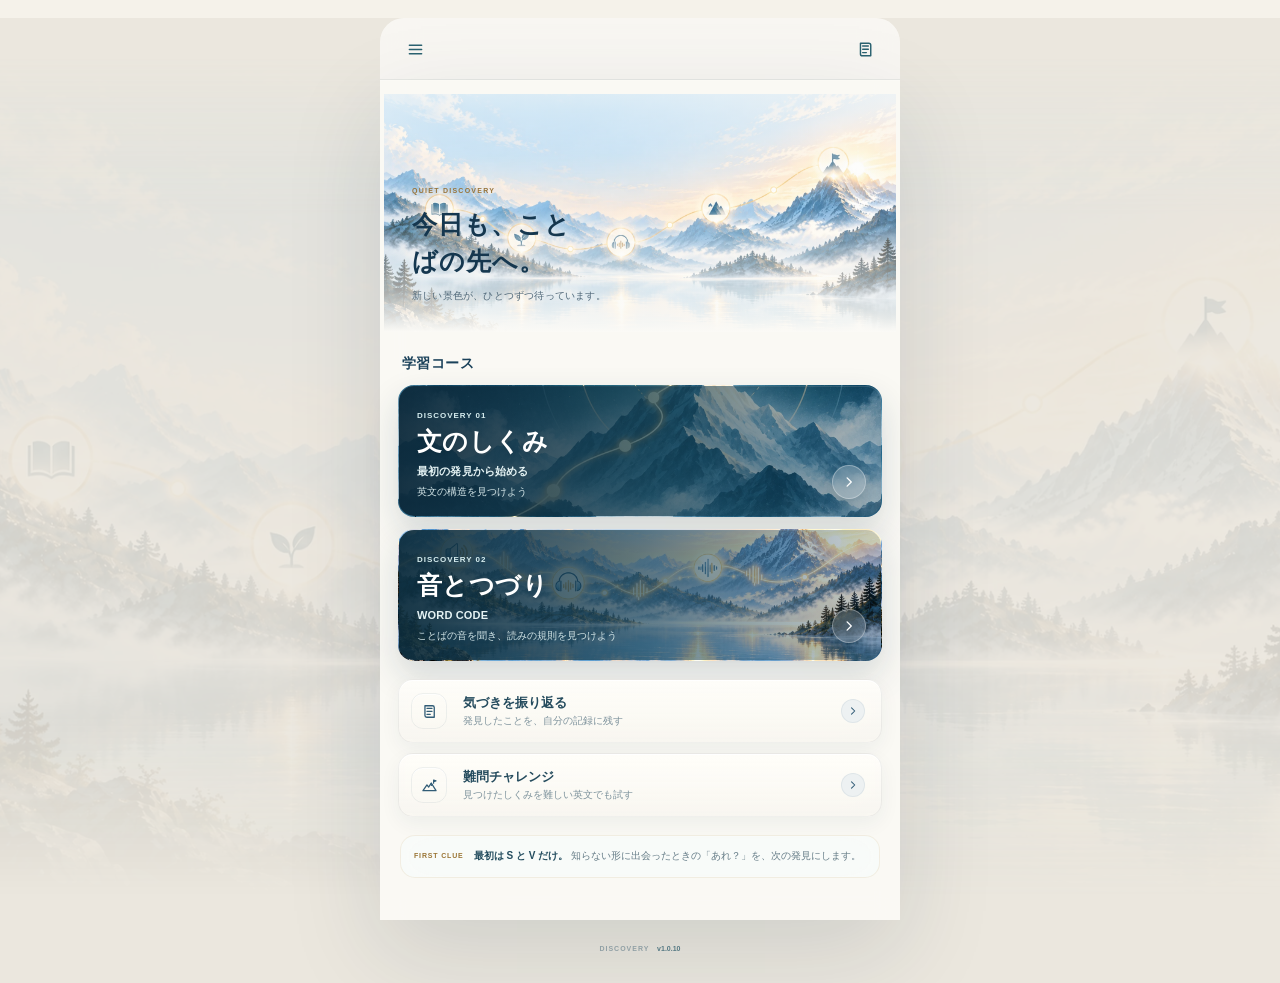
<file: index.html>
<!DOCTYPE html>

<html lang="ja">
<head>
<meta charset="utf-8"/>
<meta content="width=device-width, initial-scale=1, viewport-fit=cover" name="viewport"/>
<meta content="#f7f4ed" name="theme-color"/>
<meta content="英文のしくみと英単語の読み方を、自分で規則を発見しながら学ぶ中学生向け英語学習アプリ。" name="description"/>
<title>DISCOVERY｜英語のしくみ発見</title>
<link href="./manifest.webmanifest" rel="manifest"/>
<link href="./assets/app-icon-192.png" rel="icon" type="image/png"/>
<link href="./styles.css" rel="stylesheet"/>
<link href="./assets/app-icon-192.png" rel="apple-touch-icon"/><meta content="yes" name="apple-mobile-web-app-capable"/></head>
<body>
<div aria-hidden="true" class="ambient ambient-one"></div>
<div aria-hidden="true" class="ambient ambient-two"></div>
<header class="app-header mock-app-header">
<div class="header-left">
<button aria-label="ホームへ戻る" class="header-round-button hidden" id="homeBtn" type="button">
<svg aria-hidden="true" class="qd-icon " viewBox="0 0 24 24"><use href="./assets/qd-icons.svg#icon-arrow-left"></use></svg>
</button>
<button aria-expanded="false" aria-label="学習範囲を設定" class="header-round-button" id="settingsBtn" type="button">
<svg aria-hidden="true" class="qd-icon " viewBox="0 0 24 24"><use href="./assets/qd-icons.svg#icon-menu"></use></svg>
</button>
</div>
<div aria-label="英語のしくみ発見" class="header-message">
<small>今日も、</small><strong>ことばの中に発見を。</strong>
</div>
<div class="header-actions">
<button aria-expanded="false" aria-label="気づきノートを開く" class="header-round-button" id="notebookBtn" type="button">
<svg aria-hidden="true" class="qd-icon " viewBox="0 0 24 24"><use href="./assets/qd-icons.svg#icon-notebook"></use></svg>
</button>
</div>
</header>
<main class="shell">
<section aria-label="学習状況" class="top-status">
<div class="scope-pill">
<span aria-hidden="true" class="dot"></span>
<span id="scopeText">中1・1学期まで</span>
</div>
<div class="streak-pill" title="連続正解">
<span aria-hidden="true" class="streak-mark"><svg aria-hidden="true" class="qd-icon " viewBox="0 0 24 24"><use href="./assets/qd-icons.svg#icon-flame"></use></svg></span>
<span><b id="streakCount">0</b> STREAK</span>
</div>
</section>
<section aria-label="発見した文のしくみ" class="rule-map-card">
<div class="section-heading compact">
<div><span class="section-kicker">DISCOVERY MAP</span><h2>見つけたしくみ</h2></div>
<strong class="success-number" id="successCount">0</strong>
</div>
<div aria-label="文型の進捗" class="rule-map" id="ruleMap"></div>
<p class="sr-only" id="discoveredText">SV</p>
</section>
<section class="home-card mock-home-card hidden" id="homeCard">
<div class="mock-home-title">
<small>QUIET DISCOVERY</small>
<h1>今日も、ことばの先へ。</h1>
<p>新しい景色が、ひとつずつ待っています。</p>
</div>
<div class="home-section-label">学習コース</div>
<div aria-label="学ぶコース" class="mock-course-stack">
<button class="mock-course-card mock-course-grammar" id="discoveryModeBtn" type="button">
<span aria-hidden="true" class="mock-course-shade"></span>
<span class="mock-course-copy"><small>DISCOVERY 01</small><b>文のしくみ</b><em id="discoveryModeTitle">発見をつづける</em><span id="discoveryModeText">英文の構造を見つけよう</span></span>
<span aria-hidden="true" class="mock-course-arrow"><svg aria-hidden="true" class="qd-icon " viewBox="0 0 24 24"><use href="./assets/qd-icons.svg#icon-chevron-right"></use></svg></span>
</button>
<a class="mock-course-card mock-course-phonics" href="./phonics.html">
<span aria-hidden="true" class="mock-course-shade"></span>
<span class="mock-course-copy"><small>DISCOVERY 02</small><b>音とつづり</b><em>WORD CODE</em><span>ことばの音を聞き、読みの規則を見つけよう</span></span>
<span aria-hidden="true" class="mock-course-arrow"><svg aria-hidden="true" class="qd-icon " viewBox="0 0 24 24"><use href="./assets/qd-icons.svg#icon-chevron-right"></use></svg></span>
</a>
</div>
<div class="mock-home-actions">
<button class="mock-action-row" id="practiceModeBtn" type="button"><span class="mock-action-icon spark-icon" aria-hidden="true"><svg aria-hidden="true" class="qd-icon " viewBox="0 0 24 24"><use href="./assets/qd-icons.svg#icon-spark"></use></svg></span><span><b>練習</b><small>5問だけ</small></span><i><svg aria-hidden="true" class="qd-icon " viewBox="0 0 24 24"><use href="./assets/qd-icons.svg#icon-chevron-right"></use></svg></i></button>
<button class="mock-action-row" id="homeNotebookBtn" type="button"><span class="mock-action-icon book-icon" aria-hidden="true"><svg aria-hidden="true" class="qd-icon " viewBox="0 0 24 24"><use href="./assets/qd-icons.svg#icon-notebook"></use></svg></span><span><b>発見ノート</b><small>振り返る</small></span><i><svg aria-hidden="true" class="qd-icon " viewBox="0 0 24 24"><use href="./assets/qd-icons.svg#icon-chevron-right"></use></svg></i></button>
<button class="mock-action-row" id="learningModeBtn" type="button"><span class="mock-action-icon route-icon" aria-hidden="true"><svg aria-hidden="true" class="qd-icon " viewBox="0 0 24 24"><use href="./assets/qd-icons.svg#icon-route"></use></svg></span><span><b>役割</b><small>S・V・O・C・M</small></span><i><svg aria-hidden="true" class="qd-icon " viewBox="0 0 24 24"><use href="./assets/qd-icons.svg#icon-chevron-right"></use></svg></i></button>
<button class="mock-action-row" id="challengeModeBtn" type="button"><span class="mock-action-icon peak-icon" aria-hidden="true"><svg aria-hidden="true" class="qd-icon " viewBox="0 0 24 24"><use href="./assets/qd-icons.svg#icon-mountain"></use></svg></span><span><b>チャレンジ</b><small id="challengeModeText">難しい英文へ</small></span><i id="challengeModeArrow"><svg aria-hidden="true" class="qd-icon " viewBox="0 0 24 24"><use href="./assets/qd-icons.svg#icon-chevron-right"></use></svg></i></button>
</div>
<div class="mastery-panel mock-mastery-panel">
<div class="mastery-head"><span>学習の記録</span><small>今日までの発見</small></div>
<div class="home-record-grid">
  <div><small>見つけたしくみ</small><strong id="homeDiscoveryCount">1</strong><span>/ 6</span></div>
  <div><small>総合進捗</small><strong id="homeProgressPercent">17</strong><span>%</span></div>
</div>
<div class="home-record-bar" aria-hidden="true"><span id="homeProgressBar"></span></div>
<div class="mastery-list" id="masteryList"></div>
</div>
</section>
<section class="hero-card mock-home-card mock-home-first" id="introCard">
<div class="mock-home-title">
<small>QUIET DISCOVERY</small>
<h1>今日も、ことばの先へ。</h1>
<p>新しい景色が、ひとつずつ待っています。</p>
</div>
<div class="home-section-label">学習コース</div>
<div aria-label="学ぶコース" class="mock-course-stack">
<button class="mock-course-card mock-course-grammar" id="startBtn" type="button">
<span aria-hidden="true" class="mock-course-shade"></span>
<span class="mock-course-copy"><small>DISCOVERY 01</small><b>文のしくみ</b><em>最初の発見から始める</em><span>英文の構造を見つけよう</span></span>
<span aria-hidden="true" class="mock-course-arrow"><svg aria-hidden="true" class="qd-icon " viewBox="0 0 24 24"><use href="./assets/qd-icons.svg#icon-chevron-right"></use></svg></span>
</button>
<a class="mock-course-card mock-course-phonics" href="./phonics.html">
<span aria-hidden="true" class="mock-course-shade"></span>
<span class="mock-course-copy"><small>DISCOVERY 02</small><b>音とつづり</b><em>WORD CODE</em><span>ことばの音を聞き、読みの規則を見つけよう</span></span>
<span aria-hidden="true" class="mock-course-arrow"><svg aria-hidden="true" class="qd-icon " viewBox="0 0 24 24"><use href="./assets/qd-icons.svg#icon-chevron-right"></use></svg></span>
</a>
</div>
<div aria-label="この先にできること" class="mock-home-actions mock-home-actions-preview">
<div class="mock-action-row is-preview"><span class="mock-action-icon book-icon" aria-hidden="true"><svg aria-hidden="true" class="qd-icon " viewBox="0 0 24 24"><use href="./assets/qd-icons.svg#icon-notebook"></use></svg></span><span><b>気づきを振り返る</b><small>発見したことを、自分の記録に残す</small></span><i><svg aria-hidden="true" class="qd-icon " viewBox="0 0 24 24"><use href="./assets/qd-icons.svg#icon-chevron-right"></use></svg></i></div>
<div class="mock-action-row is-preview"><span class="mock-action-icon peak-icon" aria-hidden="true"><svg aria-hidden="true" class="qd-icon " viewBox="0 0 24 24"><use href="./assets/qd-icons.svg#icon-mountain"></use></svg></span><span><b>難問チャレンジ</b><small>見つけたしくみを難しい英文でも試す</small></span><i><svg aria-hidden="true" class="qd-icon " viewBox="0 0 24 24"><use href="./assets/qd-icons.svg#icon-chevron-right"></use></svg></i></div>
</div>
<div class="first-clue-note"><span>FIRST CLUE</span><p><b>最初は S と V だけ。</b> 知らない形に出会ったときの「あれ？」を、次の発見にします。</p></div>
</section>
<section aria-live="polite" class="game-card hidden" id="gameCard">
<div class="discovery-stepbar" id="discoveryStepBar" aria-label="発見までの進み具合"><div><span id="discoveryStepFill"></span></div><b id="discoveryStepText">1 / 3</b></div>
<div class="practice-insight hidden" id="practiceInsight"><span aria-hidden="true" class="insight-icon"><svg aria-hidden="true" class="qd-icon " viewBox="0 0 24 24"><use href="./assets/qd-icons.svg#icon-spark"></use></svg></span><div><b>見えてきた！</b><small>同じしくみが使えるよ。</small></div></div>
<div class="question-head">
<div>
<div class="question-meta"><span id="questionNumber">Q 01</span></div>
<h1 id="questionTitle">英文の役割を見つける</h1>
<p id="questionKicker">役割を選んで、英文のまとまりをタップ。</p>
</div>
<div class="question-tools">
<button aria-label="気づきノートを開く" class="mini-button" id="quickNotebookBtn" type="button">
<svg aria-hidden="true" class="qd-icon " viewBox="0 0 24 24"><use href="./assets/qd-icons.svg#icon-notebook"></use></svg>
<span>気づき</span>
</button>
<button aria-expanded="false" class="mini-button" id="wordHintBtn" type="button">
<svg aria-hidden="true" class="qd-icon " viewBox="0 0 24 24"><use href="./assets/qd-icons.svg#icon-bulb"></use></svg>
<span>単語</span>
</button>
</div>
</div>
<div aria-label="5問練習の進み具合" class="practice-progress hidden" id="practiceProgress"></div>
<div class="sentence-stage">
<div aria-hidden="true" class="stage-grid"></div>
<div aria-label="英文" class="sentence-area" id="sentenceArea"></div>
<div class="hint-box hidden" id="hintBox"></div></div><div aria-hidden="true" class="game-landscape"></div>
<div class="grammar-hint-label"><svg aria-hidden="true" class="qd-icon" viewBox="0 0 24 24"><use href="./assets/qd-icons.svg#icon-bulb"></use></svg><span>発見のヒント</span><small>役割を1つずつ確かめると、文の骨組みが見えてきます。</small></div>
<div aria-live="polite" class="selected-role-line">
<span>SELECT</span>
<b id="selectedRoleText">S 主語</b>
<i></i>
<small>英文をタップ</small>
</div>
<div class="control-dock">
<div aria-label="役割を選択" class="role-palette" id="rolePalette"></div>
<div class="dock-actions">
<button class="text-button" id="clearBtn" type="button">クリア</button>
<button class="primary-button check-button" disabled="" id="checkBtn" type="button">
<span>決定</span><svg aria-hidden="true" class="qd-icon " viewBox="0 0 24 24"><use href="./assets/qd-icons.svg#icon-arrow-right"></use></svg>
</button>
</div>
</div>
</section>
<section aria-live="assertive" class="feedback-card hidden" id="feedbackCard"><div aria-hidden="true" class="discovery-orbit"><span></span><span></span><span></span></div>
<div class="feedback-topline"><span id="feedbackKicker">RESULT</span><span class="feedback-pattern" id="feedbackPattern"></span></div>
<div aria-hidden="true" class="feedback-icon" id="feedbackIcon"><svg aria-hidden="true" class="qd-icon" viewBox="0 0 24 24"><use href="./assets/qd-icons.svg#icon-check"></use></svg></div>
<h1 id="feedbackTitle"></h1>
<div class="feedback-body" id="feedbackBody"></div>
<div class="answer-strip" id="answerStrip"></div>
<button class="review-retry-button hidden" id="reviewRetryBtn" type="button">
<span>気づきを見て、同じ問題をもう一度</span><span aria-hidden="true"><svg aria-hidden="true" class="qd-icon " viewBox="0 0 24 24"><use href="./assets/qd-icons.svg#icon-retry"></use></svg></span>
</button>
<button class="primary-button full-button" id="nextBtn" type="button">
<span>次へ</span><svg aria-hidden="true" class="qd-icon " viewBox="0 0 24 24"><use href="./assets/qd-icons.svg#icon-arrow-right"></use></svg>
</button>
</section>
<section class="complete-card hidden" id="completeCard">
<div aria-hidden="true" class="complete-mark"><svg aria-hidden="true" class="qd-icon " viewBox="0 0 24 24"><use href="./assets/qd-icons.svg#icon-check"></use></svg></div>
<span class="section-kicker">DISCOVERY MAP COMPLETE</span>
<h1>バラバラだった英文が、<br/>しくみとして見えてきた。</h1>
<p>5つの文型と、骨組みの外から情報を足すMまで発見しました。</p>
<div class="rule-summary"><span>SV</span><span>SVC</span><span>SVO</span><span>SVOO</span><span>SVOC</span><span>＋M</span></div>
<p class="complete-next">次は、疑問文・否定文・do / does・時制なども「今までとの違い」から発見できます。</p>
<div class="complete-actions">
<button class="challenge-primary-button" id="challengeFromCompleteBtn" type="button">高校・大学レベルに挑む <span><svg aria-hidden="true" class="qd-icon " viewBox="0 0 24 24"><use href="./assets/qd-icons.svg#icon-arrow-right"></use></svg></span></button>
<button class="secondary-button full-button" id="continueMixedBtn" type="button">5問だけ練習する</button>
</div>
</section>
<section class="practice-complete-card hidden" id="practiceCompleteCard">
<div class="practice-complete-top">
<div><span class="section-kicker">5 QUESTION PRACTICE</span><h1>今日の5問、ここまで。</h1></div>
<div class="practice-score" id="practiceScore">0<span>/5</span></div>
</div>
<p class="practice-complete-message" id="practiceCompleteMessage"></p>
<div class="practice-result-list" id="practiceResultList"></div>
<div class="practice-summary-actions">
<button class="primary-button full-button" id="practiceAgainBtn" type="button">もう5問</button>
<button class="secondary-button full-button" id="practiceNotebookBtn" type="button">気づきを確認する</button>
<button class="text-button full-button" id="practiceHomeBtn" type="button">ホームへ戻る</button>
</div>
</section>
<section class="learning-card hidden" id="learningCard">
<div class="learning-hero">
<span class="section-kicker">DISCOVERY LAB · ROLES</span>
<h1>S・V・O・Cには、<br/>何が入る？</h1>
<p>ここは「説明を読みたいとき」の学びページ。<strong>S・V・O・Cは品詞の名前ではなく、文の中での仕事</strong>です。まず「役割の箱」と「入る材料」を分けて見ます。</p>
</div>
<div class="role-material-note">
<div><span>ROLE</span><b>文の役割 ＝ 箱</b><small>S / V / O / C</small></div>
<span aria-hidden="true" class="role-material-arrow">←</span>
<div><span>PART OF SPEECH</span><b>品詞 ＝ 入る材料</b><small>名詞 / 動詞 / 形容詞 …</small></div>
</div>
<div aria-label="S V O C の基本対応" class="learning-summary" id="learningSummary"></div>
<div class="learning-section-head">
<div><span class="section-kicker">PATTERN GUIDE</span><h2>役割を1つずつ見る</h2></div>
<small>タップして切り替え</small>
</div>
<div aria-label="学ぶ役割" class="learning-role-tabs" id="learningRoleTabs" role="tablist"></div>
<article aria-live="polite" class="learning-role-panel" id="learningRolePanel"></article>
<section class="same-word-card">
<span class="section-kicker">SAME WORD, DIFFERENT JOB</span>
<h2>同じ品詞でも、役割は変わる</h2>
<p id="comparisonIntro"></p>
<div class="comparison-rows" id="comparisonRows"></div>
<div class="comparison-conclusion" id="comparisonConclusion"></div>
</section>
<div class="learning-memory-card">
<span class="section-kicker">FIRST MEMORY</span>
<h2>まずは、この4つだけ。</h2>
<div class="memory-lines">
<p><b class="memory-role role-s-text">S</b><span>＝ 名詞の仲間</span></p>
<p><b class="memory-role role-v-text">V</b><span>＝ 動詞の仲間</span></p>
<p><b class="memory-role role-o-text">O</b><span>＝ 名詞の仲間</span></p>
<p><b class="memory-role role-c-text">C</b><span>＝ 名詞・形容詞の仲間</span></p>
</div>
<p class="learning-next-note">あとで不定詞・動名詞・that＋文などを習うと、「名詞の仲間」の形が増えていきます。</p>
</div>
</section>
<section class="challenge-intro-card hidden" id="challengeIntroCard">
<div class="challenge-hero-line"><span class="section-kicker">PROVE THE DISCOVERY</span><span class="challenge-level-chip">高校・大学レベル</span></div>
<h1>知らない英文でも、<br/><em>骨組み</em>は見つけられる。</h1>
<p>難しい単語や、まだ習っていない文法が混ざっていても大丈夫。単語の意味は補助を使い、<strong>S・V・O・C・Mの見方</strong>で挑戦します。</p>
<div class="challenge-hero-scene" aria-hidden="true"><span>Challenge<br/>Take You Further.</span></div>
<div class="challenge-purpose-grid">
<article><span>01</span><b>文型を見抜く</b><small>長い文でも大きなかたまりに分ける</small></article>
<article><span>02</span><b>穴埋め</b><small>その場所に入る品詞・役割から考える</small></article>
<article><span>03</span><b>並び替え</b><small>S→V→O/Cの骨組みから順番を作る</small></article>
</div>
<div class="challenge-rule-note"><span>POINT</span><p><b>知らない単語があっても失格ではありません。</b>「単語」を押せば、日本語の意味と品詞を確認できます。</p></div>
<button class="challenge-primary-button" id="challengeStartBtn" type="button">5問チャレンジを始める <span><svg aria-hidden="true" class="qd-icon " viewBox="0 0 24 24"><use href="./assets/qd-icons.svg#icon-arrow-right"></use></svg></span></button>
</section>
<section class="challenge-play-card hidden" id="challengePlayCard">
<div class="challenge-play-head">
<div><span class="section-kicker" id="challengeTypeLabel">STRUCTURE</span><h1 id="challengeQuestionTitle">文型を見抜く</h1><p id="challengeQuestionLead"></p></div>
<button aria-expanded="false" class="mini-button challenge-word-button" id="challengeHintBtn" type="button"><span>単語</span></button>
</div>
<div aria-label="難問チャレンジの進み具合" class="challenge-progress" id="challengeProgress"></div>
<div class="hint-box challenge-hint-box hidden" id="challengeHintBox"></div>
<div class="challenge-prompt" id="challengePrompt"></div>
<div class="challenge-work" id="challengeWork"></div>
<div class="challenge-controls" id="challengeControls"></div>
<button class="challenge-primary-button" disabled="" id="challengeCheckBtn" type="button">答えを決める <span><svg aria-hidden="true" class="qd-icon " viewBox="0 0 24 24"><use href="./assets/qd-icons.svg#icon-arrow-right"></use></svg></span></button>
</section>
<section class="challenge-feedback-card hidden" id="challengeFeedbackCard">
<div class="challenge-feedback-head"><span class="section-kicker" id="challengeFeedbackKicker">RESULT</span><span class="challenge-pattern-reveal" id="challengeFeedbackPattern"></span></div>
<div class="challenge-feedback-mark" id="challengeFeedbackMark"><svg aria-hidden="true" class="qd-icon" viewBox="0 0 24 24"><use href="./assets/qd-icons.svg#icon-check"></use></svg></div>
<h1 id="challengeFeedbackTitle"></h1>
<div class="challenge-answer-reveal" id="challengeFeedbackAnswer"></div>
<div class="challenge-insight" id="challengeFeedbackInsight"></div>
<button class="challenge-primary-button" id="challengeNextBtn" type="button">次の難問へ <span><svg aria-hidden="true" class="qd-icon " viewBox="0 0 24 24"><use href="./assets/qd-icons.svg#icon-arrow-right"></use></svg></span></button>
</section>
<section class="challenge-complete-card hidden" id="challengeCompleteCard">
<span class="section-kicker">CHALLENGE COMPLETE</span>
<div class="challenge-complete-score"><strong id="challengeScore">0</strong><span>/5</span></div>
<h1 id="challengeCompleteTitle">難しい英文にも、同じ骨組みがあった。</h1>
<p id="challengeCompleteMessage"></p>
<div class="challenge-result-list" id="challengeResultList"></div>
<div class="challenge-transfer-card"><span>WHY THIS MATTERS</span><b>文型が見えると、穴埋め・並び替えでも「どこに何が入るか」を考えられる。</b><p>単語を全部知らなくても、文の役割を手がかりに選択肢を減らせます。</p></div>
<div class="challenge-summary-actions"><button class="challenge-primary-button" id="challengeAgainBtn" type="button">もう一度挑戦</button><button class="text-button full-button" id="challengeHomeBtn" type="button">ホームへ戻る</button></div>
</section>
<section class="principle-card">
<span class="section-kicker">HOW IT WORKS</span>
<h2>未知は、一度に1つ。</h2>
<p>新しい文法に出会うときは、できるだけ知っている単語を使います。正解することより、「今までと違う」に自分で気づくことを大切にします。</p>
</section>
</main>
<div aria-hidden="true" class="sheet-backdrop hidden" id="notebookBackdrop"></div>
<section aria-labelledby="notebookTitle" aria-modal="true" class="notebook-sheet hidden" id="notebookPanel" role="dialog">
<div aria-hidden="true" class="sheet-handle"></div>
<div class="sheet-heading">
<div><span class="section-kicker">DISCOVERY LOG</span><h2 id="notebookTitle">気づきノート</h2></div>
<button aria-label="閉じる" class="close-button" id="notebookCloseBtn" type="button"><svg aria-hidden="true" class="qd-icon " viewBox="0 0 24 24"><use href="./assets/qd-icons.svg#icon-close"></use></svg></button>
</div>
<p class="sheet-lead notebook-lead">自分で見つけたルールの記録です。わからなくなったときは、ここから見つけた瞬間に戻れます。</p>
<div class="notebook-status"><span id="notebookCount">1 / 6</span><b>見つけた順に記録</b></div>
<div class="notebook-list" id="notebookList"></div>
<button class="primary-button full-button" id="notebookReturnBtn" type="button">問題に戻る</button>
</section>
<div aria-hidden="true" class="sheet-backdrop hidden" id="settingsBackdrop"></div>
<section aria-labelledby="settingsTitle" aria-modal="true" class="settings-sheet hidden" id="settingsPanel" role="dialog">
<div aria-hidden="true" class="sheet-handle"></div>
<div class="sheet-heading">
<div><span class="section-kicker">LEARNING RANGE</span><h2 id="settingsTitle">学習範囲</h2></div>
<button aria-label="閉じる" class="close-button" id="settingsCloseBtn" type="button"><svg aria-hidden="true" class="qd-icon " viewBox="0 0 24 24"><use href="./assets/qd-icons.svg#icon-close"></use></svg></button>
</div>
<p class="sheet-lead">選んだ時期までの語彙を、問題づくりに使います。</p>
<div class="settings-grid">
<label>学年
        <select id="gradeSelect"><option value="1">中学1年</option><option value="2">中学2年</option></select>
</label>
<label>学期
        <select id="termSelect"><option value="1">1学期</option><option value="2">2学期</option><option value="3">3学期</option></select>
</label>
</div>
<label class="toggle-row">
<span><b>単語の日本語ヒント</b><small>分からない単語だけ確認できます</small></span>
<input checked="" id="hintToggle" type="checkbox"/><i aria-hidden="true"></i>
</label>
<span class="data-chip">共通基礎語彙・学期目安</span>
<button class="primary-button full-button" id="applySettingsBtn" type="button">この範囲で学ぶ</button>
<button class="reset-button" id="resetProgressBtn" type="button">学習記録を最初から</button>
<p class="fine-print">学期は共通基礎語彙の目安です。教科書によって導入時期は異なります。</p>
</section>
<div aria-live="polite" class="toast hidden" id="toast" role="status"></div>
<footer><p>DISCOVERY <span>v1.0.10</span></p></footer>
<script src="./data/wordbank.js"></script>
<script src="./core.js"></script>
<script src="./data/role-guide.js"></script>
<script src="./data/challenge-bank.js"></script>
<script src="./app.js"></script>
</body>
</html>
</file>
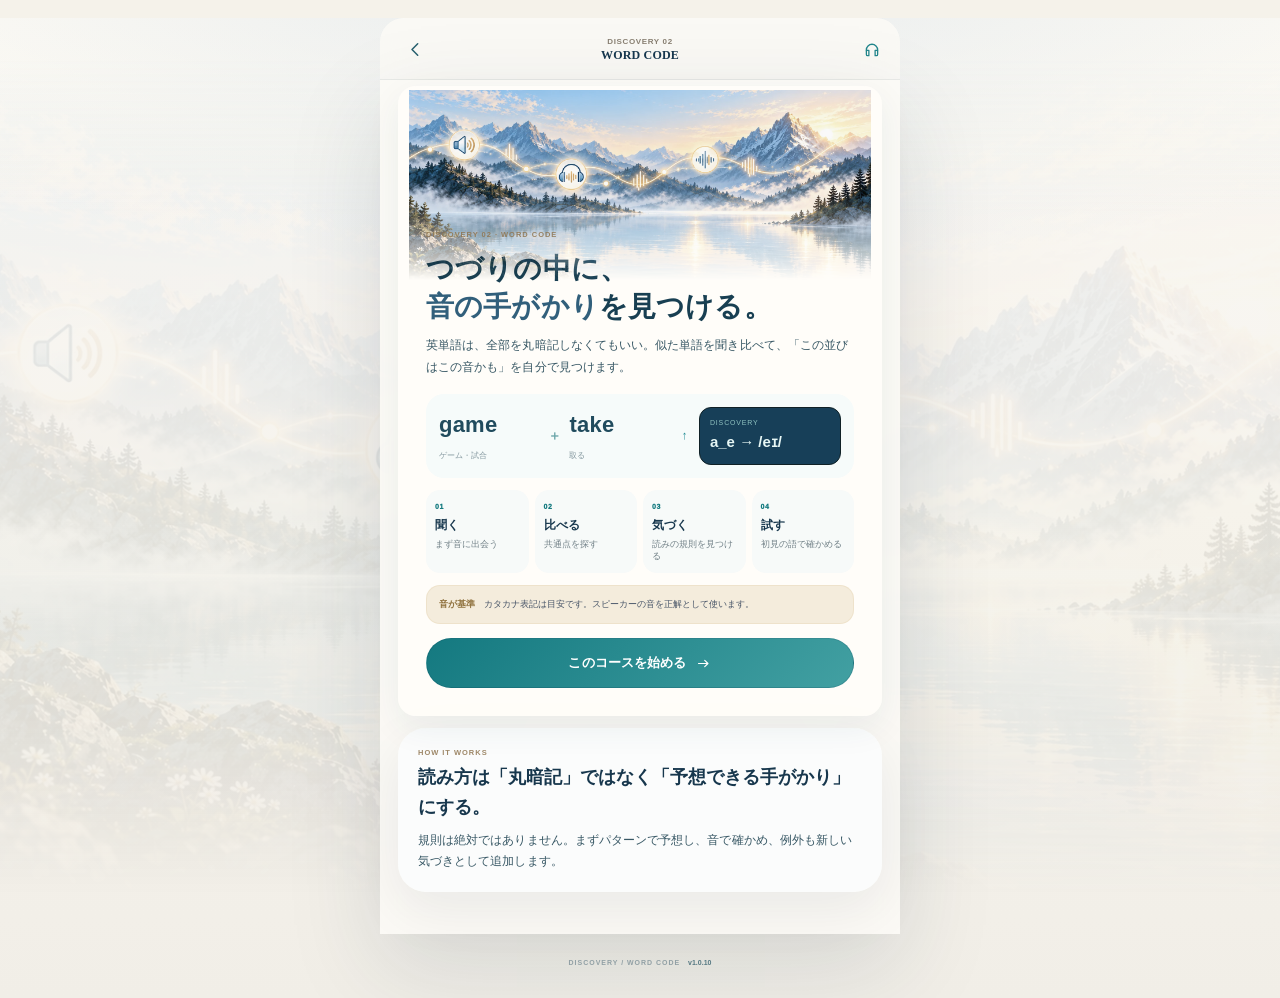
<file: phonics.html>
<!DOCTYPE html>

<html lang="ja">
<head>
<meta charset="utf-8"/>
<meta content="width=device-width, initial-scale=1, viewport-fit=cover" name="viewport"/>
<meta content="#f7f4ed" name="theme-color"/>
<meta content="英単語の読み方を、音とつづりのパターンから発見する中学生向けコース。" name="description"/>
<title>DISCOVERY｜単語の読みを発見</title>
<link href="./manifest.webmanifest" rel="manifest"/>
<link href="./assets/app-icon-192.png" rel="icon" type="image/png"/>
<link href="./styles.css" rel="stylesheet"/>
<link href="./assets/app-icon-192.png" rel="apple-touch-icon"/><meta content="yes" name="apple-mobile-web-app-capable"/></head>
<body class="word-code-body">
<div aria-hidden="true" class="ambient ambient-one"></div>
<div aria-hidden="true" class="ambient ambient-two"></div>
<header class="app-header mock-app-header phonics-mock-header">
<div class="header-left">
<button aria-label="WORD CODEホームへ戻る" class="header-round-button hidden" id="phonicsHomeBtn" type="button"><svg aria-hidden="true" class="qd-icon " viewBox="0 0 24 24"><use href="./assets/qd-icons.svg#icon-arrow-left"></use></svg></button>
<a aria-label="アプリホームへ戻る" class="header-round-button" href="./index.html" id="phonicsAppHomeLink"><svg aria-hidden="true" class="qd-icon " viewBox="0 0 24 24"><use href="./assets/qd-icons.svg#icon-arrow-left"></use></svg></a>
</div>
<div class="header-message"><small>DISCOVERY 02</small><strong>WORD CODE</strong></div>
<div class="header-actions"><span aria-hidden="true" class="header-sound-mark"><svg aria-hidden="true" class="qd-icon " viewBox="0 0 24 24"><use href="./assets/qd-icons.svg#icon-headphones"></use></svg></span></div>
</header>
<main class="shell phonics-shell">
<section aria-label="コース切り替え" class="phonics-course-switcher">
<a class="course-tab" href="./index.html"><small>DISCOVERY 01</small><b>文のしくみ</b></a>
<div class="course-tab active"><small>DISCOVERY 02</small><b>単語の読み</b></div>
</section>
<section class="phonics-progress-card hidden" id="phonicsProgressCard">
<div class="section-heading compact">
<div><span class="section-kicker">DISCOVERY MAP</span><h2>見つけた読みの手がかり</h2></div>
<strong class="phonics-found-number" id="phonicsFoundCount">0</strong>
</div>
<div class="phonics-progress-map" id="phonicsProgressMap"></div>
</section>
<section class="phonics-card phonics-intro-card" id="phonicsIntroCard"><div aria-hidden="true" class="phonics-hero-art"></div>
<span class="section-kicker">DISCOVERY 02 · WORD CODE</span>
<h1>つづりの中に、<br/><em>音の手がかり</em>を見つける。</h1>
<p class="phonics-lead">英単語は、全部を丸暗記しなくてもいい。似た単語を聞き比べて、「この並びはこの音かも」を自分で見つけます。</p>
<div class="phonics-example-hero">
<div><span>game</span><small>ゲーム・試合</small></div>
<i>＋</i>
<div><span>take</span><small>取る</small></div>
<b>→</b>
<div class="phonics-discovery-chip"><small>DISCOVERY</small><strong>a_e → /eɪ/</strong></div>
</div>
<div class="phonics-principles">
<article><span>01</span><b>聞く</b><small>まず音に出会う</small></article>
<article><span>02</span><b>比べる</b><small>共通点を探す</small></article>
<article><span>03</span><b>気づく</b><small>読みの規則を見つける</small></article>
<article><span>04</span><b>試す</b><small>初見の語で確かめる</small></article>
</div>
<div class="phonics-audio-note"><b>音が基準</b><span>カタカナ表記は目安です。スピーカーの音を正解として使います。</span></div>
<button class="primary-button full-button" id="phonicsStartBtn" type="button">このコースを始める <span><svg aria-hidden="true" class="qd-icon " viewBox="0 0 24 24"><use href="./assets/qd-icons.svg#icon-arrow-right"></use></svg></span></button>
</section>
<section class="phonics-card hidden" id="phonicsHomeCard"><div aria-hidden="true" class="phonics-home-art"></div>
<div class="phonics-home-head"><span class="section-kicker">WORD CODE</span><h1>今日は、どの発見をする？</h1><p>新しい音の手がかりを探す。見つけた規則を使う。わからなくなったら発見表に戻る。</p></div>
<div class="phonics-school-scope" aria-label="学校の単語範囲">
  <div><span>SCHOOL RANGE</span><b id="phonicsScopeText">中1・1学期目安</b><small>学校で覚える単語に近い範囲から練習</small></div>
  <div class="phonics-scope-controls">
    <label><span class="sr-only">学年</span><select id="phonicsGradeSelect"><option value="1">中1</option><option value="2">中2</option></select></label>
    <label><span class="sr-only">学期</span><select id="phonicsTermSelect"><option value="1">1学期</option><option value="2">2学期</option><option value="3">3学期</option></select></label>
    <button id="phonicsScopeApply" type="button">反映</button>
  </div>
</div>
<div class="mode-stack">
<button class="mode-card phonics-mode-discover" id="phonicsDiscoverBtn" type="button"><span class="mode-index">01</span><span class="mode-copy"><b id="phonicsDiscoverTitle">読み方を発見する</b><small id="phonicsDiscoverText">似た単語を聞き比べて、次のパターンを見つける。</small></span><span class="mode-arrow"><svg aria-hidden="true" class="qd-icon " viewBox="0 0 24 24"><use href="./assets/qd-icons.svg#icon-chevron-right"></use></svg></span></button>
<button class="mode-card phonics-mode-practice" id="phonicsPracticeBtn" type="button"><span class="mode-index">02</span><span class="mode-copy"><b>5問だけ音を読む</b><small>発見済みのパターンだけ。苦手・久しぶりを少し多めに。</small></span><span class="mode-arrow"><svg aria-hidden="true" class="qd-icon " viewBox="0 0 24 24"><use href="./assets/qd-icons.svg#icon-chevron-right"></use></svg></span></button>
<button class="mode-card phonics-mode-memory" id="phonicsMemoryBtn" type="button"><span class="mode-index">03</span><span class="mode-copy"><b>5語だけ覚える</b><small>つづり → 音 → 意味をつないで、学校の単語暗記につなげる。</small></span><span class="mode-arrow"><svg aria-hidden="true" class="qd-icon " viewBox="0 0 24 24"><use href="./assets/qd-icons.svg#icon-chevron-right"></use></svg></span></button>
<button class="mode-card phonics-mode-map" id="phonicsMapBtn" type="button"><span class="mode-index">04</span><span class="mode-copy"><b>音の発見表を見る</b><small>発見した規則だけが埋まる。例外もあとから同じ表に加わる。</small></span><span class="mode-arrow"><svg aria-hidden="true" class="qd-icon " viewBox="0 0 24 24"><use href="./assets/qd-icons.svg#icon-chevron-right"></use></svg></span></button>
</div>
<div class="phonics-mastery-panel"><div class="mastery-head"><span>今の手ごたえ</span><small>音のパターンごとに表示</small></div><div class="mastery-list" id="phonicsMasteryList"></div></div>
</section>
<section class="phonics-card hidden" id="phonicsDiscoverCard">
<div class="sound-mode-tabs" aria-label="音の発見ステップ"><span class="active">音とつづり</span><span>聞いてみよう</span><span>声に出そう</span></div>
<div class="phonics-question-head"><div><span class="section-kicker" id="phonicsStageCode">SOUND 01</span><h1 id="phonicsStageTitle">読み方を比べる</h1><p id="phonicsStageLead"></p></div><span class="phonics-counter" id="phonicsStageCounter">1 / 10</span></div>
<div class="phonics-pattern-summary" id="phonicsPatternSummary"></div>
<div class="phonics-instruction"><span>LISTEN &amp; COMPARE</span><b>単語を押して音を聞く。共通しているところを探す。</b></div>
<div class="phonics-word-grid" id="phonicsExampleGrid"></div>
<div class="phonics-question-box"><small>YOUR GUESS</small><b id="phonicsGuessPrompt">何が読みの手がかりになっていそう？</b><div class="phonics-guess-options" id="phonicsGuessOptions"></div></div>
</section>
<section class="phonics-card phonics-reveal-card hidden" id="phonicsRevealCard"><div aria-hidden="true" class="discovery-orbit"><span></span><span></span><span></span></div>
<div class="phonics-reveal-head"><span class="section-kicker">DISCOVERED</span><span class="phonics-pattern-pill" id="phonicsRevealCode"></span></div>
<div class="phonics-reveal-mark"><svg aria-hidden="true" class="qd-icon " viewBox="0 0 24 24"><use href="./assets/qd-icons.svg#icon-spark"></use></svg></div>
<h1 id="phonicsRevealTitle"></h1>
<div class="phonics-rule-reveal" id="phonicsRevealRule"></div>
<div class="phonics-contrast-area" id="phonicsContrastArea"></div>
<div class="phonics-probe-box"><span>TRY A NEW WORD</span><p>まだ音を聞かずに、今見つけた手がかりで読んでみる。</p><div class="phonics-probe-word" id="phonicsProbeWord"></div><button class="phonics-audio-primary" id="phonicsProbeAudioBtn" type="button"><span class="speaker-icon"><svg aria-hidden="true" class="qd-icon " viewBox="0 0 24 24"><use href="./assets/qd-icons.svg#icon-speaker"></use></svg></span><span>音を確かめる</span></button><p class="phonics-probe-prompt" id="phonicsProbePrompt"></p></div>
<button class="primary-button full-button" disabled="" id="phonicsRevealNextBtn" type="button">次へ <span><svg aria-hidden="true" class="qd-icon " viewBox="0 0 24 24"><use href="./assets/qd-icons.svg#icon-arrow-right"></use></svg></span></button>
</section>
<section class="phonics-card hidden" id="phonicsMapCard">
<div class="phonics-home-head"><span class="section-kicker">SOUND DISCOVERY TABLE</span><h1>音の発見表</h1><p>見つけた規則だけが少しずつ埋まる。まだ知らないところは、答えを先に見せず「？」のまま残します。</p></div>
<div class="sound-table-summary"><div><small>FOUND</small><strong id="phonicsTableFound">0</strong></div><span>/</span><div><small>TABLE</small><strong id="phonicsTableTotal">0</strong></div><p id="phonicsTableHint">見つけた音を一覧で確認できます。</p></div>
<div class="sound-table-tabs" aria-label="発見表の表示" role="tablist">
  <button class="active" id="soundFilterAll" type="button">すべて</button>
  <button id="soundFilterFound" type="button">発見済み</button>
  <button id="soundFilterUnknown" type="button">まだ未知</button>
</div>
<div aria-label="音の発見表" class="sound-discovery-table compact-table" id="phonicsSoundTable"></div>
<div class="sound-table-selection" id="soundTableSelection">
  <div><small>SELECTED</small><b id="soundSelectedLabel">発見済みの行を選ぶ</b></div>
  <button aria-label="選んだ音を聞く" class="sound-selected-audio" disabled id="soundSelectedAudio" type="button"><svg aria-hidden="true" class="qd-icon " viewBox="0 0 24 24"><use href="./assets/qd-icons.svg#icon-speaker"></use></svg><span class="sr-only">音を聞く</span></button>
  <button class="phonics-log-practice" disabled id="soundSelectedPractice" type="button">この音を5問</button>
</div>
<button class="sound-log-toggle" id="phonicsLogToggleBtn" type="button">詳しい発見記録を見る <span class="log-chevron"><svg aria-hidden="true" class="qd-icon " viewBox="0 0 24 24"><use href="./assets/qd-icons.svg#icon-chevron-right"></use></svg></span></button>
<div class="sound-log-wrap hidden" id="phonicsLogWrap">
  <div class="sound-table-divider"><span>DISCOVERY LOG</span><b>発見した順に、詳しく振り返る</b></div>
  <div class="phonics-map-list" id="phonicsMapList"></div>
</div>
<button class="text-button full-button" id="phonicsMapHomeBtn" type="button">ホームへ戻る</button>
</section>
<section class="phonics-card hidden" id="phonicsPracticeCard">
<div class="phonics-question-head"><div><span class="section-kicker">5 WORD PRACTICE</span><h1>このつづり、どの音の仲間？</h1><p>先に予想してから、音を確かめます。</p></div><span class="phonics-counter" id="phonicsPracticeCounter">1 / 5</span></div>
<div class="practice-progress" id="phonicsPracticeDots"></div>
<div class="phonics-practice-stage"><span class="phonics-focus-label" id="phonicsPracticeFocus">PATTERN</span><div class="phonics-big-word" id="phonicsPracticeWord"></div><button class="phonics-meaning-button" id="phonicsMeaningBtn" type="button">意味を見る</button><p class="phonics-practice-meaning hidden" id="phonicsPracticeMeaning"></p></div>
<div class="phonics-sound-choices" id="phonicsSoundChoices"></div>
<button class="primary-button full-button" disabled="" id="phonicsPracticeCheckBtn" type="button">答えを決める</button>
</section>
<section class="phonics-card hidden" id="phonicsPracticeFeedbackCard">
<span class="section-kicker" id="phonicsFeedbackKicker">CHECK</span>
<div class="phonics-reveal-mark" id="phonicsFeedbackMark"><svg aria-hidden="true" class="qd-icon" viewBox="0 0 24 24"><use href="./assets/qd-icons.svg#icon-check"></use></svg></div>
<h1 id="phonicsFeedbackTitle"></h1>
<div class="phonics-rule-reveal" id="phonicsFeedbackRule"></div>
<button class="phonics-audio-primary" id="phonicsFeedbackAudioBtn" type="button"><span class="speaker-icon"><svg aria-hidden="true" class="qd-icon " viewBox="0 0 24 24"><use href="./assets/qd-icons.svg#icon-speaker"></use></svg></span><span>実際の音を聞く</span></button>
<button class="primary-button full-button" id="phonicsPracticeNextBtn" type="button">次の単語</button>
</section>
<section class="phonics-card hidden" id="phonicsMemoryCard">
<div class="phonics-question-head"><div><span class="section-kicker">WORD MEMORY · 5</span><h1>読める音から、意味につなぐ。</h1><p>単語を見て先に読んでみる。音で確かめてから、意味を選びます。</p></div><span class="phonics-counter" id="phonicsMemoryCounter">1 / 5</span></div>
<div class="practice-progress" id="phonicsMemoryDots"></div>
<div class="phonics-practice-stage phonics-memory-stage"><span class="phonics-focus-label" id="phonicsMemoryPattern">PATTERN</span><div class="phonics-big-word" id="phonicsMemoryWord"></div><button class="phonics-audio-primary" id="phonicsMemoryAudioBtn" type="button"><span class="speaker-icon"><svg aria-hidden="true" class="qd-icon " viewBox="0 0 24 24"><use href="./assets/qd-icons.svg#icon-speaker"></use></svg></span><span>先に読んでから、音を聞く</span></button></div>
<div class="phonics-memory-meaning-area hidden" id="phonicsMemoryMeaningArea"><span>MEANING</span><b>この単語の意味は？</b><div class="phonics-memory-options" id="phonicsMemoryOptions"></div></div>
</section>
<section class="phonics-card hidden" id="phonicsMemoryFeedbackCard">
<span class="section-kicker" id="phonicsMemoryFeedbackKicker">WORD LINK</span>
<div class="phonics-reveal-mark" id="phonicsMemoryFeedbackMark"><svg aria-hidden="true" class="qd-icon" viewBox="0 0 24 24"><use href="./assets/qd-icons.svg#icon-check"></use></svg></div>
<h1 id="phonicsMemoryFeedbackTitle"></h1>
<div class="phonics-rule-reveal" id="phonicsMemoryFeedbackBody"></div>
<button class="primary-button full-button" id="phonicsMemoryNextBtn" type="button">次の単語</button>
</section>
<section class="phonics-card hidden" id="phonicsMemoryCompleteCard">
<span class="section-kicker">WORD MEMORY COMPLETE</span>
<div class="challenge-complete-score"><strong id="phonicsMemoryScore">0</strong><span>/5</span></div>
<h1>5語、つづり・音・意味をつないだ。</h1>
<p id="phonicsMemoryMessage"></p>
<div class="phonics-practice-results" id="phonicsMemoryResults"></div>
<button class="primary-button full-button" id="phonicsMemoryAgainBtn" type="button">もう5語</button>
<button class="text-button full-button" id="phonicsMemoryHomeBtn" type="button">ホームへ戻る</button>
</section>
<section class="phonics-card hidden" id="phonicsPracticeCompleteCard">
<span class="section-kicker">PRACTICE COMPLETE</span>
<div class="challenge-complete-score"><strong id="phonicsPracticeScore">0</strong><span>/5</span></div>
<h1>5語、音の手がかりを使った。</h1>
<p id="phonicsPracticeMessage"></p>
<div class="phonics-practice-results" id="phonicsPracticeResults"></div>
<button class="primary-button full-button" id="phonicsPracticeAgainBtn" type="button">もう5問</button>
<button class="text-button full-button" id="phonicsPracticeHomeBtn" type="button">ホームへ戻る</button>
</section>
<section class="principle-card phonics-bottom-principle"><span class="section-kicker">HOW IT WORKS</span><h2>読み方は「丸暗記」ではなく「予想できる手がかり」にする。</h2><p>規則は絶対ではありません。まずパターンで予想し、音で確かめ、例外も新しい気づきとして追加します。</p></section>
</main>
<div aria-live="polite" class="toast hidden" id="phonicsToast" role="status"></div>
<footer><p>DISCOVERY / WORD CODE <span>v1.0.10</span></p></footer>
<script src="./data/phonics-bank.js"></script>
<script src="./data/school-vocab.js"></script>
<script src="./phonics-core.js"></script>
<script src="./phonics.js"></script>
</body>
</html>
</file>
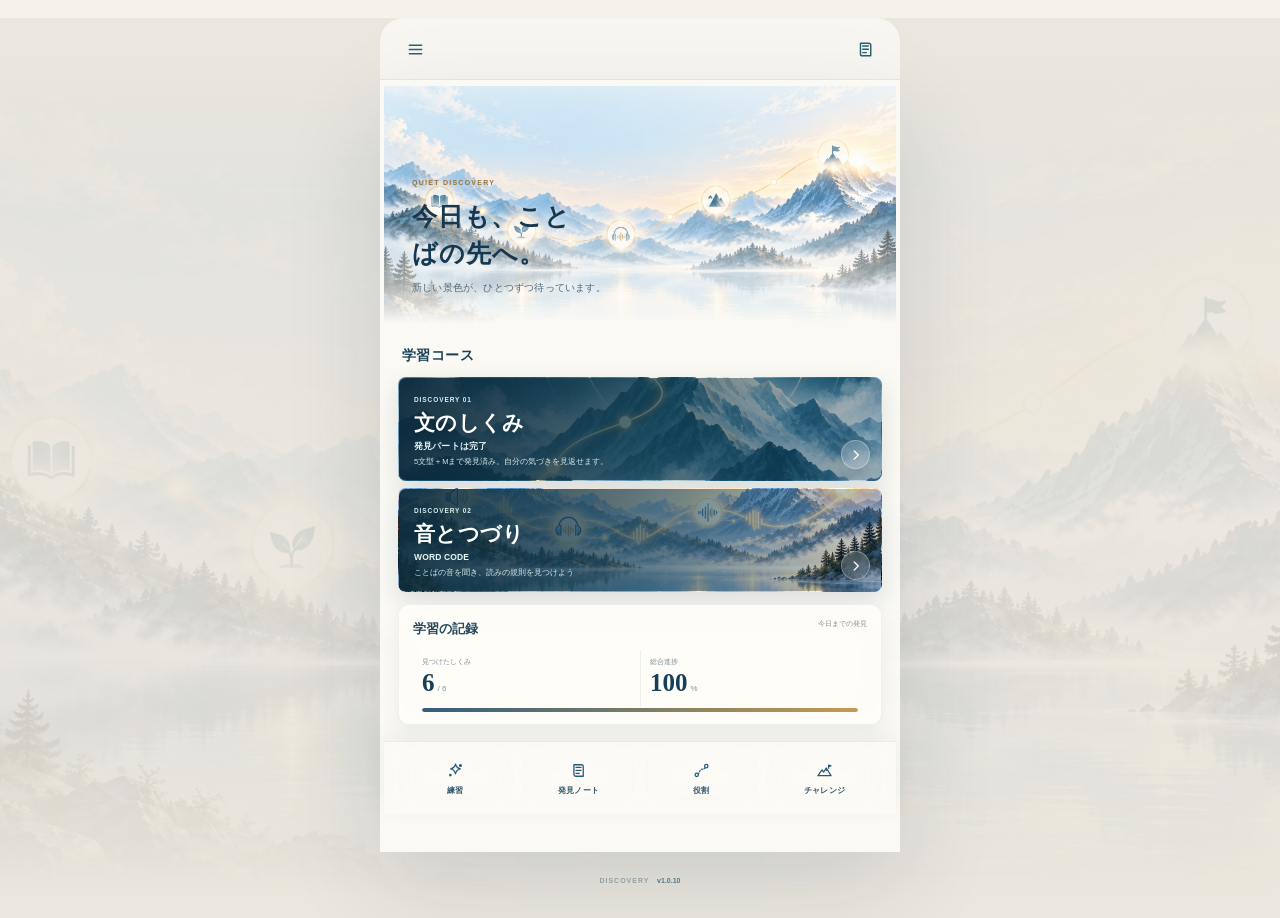
<file: qa.html>
<!doctype html><meta charset="utf-8"><script>
localStorage.setItem('english_rule_discovery_v020',JSON.stringify({grade:1,term:1,hints:true,started:true,stageIndex:5,phase:'practice',currentPatternCorrect:3,successCount:24,attemptCount:30,streak:2,bestStreak:5,completed:true,practiceStats:{},challengeBest:4,challengeRuns:2}));location.replace('./index.html');
</script>
</file>
<file: styles.css>
:root{
  color-scheme:light;
  --bg:#f2f4f8;--surface:#ffffff;--surface-2:#f7f8fb;--ink:#101827;--ink-2:#344054;--muted:#667085;
  --line:#e3e7ee;--line-strong:#d0d5dd;--navy:#111a2b;--accent:#3856e8;--accent-2:#5b73f0;
  --accent-soft:#eef1ff;--good:#0f8a62;--good-soft:#e9f8f2;--warn:#bd6b18;--warn-soft:#fff3df;--danger:#b42318;--danger-soft:#fff0ee;
  --s:#2f63c7;--v:#7651c7;--o:#b76121;--c:#12826d;--m:#596879;--unknown:#596579;
  --shadow:0 20px 60px rgba(16,24,39,.08);--shadow-sm:0 8px 24px rgba(16,24,39,.06);
  --radius-xl:28px;--radius-lg:20px;--radius-md:15px;--safe-bottom:env(safe-area-inset-bottom,0px)
}
*{box-sizing:border-box}
html{font-family:-apple-system,BlinkMacSystemFont,"Segoe UI","Noto Sans JP","Yu Gothic UI","Yu Gothic",Meiryo,sans-serif;background:var(--bg);color:var(--ink);-webkit-text-size-adjust:100%}
body{margin:0;min-height:100vh;min-height:100dvh;background:linear-gradient(180deg,#f8f9fc 0,#f2f4f8 45%,#eef1f5 100%);overflow-x:hidden}
button,select,input{font:inherit}button{cursor:pointer;-webkit-tap-highlight-color:transparent;touch-action:manipulation}button:focus-visible,select:focus-visible,input:focus-visible{outline:3px solid rgba(56,86,232,.28);outline-offset:3px}
svg{width:1.2em;height:1.2em;fill:none;stroke:currentColor;stroke-width:1.8;stroke-linecap:round;stroke-linejoin:round}
.hidden{display:none!important}.sr-only{position:absolute!important;width:1px!important;height:1px!important;padding:0!important;margin:-1px!important;overflow:hidden!important;clip:rect(0,0,0,0)!important;white-space:nowrap!important;border:0!important}
.ambient{position:fixed;border-radius:50%;filter:blur(80px);pointer-events:none;z-index:-1;opacity:.22}.ambient-one{width:260px;height:260px;background:#8aa0ff;top:-90px;right:-100px}.ambient-two{width:230px;height:230px;background:#a9d8cf;left:-110px;top:55vh}

.app-header{width:min(100%,760px);margin:0 auto;padding:max(14px,env(safe-area-inset-top)) 18px 8px;display:flex;align-items:center;justify-content:space-between;gap:16px}
.brand{display:flex;align-items:center;gap:11px;min-width:0}.brand-mark{width:38px;height:38px;border-radius:12px;background:var(--navy);color:#fff;display:grid;place-items:center;font-size:12px;font-weight:900;letter-spacing:.05em;box-shadow:0 8px 20px rgba(17,26,43,.18)}
.brand-copy{display:grid;line-height:1.15}.brand-copy strong{font-size:13px;letter-spacing:.1em}.brand-copy span{font-size:11px;color:var(--muted);margin-top:3px;font-weight:650}
.icon-button,.mini-button,.close-button,.notebook-button{border:0;background:transparent;color:var(--ink);display:grid;place-items:center}.icon-button{width:42px;height:42px;border-radius:13px;background:rgba(255,255,255,.78);border:1px solid rgba(227,231,238,.9);box-shadow:var(--shadow-sm)}.icon-button svg{width:20px;height:20px}.header-actions{display:flex;align-items:center;gap:7px}.notebook-button{height:42px;min-width:68px;padding:0 10px;border-radius:13px;background:rgba(255,255,255,.78);border:1px solid rgba(227,231,238,.9);box-shadow:var(--shadow-sm);display:flex;align-items:center;justify-content:center;gap:5px;font-size:10px;font-weight:850;color:var(--ink-2)}.notebook-button svg{width:17px;height:17px}.notebook-button:active{transform:scale(.98)}
.shell{width:min(100%,720px);margin:0 auto;padding:8px 14px calc(46px + var(--safe-bottom))}

.top-status{display:flex;align-items:center;justify-content:space-between;gap:8px;margin:5px 2px 12px}.scope-pill,.streak-pill{display:inline-flex;align-items:center;gap:7px;border-radius:999px;background:rgba(255,255,255,.74);border:1px solid rgba(227,231,238,.92);padding:7px 10px;font-size:11px;color:var(--ink-2);font-weight:750;backdrop-filter:blur(10px)}
.scope-pill .dot{width:7px;height:7px;border-radius:50%;background:var(--good);box-shadow:0 0 0 4px rgba(15,138,98,.08)}.streak-mark{color:var(--accent);font-weight:900}.streak-pill b{color:var(--ink);font-size:13px}
.rule-map-card,.hero-card,.home-card,.game-card,.feedback-card,.complete-card,.practice-complete-card,.principle-card{background:rgba(255,255,255,.94);border:1px solid rgba(227,231,238,.95);box-shadow:var(--shadow);border-radius:var(--radius-xl)}
.rule-map-card{padding:16px 16px 15px;margin-bottom:12px}.section-heading{display:flex;align-items:flex-start;justify-content:space-between;gap:12px}.section-heading.compact h2{font-size:15px;margin:2px 0 0}.section-kicker{display:block;font-size:9px;letter-spacing:.14em;font-weight:900;color:var(--accent)}.success-number{font-size:24px;line-height:1;color:var(--navy)}.success-number::after{content:" CLEAR";font-size:8px;letter-spacing:.09em;color:var(--muted);margin-left:4px}
.rule-map{display:grid;grid-template-columns:repeat(6,1fr);gap:0;margin-top:14px;position:relative}.rule-map::before{content:"";position:absolute;left:7%;right:7%;top:12px;height:2px;background:#e4e7ec;z-index:0}.rule-node{position:relative;z-index:1;display:grid;justify-items:center;gap:5px;min-width:0;border:0;background:transparent;padding:0;color:inherit}.rule-node.can-review{cursor:pointer}.rule-node.can-review:focus-visible .rule-dot{outline:3px solid rgba(56,86,232,.23);outline-offset:3px}.rule-node.locked{cursor:default}.rule-dot{width:25px;height:25px;border-radius:50%;background:#f2f4f7;border:2px solid #d0d5dd;display:grid;place-items:center;color:#98a2b3;font-size:9px;font-weight:900;transition:.25s}.rule-node b{font-size:9px;color:#98a2b3;white-space:nowrap}.rule-node.done .rule-dot{background:var(--navy);border-color:var(--navy);color:#fff;box-shadow:0 0 0 4px rgba(17,26,43,.07)}.rule-node.done b{color:var(--ink-2)}.rule-node.current .rule-dot{background:#fff;border-color:var(--accent);color:var(--accent);box-shadow:0 0 0 5px rgba(56,86,232,.1)}.rule-node.current b{color:var(--accent)}

.hero-card{padding:27px 20px 22px;overflow:hidden;position:relative}.hero-card::after{content:"";position:absolute;width:190px;height:190px;border:32px solid rgba(56,86,232,.035);border-radius:50%;right:-85px;top:-85px;pointer-events:none}.mission-label{display:flex;align-items:center;gap:8px;font-size:9px;letter-spacing:.13em;font-weight:900;color:var(--muted)}.mission-label i{height:1px;width:28px;background:var(--line-strong)}
.hero-card h1,.game-card h1,.feedback-card h1,.complete-card h1{font-size:clamp(27px,7vw,38px);line-height:1.25;letter-spacing:-.035em;margin:14px 0 12px}.hero-card h1 em{font-style:normal;color:var(--accent);font-size:1.12em}.hero-lead{font-size:14px;line-height:1.8;color:var(--muted);margin:0 0 20px;max-width:560px}
.starter-roles{display:grid;grid-template-columns:1fr 1fr;gap:9px}.starter-role{border-radius:17px;padding:13px;display:flex;gap:11px;align-items:center;border:1px solid transparent}.role-surface-s{background:#edf3ff;border-color:#dce7fb}.role-surface-v{background:#f3efff;border-color:#e8defb}.role-symbol{width:39px;height:39px;border-radius:12px;background:#fff;display:grid;place-items:center;font-size:18px;font-weight:950;box-shadow:0 5px 15px rgba(16,24,40,.05)}.role-surface-s .role-symbol{color:var(--s)}.role-surface-v .role-symbol{color:var(--v)}.starter-role b,.starter-role small{display:block}.starter-role b{font-size:12px}.starter-role small{font-size:9px;color:var(--muted);margin-top:3px}
.permission-note{margin:16px 0 18px;padding:12px 13px;border:1px solid var(--line);border-radius:16px;display:flex;gap:10px;align-items:flex-start;background:var(--surface-2)}.permission-icon{width:27px;height:27px;flex:0 0 27px;border-radius:9px;background:var(--navy);color:#fff;display:grid;place-items:center;font-weight:900}.permission-note p{font-size:12px;line-height:1.65;color:var(--ink-2);margin:1px 0 0}
.primary-button{border:0;background:linear-gradient(135deg,var(--accent),var(--accent-2));color:#fff;border-radius:15px;min-height:50px;padding:12px 17px;font-weight:850;box-shadow:0 10px 24px rgba(56,86,232,.22);transition:transform .12s ease,box-shadow .12s ease,opacity .12s}.primary-button:active{transform:scale(.985);box-shadow:0 6px 16px rgba(56,86,232,.2)}.primary-button:disabled{opacity:.32;box-shadow:none;cursor:not-allowed}.primary-button svg{width:19px;height:19px}.hero-action,.full-button{width:100%;display:flex;align-items:center;justify-content:center;gap:8px}.hero-action{min-height:56px;font-size:15px}

.game-card{padding:20px 16px 14px;overflow:visible}.question-head{display:flex;align-items:flex-start;justify-content:space-between;gap:12px}.question-meta{display:flex;gap:7px;align-items:center}.question-meta span{font-size:9px;letter-spacing:.09em;font-weight:900;padding:5px 7px;border-radius:7px;background:#f2f4f7;color:var(--muted)}.game-card h1{font-size:23px;margin:9px 0 5px}.question-tools{display:flex;gap:6px;flex:0 0 auto}.game-card #questionKicker{font-size:11px;color:var(--muted);margin:0;line-height:1.55}.mini-button{min-width:48px;height:48px;border-radius:14px;background:var(--surface-2);border:1px solid var(--line);font-size:9px;font-weight:800;color:var(--muted);gap:1px}.mini-button svg{width:18px;height:18px}.mini-button span{display:block}
.hint-box{margin:14px 0 0;padding:12px 13px;border-radius:15px;background:#f8f9fc;border:1px solid var(--line);color:var(--muted);font-size:11px;line-height:1.75;animation:slideDown .18s ease-out}.hint-box .hint-row+.hint-row{border-top:1px solid #eceff3;margin-top:8px;padding-top:8px}.hint-wordline{display:flex;align-items:center;justify-content:space-between;gap:8px}.hint-box strong{color:var(--ink);font-size:12px}.hint-ja{display:block;margin-top:3px;color:var(--muted)}.pos-badge{flex:0 0 auto;padding:3px 6px;border-radius:7px;background:#eef1f6;color:#596579;font-size:8px;font-weight:850;letter-spacing:.01em}
.sentence-stage{position:relative;min-height:226px;margin:15px -5px 7px;border-radius:22px;background:linear-gradient(160deg,#121b2d 0%,#172238 100%);overflow:hidden;display:grid;place-items:center;padding:23px 13px}.sentence-stage::after{content:"";position:absolute;width:160px;height:160px;border:1px solid rgba(255,255,255,.06);border-radius:50%;top:-85px;right:-50px}.stage-grid{position:absolute;inset:0;background-image:linear-gradient(rgba(255,255,255,.025) 1px,transparent 1px),linear-gradient(90deg,rgba(255,255,255,.025) 1px,transparent 1px);background-size:22px 22px;mask-image:linear-gradient(to bottom,black,transparent 90%)}
.sentence-area{position:relative;z-index:1;width:100%;display:flex;flex-wrap:wrap;justify-content:center;align-items:stretch;gap:8px}.chunk{position:relative;flex:0 1 auto;min-width:76px;min-height:70px;padding:24px 12px 11px;border:1px solid rgba(255,255,255,.15);border-radius:15px;background:rgba(255,255,255,.08);color:#fff;font-size:clamp(18px,5vw,25px);font-weight:800;letter-spacing:-.02em;backdrop-filter:blur(8px);transition:transform .12s ease,border-color .15s ease,background .15s ease;box-shadow:inset 0 1px rgba(255,255,255,.06)}.chunk:active{transform:scale(.97)}.chunk .assigned{position:absolute;top:7px;left:8px;min-width:21px;height:19px;border-radius:7px;display:grid;place-items:center;padding:0 6px;color:#fff;font-size:9px;font-weight:900;line-height:1}
.chunk[data-role="S"]{border-color:rgba(85,139,237,.75);background:rgba(47,99,199,.18)}.chunk[data-role="S"] .assigned{background:var(--s)}.chunk[data-role="V"]{border-color:rgba(167,125,232,.74);background:rgba(118,81,199,.2)}.chunk[data-role="V"] .assigned{background:var(--v)}.chunk[data-role="O"]{border-color:rgba(225,146,84,.78);background:rgba(183,97,33,.2)}.chunk[data-role="O"] .assigned{background:var(--o)}.chunk[data-role="C"]{border-color:rgba(64,183,159,.75);background:rgba(18,130,109,.2)}.chunk[data-role="C"] .assigned{background:var(--c)}.chunk[data-role="M"]{border-color:rgba(159,176,195,.68);background:rgba(89,104,121,.22)}.chunk[data-role="M"] .assigned{background:var(--m)}.chunk[data-role="?"]{border-style:dashed;border-color:rgba(255,255,255,.35);background:rgba(255,255,255,.04)}.chunk[data-role="?"] .assigned{background:var(--unknown)}
.selected-role-line{display:flex;align-items:center;gap:7px;min-height:28px;padding:0 4px;color:var(--muted)}.selected-role-line>span{font-size:8px;letter-spacing:.12em;font-weight:900}.selected-role-line b{font-size:11px;color:var(--ink)}.selected-role-line i{height:1px;flex:1;background:var(--line)}.selected-role-line small{font-size:9px}
.control-dock{position:sticky;bottom:calc(8px + var(--safe-bottom));z-index:20;margin:7px -4px -2px;padding:9px;border:1px solid rgba(218,223,232,.96);border-radius:19px;background:rgba(255,255,255,.9);box-shadow:0 14px 38px rgba(16,24,40,.14);backdrop-filter:blur(18px)}.role-palette{display:grid;grid-template-columns:repeat(3,minmax(0,1fr));gap:7px}.role-button{min-height:48px;border:1px solid var(--line);border-radius:13px;background:#f7f8fa;color:var(--ink-2);display:grid;place-items:center;padding:6px 5px;transition:.12s;overflow:hidden}.role-button .role-main{font-size:16px;font-weight:950;line-height:1}.role-button .role-sub{font-size:8px;color:var(--muted);margin-top:3px;white-space:nowrap}.role-button.active{border-color:currentColor;box-shadow:inset 0 0 0 1px currentColor;transform:translateY(-1px)}.role-button[data-role="S"].active{color:var(--s);background:#edf3ff}.role-button[data-role="V"].active{color:var(--v);background:#f3efff}.role-button[data-role="O"].active{color:var(--o);background:#fff3ea}.role-button[data-role="C"].active{color:var(--c);background:#ecf8f5}.role-button[data-role="M"].active{color:var(--m);background:#f1f4f6}.role-button[data-role="?"].active{color:var(--unknown);background:#f2f4f7}
.dock-actions{display:grid;grid-template-columns:auto 1fr;gap:8px;margin-top:8px}.text-button{border:0;background:transparent;border-radius:12px;min-width:66px;color:var(--muted);font-size:11px;font-weight:750}.check-button{min-height:49px;display:flex;align-items:center;justify-content:center;gap:7px}

.feedback-card{position:relative;padding:23px 19px 18px;overflow:hidden;animation:cardIn .28s cubic-bezier(.2,.9,.25,1)}.feedback-topline{display:flex;justify-content:space-between;align-items:center;color:var(--muted);font-size:9px;letter-spacing:.12em;font-weight:900}.feedback-pattern{color:var(--accent)}.feedback-icon{width:54px;height:54px;border-radius:17px;margin-top:18px;background:var(--good-soft);color:var(--good);display:grid;place-items:center;font-size:26px;font-weight:950}.feedback-card.is-wrong .feedback-icon{background:var(--danger-soft);color:var(--danger)}.feedback-card.is-discovery{background:linear-gradient(160deg,#111a2b,#182641);border-color:#202f4c;color:#fff}.feedback-card.is-discovery::after{content:"";position:absolute;width:210px;height:210px;border:1px solid rgba(119,145,255,.18);border-radius:50%;right:-90px;top:-80px;box-shadow:0 0 60px rgba(82,110,235,.13)}.feedback-card.is-discovery .feedback-topline,.feedback-card.is-discovery .feedback-body{color:#aebbd0}.feedback-card.is-discovery .feedback-icon{background:rgba(99,123,239,.16);border:1px solid rgba(133,152,255,.28);color:#aab9ff}.feedback-card h1{font-size:26px;margin:12px 0 9px;position:relative;z-index:1}.feedback-body{font-size:13px;line-height:1.8;color:var(--muted);position:relative;z-index:1}.feedback-body p{margin:0 0 10px}.feedback-body strong{color:var(--ink)}.feedback-card.is-discovery .feedback-body strong{color:#fff}
.discovery-box{margin:13px 0;padding:14px;border-radius:16px;background:rgba(255,255,255,.07);border:1px solid rgba(255,255,255,.1);color:#e8eef8}.discovery-box .unlock-line{display:flex;align-items:center;gap:10px;margin-bottom:7px}.discovery-box .unlock-role{width:40px;height:40px;border-radius:12px;background:#fff;color:var(--accent);display:grid;place-items:center;font-size:20px;font-weight:950}.discovery-box .unlock-copy b{display:block;font-size:13px}.discovery-box .unlock-copy span{font-size:9px;color:#aebbd0;letter-spacing:.08em}.compare-table{display:grid;grid-template-columns:1fr;gap:6px;margin:12px 0}.compare-cell{border-radius:12px;padding:10px 11px;background:rgba(255,255,255,.06);border:1px solid rgba(255,255,255,.09);font-size:11px}.compare-arrow{text-align:center;color:#8192ad;font-size:10px}.answer-strip{display:flex;flex-wrap:wrap;gap:6px;margin:16px 0}.answer-item{display:inline-flex;align-items:center;gap:5px;padding:7px 9px;border:1px solid var(--line);background:var(--surface-2);border-radius:10px;font-size:11px;color:var(--ink-2)}.answer-item strong{display:grid;place-items:center;min-width:20px;height:20px;border-radius:7px;background:var(--navy);color:#fff;font-size:9px}.feedback-card.is-discovery .answer-item{background:rgba(255,255,255,.06);border-color:rgba(255,255,255,.1);color:#e5eaf2}.feedback-card.is-discovery .answer-item strong{background:#fff;color:var(--navy)}

.complete-card{padding:28px 20px 22px;text-align:left}.complete-mark{width:52px;height:52px;border-radius:17px;background:var(--navy);color:#fff;display:grid;place-items:center;font-size:24px;font-weight:900;margin-bottom:18px}.complete-card h1{font-size:29px}.complete-card>p{font-size:13px;color:var(--muted);line-height:1.8}.rule-summary{display:grid;grid-template-columns:repeat(3,1fr);gap:7px;margin:18px 0}.rule-summary span{border:1px solid var(--line);border-radius:12px;padding:10px 5px;text-align:center;font-size:12px;font-weight:900;background:var(--surface-2)}.complete-next{padding:12px 13px;border-radius:14px;background:var(--accent-soft);color:#3443a0!important}.principle-card{margin-top:12px;padding:20px}.principle-card h2{font-size:18px;margin:5px 0 7px}.principle-card p{font-size:12px;color:var(--muted);line-height:1.8;margin:0}

.sheet-backdrop{position:fixed;inset:0;background:rgba(9,14,25,.42);backdrop-filter:blur(3px);z-index:50;animation:fadeIn .16s ease}.settings-sheet{position:fixed;z-index:60;left:50%;bottom:0;transform:translateX(-50%);width:min(100%,720px);max-height:min(88dvh,700px);overflow:auto;background:#fff;border-radius:26px 26px 0 0;padding:10px 18px calc(20px + var(--safe-bottom));box-shadow:0 -24px 70px rgba(16,24,40,.22);animation:sheetUp .24s cubic-bezier(.2,.9,.25,1)}.sheet-handle{width:38px;height:4px;border-radius:999px;background:#d0d5dd;margin:1px auto 14px}.sheet-heading{display:flex;align-items:flex-start;justify-content:space-between}.sheet-heading h2{font-size:25px;margin:3px 0 0}.close-button{width:38px;height:38px;border-radius:12px;background:#f2f4f7;font-size:23px;color:var(--muted)}.sheet-lead{font-size:12px;color:var(--muted);margin:8px 0 16px}.settings-grid{display:grid;grid-template-columns:1fr 1fr;gap:9px}.settings-grid label{font-size:10px;color:var(--muted);font-weight:800}.settings-grid select{display:block;width:100%;height:50px;margin-top:6px;padding:0 12px;border:1px solid var(--line);border-radius:13px;background:#fff;color:var(--ink);font-weight:750}.toggle-row{display:flex;justify-content:space-between;align-items:center;gap:12px;padding:14px 1px;border-bottom:1px solid var(--line)}.toggle-row span b,.toggle-row span small{display:block}.toggle-row span b{font-size:12px}.toggle-row span small{font-size:9px;color:var(--muted);margin-top:3px}.toggle-row input{position:absolute;opacity:0;pointer-events:none}.toggle-row i{position:relative;width:44px;height:25px;flex:0 0 44px;border-radius:999px;background:#d0d5dd;transition:.18s}.toggle-row i::after{content:"";position:absolute;width:19px;height:19px;left:3px;top:3px;border-radius:50%;background:#fff;box-shadow:0 2px 7px rgba(16,24,40,.15);transition:.18s}.toggle-row input:checked+i{background:var(--accent)}.toggle-row input:checked+i::after{transform:translateX(19px)}.data-chip{display:inline-block;margin:13px 0 14px;padding:6px 8px;border-radius:8px;background:var(--warn-soft);color:#925315;font-size:9px;font-weight:850}.reset-button{width:100%;min-height:42px;margin-top:8px;border:0;background:transparent;color:var(--danger);font-size:11px;font-weight:750}.fine-print{font-size:9px;color:#98a2b3;line-height:1.65;margin:8px 0 0}.notebook-sheet{position:fixed;z-index:60;left:50%;bottom:0;transform:translateX(-50%);width:min(100%,720px);max-height:min(91dvh,760px);overflow:auto;background:#fff;border-radius:26px 26px 0 0;padding:10px 18px calc(20px + var(--safe-bottom));box-shadow:0 -24px 70px rgba(16,24,40,.22);animation:sheetUp .24s cubic-bezier(.2,.9,.25,1)}.notebook-lead{max-width:560px}.notebook-status{display:flex;align-items:center;justify-content:space-between;gap:12px;margin:4px 0 13px;padding:10px 11px;border-radius:13px;background:var(--surface-2);border:1px solid var(--line)}.notebook-status span{font-size:13px;font-weight:950;color:var(--accent)}.notebook-status b{font-size:9px;color:var(--muted);letter-spacing:.04em}.notebook-list{display:grid;gap:9px;margin-bottom:14px}.note-card{scroll-margin-top:16px;border:1px solid var(--line);border-radius:18px;padding:14px;background:#fff}.note-card.is-focus{border-color:#aab7f7;box-shadow:0 0 0 4px rgba(56,86,232,.08)}.note-card-head{display:flex;align-items:center;gap:10px;margin-bottom:9px}.note-badge{min-width:45px;height:34px;padding:0 9px;border-radius:11px;background:var(--navy);color:#fff;display:grid;place-items:center;font-size:12px;font-weight:950;letter-spacing:.02em}.note-card-head div{min-width:0}.note-card-head h3{font-size:14px;margin:0 0 2px}.note-card-head p{font-size:9px;color:var(--muted);margin:0}.note-explain{font-size:12px;line-height:1.75;color:var(--ink-2);margin:0}.note-key{margin-top:10px;padding:10px 11px;border-radius:13px;background:var(--accent-soft);font-size:11px;line-height:1.65;color:#3443a0;font-weight:720}.note-compare{display:grid;grid-template-columns:1fr;gap:5px;margin-top:9px}.note-example{padding:9px 10px;border-radius:11px;background:var(--surface-2);border:1px solid var(--line);font-size:10px;color:var(--ink-2)}.note-example strong{color:var(--ink)}.note-saved{display:flex;align-items:center;gap:6px;margin-top:10px;color:var(--good);font-size:9px;font-weight:850}.note-saved::before{content:"✓";width:17px;height:17px;border-radius:6px;background:var(--good-soft);display:grid;place-items:center}.discovery-saved{margin-top:10px;padding:9px 10px;border-radius:11px;background:rgba(255,255,255,.07);border:1px solid rgba(255,255,255,.1);font-size:10px;color:#c8d2e3}.discovery-saved strong{color:#fff}.mini-button#quickNotebookBtn{color:var(--accent);background:var(--accent-soft);border-color:#dce3ff}.toast{position:fixed;z-index:100;left:50%;bottom:calc(22px + var(--safe-bottom));transform:translateX(-50%);padding:10px 14px;border-radius:999px;background:rgba(17,26,43,.94);color:#fff;font-size:11px;font-weight:750;box-shadow:0 10px 30px rgba(16,24,40,.18);animation:toastIn .18s ease}
footer{text-align:center;padding:16px 0 calc(22px + var(--safe-bottom));font-size:9px;letter-spacing:.1em;font-weight:850;color:#98a2b3}footer span{font-weight:600;letter-spacing:0;margin-left:5px}

@keyframes cardIn{from{opacity:0;transform:translateY(10px) scale(.99)}to{opacity:1;transform:none}}@keyframes sheetUp{from{transform:translate(-50%,20px);opacity:0}to{transform:translate(-50%,0);opacity:1}}@keyframes fadeIn{from{opacity:0}to{opacity:1}}@keyframes slideDown{from{opacity:0;transform:translateY(-5px)}to{opacity:1;transform:none}}@keyframes toastIn{from{opacity:0;transform:translate(-50%,8px)}to{opacity:1;transform:translate(-50%,0)}}
@media(min-width:640px){.shell{padding-left:20px;padding-right:20px}.hero-card,.home-card,.game-card,.feedback-card,.complete-card,.practice-complete-card{padding-left:28px;padding-right:28px}.sentence-stage{min-height:260px}.control-dock{position:static}.role-palette{grid-template-columns:repeat(6,1fr)}.compare-table{grid-template-columns:1fr auto 1fr;align-items:center}.compare-arrow{transform:rotate(-90deg)}}
@media(max-width:380px){.brand-copy span{display:none}.notebook-button{min-width:42px;width:42px;padding:0}.notebook-button span{display:none}.question-tools{gap:4px}.starter-roles{grid-template-columns:1fr}.rule-node b{font-size:8px}.hero-card h1{font-size:27px}.sentence-stage{min-height:210px}.chunk{min-width:70px;padding-left:9px;padding-right:9px}.settings-grid{grid-template-columns:1fr 1fr}}
@media(prefers-reduced-motion:reduce){*,*::before,*::after{scroll-behavior:auto!important;animation-duration:.01ms!important;animation-iteration-count:1!important;transition-duration:.01ms!important}}


/* v0.1.3: three-mode home + adaptive five-question practice */
.home-card{padding:24px 18px 18px;animation:cardIn .2s ease}.home-intro h1{font-size:clamp(25px,6.8vw,34px);line-height:1.25;letter-spacing:-.035em;margin:8px 0 7px}.home-intro p{font-size:12px;line-height:1.75;color:var(--muted);margin:0 0 17px}.mode-stack{display:grid;gap:9px}.mode-card{width:100%;min-height:78px;border:1px solid var(--line);border-radius:18px;background:#fff;padding:12px 12px;display:grid;grid-template-columns:34px 1fr 28px;align-items:center;gap:9px;text-align:left;color:var(--ink);box-shadow:0 5px 16px rgba(16,24,39,.035);transition:transform .12s ease,border-color .12s ease,box-shadow .12s ease}.mode-card:active{transform:scale(.988)}.mode-card:hover{border-color:#cad2e3;box-shadow:0 8px 22px rgba(16,24,39,.055)}.mode-index{width:32px;height:32px;border-radius:10px;background:var(--surface-2);display:grid;place-items:center;font-size:9px;font-weight:950;color:var(--muted);letter-spacing:.06em}.mode-copy{min-width:0}.mode-copy b,.mode-copy small{display:block}.mode-copy b{font-size:13px;line-height:1.35}.mode-copy small{margin-top:4px;font-size:9.5px;line-height:1.55;color:var(--muted)}.mode-arrow{width:28px;height:28px;border-radius:9px;display:grid;place-items:center;background:var(--surface-2);color:var(--muted);font-weight:900}.mode-discovery{background:linear-gradient(135deg,#fff,#f7f8ff);border-color:#dfe4fb}.mode-discovery .mode-index,.mode-discovery .mode-arrow{background:var(--accent-soft);color:var(--accent)}.mode-practice{background:linear-gradient(135deg,#fff,#f6fbf9);border-color:#dcece7}.mode-practice .mode-index,.mode-practice .mode-arrow{background:var(--good-soft);color:var(--good)}.mode-notebook .mode-index,.mode-notebook .mode-arrow{background:#f2f4f7;color:var(--ink-2)}
.mastery-panel{margin-top:15px;padding:13px;border-radius:16px;background:var(--surface-2);border:1px solid var(--line)}.mastery-head{display:flex;justify-content:space-between;align-items:baseline;gap:8px;margin-bottom:9px}.mastery-head span{font-size:11px;font-weight:900}.mastery-head small{font-size:8px;color:var(--muted)}.mastery-list{display:flex;flex-wrap:wrap;gap:6px}.mastery-row{display:inline-flex;align-items:center;gap:6px;min-height:29px;padding:5px 8px;border-radius:9px;background:#fff;border:1px solid var(--line);font-size:9px}.mastery-row b{font-size:10px}.mastery-row span{color:var(--muted);font-weight:750}.mastery-stable{border-color:#cce8df;background:#f7fcfa}.mastery-stable span{color:var(--good)}.mastery-review{border-color:#f3d6d2;background:#fffafa}.mastery-review span{color:var(--danger)}.mastery-almost{border-color:#f0dfc7;background:#fffcf7}.mastery-almost span{color:var(--warn)}
.practice-progress{display:grid;grid-template-columns:repeat(5,1fr);gap:6px;margin:13px 0 1px}.practice-progress span{height:27px;border-radius:9px;background:#f2f4f7;border:1px solid var(--line);display:grid;place-items:center;font-size:9px;font-weight:900;color:#98a2b3}.practice-progress span.now{background:var(--accent-soft);border-color:#cfd8ff;color:var(--accent);box-shadow:0 0 0 3px rgba(56,86,232,.06)}.practice-progress span.done.good{background:var(--good-soft);border-color:#cde9df;color:var(--good)}.practice-progress span.done.miss{background:var(--danger-soft);border-color:#f1d2cf;color:var(--danger)}
.review-retry-button,.secondary-button{width:100%;min-height:48px;border:1px solid var(--line);border-radius:14px;background:#fff;color:var(--ink-2);font-weight:820}.review-retry-button{margin:0 0 8px;display:flex;align-items:center;justify-content:center;gap:8px;border-color:#dbe1f8;background:#f8f9ff;color:#3443a0}.secondary-button:active,.review-retry-button:active{transform:scale(.988)}
.practice-complete-card{padding:24px 18px 19px;animation:cardIn .2s ease}.practice-complete-top{display:flex;align-items:flex-start;justify-content:space-between;gap:12px}.practice-complete-top h1{font-size:25px;line-height:1.25;letter-spacing:-.03em;margin:6px 0 0}.practice-score{flex:0 0 auto;font-size:34px;line-height:1;font-weight:950;color:var(--navy);letter-spacing:-.04em}.practice-score span{font-size:13px;color:var(--muted);margin-left:2px}.practice-complete-message{font-size:12px;line-height:1.75;color:var(--muted);margin:14px 0}.practice-result-list{display:grid;gap:6px;margin:0 0 15px}.practice-result{display:grid;grid-template-columns:27px 1fr auto;grid-template-areas:"no pattern state" "no detail detail";align-items:center;gap:2px 8px;padding:9px 10px;border-radius:13px;border:1px solid var(--line);background:var(--surface-2)}.result-no{grid-area:no;width:26px;height:26px;border-radius:8px;background:#fff;border:1px solid var(--line);display:grid;place-items:center;font-size:9px;font-weight:900;color:var(--muted)}.practice-result b{grid-area:pattern;font-size:11px}.result-state{grid-area:state;font-size:9px;font-weight:850}.practice-result small{grid-area:detail;font-size:8px;color:var(--muted)}.practice-result.is-good .result-state{color:var(--good)}.practice-result.is-miss .result-state{color:var(--danger)}.practice-summary-actions{display:grid;gap:7px}.practice-summary-actions .text-button{min-height:42px}
.empty-note{padding:18px;border:1px dashed var(--line-strong);border-radius:15px;text-align:center;color:var(--muted);font-size:11px;line-height:1.7;background:var(--surface-2)}

@media(max-width:420px){.home-card,.practice-complete-card{padding-left:16px;padding-right:16px}.mode-card{min-height:76px}.mode-copy small{font-size:9px}.mastery-head small{display:none}.practice-complete-top h1{font-size:23px}}
.practice-progress span.now.retry{background:var(--warn-soft);border-color:#efd3ad;color:var(--warn);box-shadow:0 0 0 3px rgba(189,107,24,.06)}

/* v0.1.4: ROLE LAB / S V O C learning page */
.learning-card{background:rgba(255,255,255,.96);border:1px solid rgba(227,231,238,.95);box-shadow:var(--shadow);border-radius:var(--radius-xl);padding:24px 16px 18px;animation:cardIn .2s ease}
.mode-learning{background:linear-gradient(135deg,#fff,#f8f8fe);border-color:#e2e2f1}.mode-learning .mode-index,.mode-learning .mode-arrow{background:#f0effb;color:#5447b5}
.learning-hero h1{font-size:clamp(27px,7vw,38px);line-height:1.22;letter-spacing:-.04em;margin:8px 0 10px}.learning-hero p{font-size:12px;line-height:1.8;color:var(--muted);margin:0}.learning-hero strong{color:var(--ink)}
.role-material-note{margin:17px 0 13px;padding:12px;border:1px solid var(--line);border-radius:17px;background:var(--surface-2);display:grid;grid-template-columns:1fr 24px 1fr;align-items:center;gap:6px}.role-material-note>div{min-width:0}.role-material-note span:not(.role-material-arrow){display:block;font-size:7px;letter-spacing:.11em;font-weight:900;color:var(--muted);margin-bottom:3px}.role-material-note b,.role-material-note small{display:block}.role-material-note b{font-size:10px}.role-material-note small{font-size:8px;color:var(--muted);margin-top:3px}.role-material-arrow{text-align:center;color:var(--accent);font-weight:950}
.learning-summary{display:grid;grid-template-columns:1fr 1fr;gap:7px;margin-bottom:20px}.learning-summary-card{min-height:74px;border:1px solid var(--line);border-radius:15px;background:#fff;padding:10px;display:grid;grid-template-columns:36px 1fr;align-items:center;gap:8px;text-align:left;color:var(--ink)}.summary-role{width:36px;height:36px;border-radius:11px;background:var(--surface-2);display:grid;place-items:center;font-size:17px;font-weight:950}.learning-summary-card b,.learning-summary-card small{display:block}.learning-summary-card b{font-size:10px;line-height:1.35}.learning-summary-card small{font-size:8px;color:var(--muted);line-height:1.35;margin-top:3px}.learning-summary-card.role-s .summary-role{background:#edf3ff;color:var(--s)}.learning-summary-card.role-v .summary-role{background:#f3efff;color:var(--v)}.learning-summary-card.role-o .summary-role{background:#fff3e9;color:var(--o)}.learning-summary-card.role-c .summary-role{background:#eaf8f4;color:var(--c)}
.learning-section-head{display:flex;justify-content:space-between;align-items:end;gap:10px;margin:0 1px 9px}.learning-section-head h2{font-size:16px;margin:2px 0 0}.learning-section-head small{font-size:8px;color:var(--muted)}
.learning-role-tabs{position:sticky;top:6px;z-index:5;display:grid;grid-template-columns:repeat(4,1fr);gap:5px;padding:5px;border-radius:16px;background:rgba(242,244,248,.94);border:1px solid var(--line);backdrop-filter:blur(12px);margin-bottom:9px}.learning-tab{min-height:47px;border:0;border-radius:12px;background:transparent;display:flex;align-items:center;justify-content:center;gap:5px;color:var(--muted)}.learning-tab strong{font-size:15px}.learning-tab span{font-size:8px;font-weight:750}.learning-tab.active{background:#fff;box-shadow:0 4px 14px rgba(16,24,40,.08);color:var(--ink)}.learning-tab.role-s.active strong{color:var(--s)}.learning-tab.role-v.active strong{color:var(--v)}.learning-tab.role-o.active strong{color:var(--o)}.learning-tab.role-c.active strong{color:var(--c)}
.learning-role-panel{border:1px solid var(--line);border-radius:20px;padding:15px 13px;background:#fff}.learning-role-head{display:flex;align-items:center;gap:11px}.role-big{width:51px;height:51px;border-radius:15px;background:var(--surface-2);display:grid;place-items:center;font-size:24px;font-weight:950}.learning-role-head>div:last-child>span{display:block;font-size:8px;letter-spacing:.12em;color:var(--muted);font-weight:900}.learning-role-head h2{font-size:17px;margin:2px 0 0}.learning-role-head h2 small{display:block;font-size:9px;color:var(--muted);margin-top:3px;font-weight:700}.learning-role-panel.role-s .role-big{background:#edf3ff;color:var(--s)}.learning-role-panel.role-v .role-big{background:#f3efff;color:var(--v)}.learning-role-panel.role-o .role-big{background:#fff3e9;color:var(--o)}.learning-role-panel.role-c .role-big{background:#eaf8f4;color:var(--c)}
.role-headline{font-size:15px;line-height:1.45;margin:14px 0 5px}.role-description{font-size:11px;line-height:1.75;color:var(--muted);margin:0 0 12px}.role-pattern-list{display:grid;gap:8px}.role-pattern-item{border:1px solid var(--line);border-radius:15px;padding:11px;background:var(--surface-2)}.pattern-top{display:grid;grid-template-columns:28px 1fr;gap:8px}.pattern-number{width:27px;height:27px;border-radius:8px;background:#fff;border:1px solid var(--line);display:grid;place-items:center;font-size:8px;font-weight:900;color:var(--muted)}.pattern-label-line{display:flex;align-items:center;gap:7px;flex-wrap:wrap}.pattern-label-line h3{font-size:11px;margin:0}.pattern-level{font-style:normal;font-size:7px;font-weight:900;padding:3px 5px;border-radius:999px}.pattern-level.is-basic{background:var(--good-soft);color:var(--good)}.pattern-level.is-later{background:var(--accent-soft);color:var(--accent)}.pattern-chips{display:flex;flex-wrap:wrap;gap:4px;margin-top:6px}.pattern-chips span{font-size:9px;font-weight:750;padding:4px 6px;border-radius:7px;background:#fff;border:1px solid var(--line);color:var(--ink-2)}.pattern-example{margin-top:9px;padding:8px 9px;border-radius:11px;background:#121b2d;color:#dbe3f2}.pattern-example>span{display:block;font-size:6px;letter-spacing:.12em;color:#8796ad;font-weight:900;margin-bottom:3px}.pattern-example p{font-size:11px;margin:0;font-weight:760;line-height:1.55}.pattern-example mark,.comparison-role-row mark{background:transparent;color:#fff;border-bottom:2px solid #7f96ff;padding-bottom:1px}.learning-role-panel.role-s .pattern-example mark{border-color:#79a6ff}.learning-role-panel.role-v .pattern-example mark{border-color:#a88cff}.learning-role-panel.role-o .pattern-example mark{border-color:#f3a45f}.learning-role-panel.role-c .pattern-example mark{border-color:#59c8b1}.pattern-note{font-size:9px;line-height:1.65;color:var(--muted);margin:7px 1px 0}.role-tip{margin-top:10px;border-radius:13px;background:var(--accent-soft);padding:10px 11px}.role-tip span{display:block;font-size:7px;letter-spacing:.12em;font-weight:950;color:var(--accent);margin-bottom:3px}.role-tip p{font-size:10px;line-height:1.65;color:#3443a0;margin:0;font-weight:700}
.same-word-card{margin-top:14px;padding:15px 13px;border-radius:19px;background:#121b2d;color:#fff}.same-word-card .section-kicker{color:#8fa4ff}.same-word-card h2{font-size:16px;margin:4px 0 5px}.same-word-card>p{font-size:10px;line-height:1.65;color:#aeb9ca;margin:0 0 10px}.comparison-rows{display:grid;gap:6px}.comparison-role-row{display:grid;grid-template-columns:35px 1fr;gap:8px;align-items:center;background:rgba(255,255,255,.06);border:1px solid rgba(255,255,255,.08);border-radius:13px;padding:9px}.comparison-role-badge{width:34px;height:34px;border-radius:10px;background:#fff;color:var(--ink);display:grid;place-items:center;font-size:14px;font-weight:950}.comparison-role-row.role-s .comparison-role-badge{color:var(--s)}.comparison-role-row.role-o .comparison-role-badge{color:var(--o)}.comparison-role-row.role-c .comparison-role-badge{color:var(--c)}.comparison-role-row p{font-size:10px;margin:0 0 2px;font-weight:800}.comparison-role-row small{font-size:8px;color:#9faabd}.comparison-conclusion{margin-top:9px;padding:9px 10px;border-radius:11px;background:rgba(255,255,255,.07);font-size:9px;line-height:1.65;color:#c5cfdd}
.learning-memory-card{margin-top:12px;padding:14px;border:1px solid var(--line);border-radius:18px;background:#fff}.learning-memory-card h2{font-size:16px;margin:4px 0 10px}.memory-lines{display:grid;grid-template-columns:1fr 1fr;gap:6px}.memory-lines p{margin:0;min-height:43px;border-radius:12px;background:var(--surface-2);border:1px solid var(--line);display:flex;align-items:center;gap:8px;padding:8px}.memory-role{width:27px;height:27px;border-radius:8px;background:#fff;display:grid;place-items:center;font-size:13px;flex:0 0 27px}.memory-lines span{font-size:9px;font-weight:750;color:var(--ink-2)}.role-s-text{color:var(--s)}.role-v-text{color:var(--v)}.role-o-text{color:var(--o)}.role-c-text{color:var(--c)}.learning-next-note{font-size:9px;line-height:1.7;color:var(--muted);margin:9px 2px 0}
@media(min-width:640px){.learning-card{padding:28px}.learning-summary{grid-template-columns:repeat(4,1fr)}.role-pattern-list{grid-template-columns:1fr 1fr}.role-pattern-item{height:100%}}
@media(max-width:380px){.learning-card{padding-left:13px;padding-right:13px}.learning-summary{grid-template-columns:1fr 1fr}.learning-summary-card{grid-template-columns:32px 1fr;padding:8px}.summary-role{width:32px;height:32px}.learning-tab span{display:none}.role-material-note b{font-size:9px}.memory-lines{grid-template-columns:1fr}}

/* v0.1.6: final challenge / transfer to exam-style questions */
.mode-challenge{background:linear-gradient(135deg,#151d31,#212d49);border-color:#253451;color:#fff;box-shadow:0 10px 28px rgba(17,26,43,.13)}
.mode-challenge .mode-copy small{color:#b8c3d7}.mode-challenge .mode-index,.mode-challenge .mode-arrow{background:rgba(255,255,255,.09);color:#dfe7f5}.mode-challenge:hover{border-color:#3f5277;box-shadow:0 12px 30px rgba(17,26,43,.17)}
.mode-challenge.is-locked{background:linear-gradient(135deg,#f4f5f7,#eceff3);border-color:#e1e5eb;color:#667085;box-shadow:none}.mode-challenge.is-locked .mode-copy small{color:#98a2b3}.mode-challenge.is-locked .mode-index,.mode-challenge.is-locked .mode-arrow{background:#e3e7ed;color:#7d8797}.mode-challenge.is-locked .mode-arrow{font-size:7px;letter-spacing:.08em}
.challenge-intro-card,.challenge-play-card,.challenge-feedback-card,.challenge-complete-card{background:rgba(255,255,255,.97);border:1px solid rgba(227,231,238,.96);box-shadow:var(--shadow);border-radius:var(--radius-xl);padding:23px 16px 18px;animation:cardIn .2s ease;overflow:hidden;position:relative}
.challenge-intro-card::before,.challenge-feedback-card::before,.challenge-complete-card::before{content:"";position:absolute;width:190px;height:190px;border-radius:50%;border:32px solid rgba(90,111,170,.045);right:-105px;top:-100px;pointer-events:none}
.challenge-hero-line{display:flex;align-items:center;justify-content:space-between;gap:10px}.challenge-level-chip{font-size:7px;letter-spacing:.08em;font-weight:900;color:#445475;background:#eef1f7;border:1px solid #dde3ed;border-radius:999px;padding:5px 7px}.challenge-intro-card h1,.challenge-feedback-card h1,.challenge-complete-card h1{font-size:clamp(27px,7vw,37px);line-height:1.22;letter-spacing:-.04em;margin:12px 0 10px}.challenge-intro-card h1 em{font-style:normal;color:#43568b}.challenge-intro-card>p{font-size:12px;line-height:1.8;color:var(--muted);margin:0 0 16px}.challenge-intro-card>p strong{color:var(--ink)}
.challenge-purpose-grid{display:grid;gap:7px;margin:0 0 12px}.challenge-purpose-grid article{display:grid;grid-template-columns:32px 1fr;grid-template-areas:"n b" "n s";gap:1px 8px;align-items:center;border:1px solid var(--line);border-radius:14px;padding:10px 11px;background:var(--surface-2)}.challenge-purpose-grid article>span{grid-area:n;width:30px;height:30px;border-radius:9px;background:#172238;color:#dce5f5;display:grid;place-items:center;font-size:8px;font-weight:950;letter-spacing:.05em}.challenge-purpose-grid b{grid-area:b;font-size:11px}.challenge-purpose-grid small{grid-area:s;font-size:8.5px;line-height:1.45;color:var(--muted)}
.challenge-rule-note{display:grid;grid-template-columns:42px 1fr;gap:8px;align-items:start;padding:11px;border-radius:14px;background:#f1f4fa;border:1px solid #e0e6f0;margin-bottom:13px}.challenge-rule-note>span{font-size:7px;letter-spacing:.13em;font-weight:950;color:#536b9e;margin-top:3px}.challenge-rule-note p{font-size:9.5px;line-height:1.65;color:#536075;margin:0}.challenge-rule-note b{color:#293955}
.challenge-primary-button{width:100%;min-height:52px;border:0;border-radius:15px;padding:12px 16px;background:linear-gradient(135deg,#172238,#2b3b5e);color:#fff;font-weight:850;box-shadow:0 10px 24px rgba(17,26,43,.18);display:flex;align-items:center;justify-content:center;gap:8px}.challenge-primary-button:active{transform:scale(.988)}.challenge-primary-button:disabled{opacity:.3;box-shadow:none;cursor:not-allowed}.challenge-primary-button span{font-weight:950}
.challenge-play-head{display:flex;justify-content:space-between;align-items:flex-start;gap:10px}.challenge-play-head h1{font-size:24px;line-height:1.25;letter-spacing:-.035em;margin:6px 0 4px}.challenge-play-head p{font-size:10px;line-height:1.55;color:var(--muted);margin:0}.challenge-word-button{flex:0 0 50px;background:#f5f7fa!important;border-color:var(--line)!important}.challenge-progress{display:grid;grid-template-columns:repeat(5,1fr);gap:6px;margin:14px 0 10px}.challenge-progress span{height:26px;border-radius:8px;background:#f2f4f7;border:1px solid var(--line);display:grid;place-items:center;font-size:8px;font-weight:900;color:#98a2b3}.challenge-progress span.now{background:#172238;border-color:#172238;color:#fff;box-shadow:0 0 0 3px rgba(23,34,56,.08)}.challenge-progress span.done.good{background:var(--good-soft);border-color:#cde9df;color:var(--good)}.challenge-progress span.done.miss{background:var(--danger-soft);border-color:#f1d2cf;color:var(--danger)}
.challenge-hint-box{margin-bottom:10px}.challenge-whole-meaning{padding:8px 0 10px;border-bottom:1px solid #e8ebf0;margin-bottom:3px}.challenge-whole-meaning b,.challenge-whole-meaning span{display:block}.challenge-whole-meaning b{font-size:8px;letter-spacing:.08em;color:#43568b;margin-bottom:3px}.challenge-whole-meaning span{font-size:10px;line-height:1.6;color:var(--ink-2)}
.challenge-question-meta{display:flex;align-items:center;justify-content:space-between;gap:8px;margin:6px 0 9px}.challenge-question-meta span,.challenge-question-meta b{font-size:7px;letter-spacing:.07em;font-weight:900;border-radius:999px;padding:5px 7px}.challenge-question-meta span{background:#172238;color:#fff}.challenge-question-meta b{background:#eef1f7;color:#536075;border:1px solid #dde3ed}
.challenge-work{margin:0 0 9px}.challenge-sentence-stage{min-height:190px;border-radius:20px;background:linear-gradient(155deg,#111a2b,#1c2942);display:grid;place-items:center;padding:18px 10px;position:relative;overflow:hidden}.challenge-sentence-stage::before{content:"";position:absolute;inset:0;background-image:linear-gradient(rgba(255,255,255,.025) 1px,transparent 1px),linear-gradient(90deg,rgba(255,255,255,.025) 1px,transparent 1px);background-size:22px 22px}.challenge-sentence-area{position:relative;z-index:1;display:flex;flex-wrap:wrap;justify-content:center;gap:7px;width:100%}.challenge-chunk{min-height:63px;min-width:72px;max-width:100%;border:1px solid rgba(255,255,255,.14);border-radius:14px;background:rgba(255,255,255,.075);color:#fff;padding:22px 10px 9px;position:relative;font-size:clamp(12px,3.4vw,17px);line-height:1.35;font-weight:780;box-shadow:inset 0 1px rgba(255,255,255,.05)}.challenge-chunk:active{transform:scale(.985)}.challenge-assigned{position:absolute;top:6px;left:7px;height:18px;min-width:19px;padding:0 5px;border-radius:6px;background:rgba(255,255,255,.11);display:grid;place-items:center;font-size:8px;font-weight:950}.challenge-chunk.has-role.role-s{border-color:rgba(76,126,224,.75)}.challenge-chunk.has-role.role-v{border-color:rgba(150,115,232,.8)}.challenge-chunk.has-role.role-o{border-color:rgba(230,145,80,.78)}.challenge-chunk.has-role.role-c{border-color:rgba(71,186,154,.78)}.challenge-chunk.has-role.role-m{border-color:rgba(160,174,194,.75)}
.challenge-role-line{display:flex;align-items:center;gap:8px;margin:8px 2px 0}.challenge-role-line>span{font-size:7px;letter-spacing:.11em;font-weight:950;color:#7c8799}.challenge-role-line b{font-size:10px}.challenge-role-line small{font-size:8px;color:var(--muted);margin-left:auto}.challenge-controls{margin-bottom:10px}.challenge-role-palette{display:grid;grid-template-columns:repeat(5,1fr);gap:5px}.challenge-role-button{height:45px;border:1px solid var(--line);border-radius:12px;background:#fff;font-size:15px;font-weight:950;color:#5d687a}.challenge-role-button.active{background:#172238;color:#fff;border-color:#172238;box-shadow:0 5px 14px rgba(17,26,43,.14)}.challenge-role-button.role-s:not(.active){color:var(--s)}.challenge-role-button.role-v:not(.active){color:var(--v)}.challenge-role-button.role-o:not(.active){color:var(--o)}.challenge-role-button.role-c:not(.active){color:var(--c)}.challenge-role-button.role-m:not(.active){color:var(--m)}.challenge-clear-button{width:100%;min-height:38px;margin-top:6px;border:0;background:transparent;color:var(--muted);font-size:9px;font-weight:800}
.challenge-gap-sentence{padding:20px 14px;border-radius:18px;background:#172238;color:#fff;font-size:clamp(18px,5vw,26px);line-height:1.55;font-weight:800;text-align:center;margin-top:4px}.challenge-gap-sentence mark{display:inline-block;background:rgba(255,255,255,.12);color:#93a9ff;border-bottom:2px solid #8298ef;border-radius:6px;padding:0 5px;margin:0 2px}.challenge-translation{font-size:10px;line-height:1.65;color:var(--muted);margin:8px 3px 0}.challenge-options{display:grid;grid-template-columns:1fr 1fr;gap:7px}.challenge-option{min-height:49px;border:1px solid var(--line);border-radius:13px;background:#fff;color:var(--ink);font-size:12px;font-weight:800}.challenge-option.selected{border-color:#2b3b5e;background:#edf1f8;color:#223454;box-shadow:0 0 0 3px rgba(43,59,94,.07)}
.challenge-order-translation{border:1px solid #e0e6f0;background:#f4f6fa;border-radius:15px;padding:11px 12px}.challenge-order-translation>span{font-size:7px;letter-spacing:.12em;font-weight:950;color:#536b9e}.challenge-order-translation p{font-size:11px;line-height:1.65;margin:3px 0 0;color:var(--ink-2);font-weight:700}.challenge-order-answer{min-height:104px;margin-top:8px;border-radius:16px;border:1px dashed #c8d0dd;background:#fbfcfe;padding:9px;display:flex;flex-wrap:wrap;align-content:flex-start;gap:6px}.order-placeholder{width:100%;align-self:center;text-align:center;color:#98a2b3;font-size:9px}.order-selected-chip{min-height:39px;border:0;border-radius:10px;background:#172238;color:#fff;padding:7px 9px;font-size:10px;font-weight:760;display:flex;align-items:center;gap:5px;text-align:left}.order-selected-chip small{width:17px;height:17px;border-radius:5px;background:rgba(255,255,255,.12);display:grid;place-items:center;font-size:7px;flex:0 0 17px}.challenge-order-pool{display:flex;flex-wrap:wrap;gap:6px}.order-pool-chip{min-height:43px;border:1px solid var(--line);border-radius:11px;background:#fff;color:var(--ink-2);padding:8px 10px;font-size:10px;font-weight:750}.order-pool-chip.used{opacity:.28}
.challenge-feedback-head{display:flex;align-items:center;justify-content:space-between;gap:10px}.challenge-pattern-reveal{font-size:9px;letter-spacing:.05em;font-weight:950;color:#43568b;background:#eef1f7;border:1px solid #dde3ed;border-radius:999px;padding:5px 8px}.challenge-feedback-mark{width:53px;height:53px;border-radius:17px;background:var(--good-soft);color:var(--good);display:grid;place-items:center;font-size:25px;font-weight:950;margin-top:14px}.challenge-feedback-card.is-wrong .challenge-feedback-mark{background:var(--warn-soft);color:var(--warn)}.challenge-feedback-card h1{font-size:25px}.challenge-answer-reveal{border-radius:16px;background:#172238;color:#fff;padding:11px;margin-bottom:10px}.challenge-structure-answer,.challenge-order-correct{display:flex;flex-wrap:wrap;gap:5px}.challenge-structure-answer span,.challenge-order-correct span{border-radius:9px;background:rgba(255,255,255,.08);padding:7px 8px;font-size:9px;line-height:1.45;display:flex;align-items:center;gap:5px}.challenge-structure-answer b{width:20px;height:20px;border-radius:6px;background:#fff;color:#172238;display:grid;place-items:center;font-size:8px}.challenge-order-correct small{width:18px;height:18px;border-radius:5px;background:rgba(255,255,255,.12);display:grid;place-items:center;font-size:7px}.challenge-gap-answer{font-size:12px;line-height:1.7;text-align:center}.challenge-gap-answer strong{color:#9fb0ff;padding:0 4px}.challenge-insight{border:1px solid #dde3ed;border-radius:15px;padding:11px;background:#f4f6fa;margin-bottom:12px}.challenge-insight>span{display:block;font-size:7px;letter-spacing:.11em;font-weight:950;color:#536b9e;margin-bottom:4px}.challenge-insight p{font-size:10px;line-height:1.65;color:#35445f;font-weight:750;margin:0 0 7px}.challenge-insight>div{font-size:8.5px;line-height:1.6;color:#68758b;border-top:1px solid #e1e6ee;padding-top:7px}
.challenge-complete-score{display:flex;align-items:end;gap:3px;margin-top:15px}.challenge-complete-score strong{font-size:54px;line-height:.85;letter-spacing:-.06em;color:#172238}.challenge-complete-score span{font-size:15px;color:var(--muted);font-weight:800}.challenge-complete-card h1{font-size:25px;margin-top:10px}.challenge-complete-card>p{font-size:11px;line-height:1.75;color:var(--muted);margin:0 0 12px}.challenge-result-list{display:grid;gap:5px;margin-bottom:12px}.challenge-result-row{display:grid;grid-template-columns:27px 1fr auto auto;align-items:center;gap:7px;border-radius:12px;background:var(--surface-2);border:1px solid var(--line);padding:8px 9px}.challenge-result-row>span{width:26px;height:26px;border-radius:8px;background:#fff;display:grid;place-items:center;border:1px solid var(--line);font-size:8px;font-weight:900}.challenge-result-row b{font-size:9px}.challenge-result-row small{font-size:7px;color:var(--muted)}.challenge-result-row em{font-style:normal;font-size:7px;font-weight:950;letter-spacing:.05em}.challenge-result-row.is-good em{color:var(--good)}.challenge-result-row.is-miss em{color:var(--warn)}.challenge-transfer-card{padding:12px;border-radius:15px;background:#172238;color:#fff;margin-bottom:11px}.challenge-transfer-card>span{display:block;font-size:7px;letter-spacing:.12em;color:#93a9d1;font-weight:950}.challenge-transfer-card b{display:block;font-size:10px;line-height:1.6;margin:4px 0}.challenge-transfer-card p{font-size:8.5px;line-height:1.6;color:#b7c3d6;margin:0}.challenge-summary-actions{display:grid;gap:6px}
@media(min-width:640px){.challenge-intro-card,.challenge-play-card,.challenge-feedback-card,.challenge-complete-card{padding:28px}.challenge-purpose-grid{grid-template-columns:repeat(3,1fr)}.challenge-purpose-grid article{grid-template-columns:1fr;grid-template-areas:"n" "b" "s";align-content:start}.challenge-purpose-grid article>span{margin-bottom:5px}.challenge-sentence-stage{min-height:230px}.challenge-options{grid-template-columns:repeat(4,1fr)}}
@media(max-width:380px){.challenge-intro-card,.challenge-play-card,.challenge-feedback-card,.challenge-complete-card{padding-left:13px;padding-right:13px}.challenge-play-head h1{font-size:21px}.challenge-role-button{height:43px}.challenge-chunk{min-width:66px;padding-left:8px;padding-right:8px}.challenge-options{grid-template-columns:1fr 1fr}}
.complete-actions{display:grid;gap:7px;margin-top:13px}.complete-actions .secondary-button{min-height:48px}

/* v0.2.0: two-course architecture / WORD CODE phonics discovery */
.phonics-brand{text-decoration:none;color:inherit}.phonics-brand .brand-mark{background:linear-gradient(135deg,#0f766e,#0d9488)}
.course-jump-button{height:42px;min-width:58px;border-radius:13px;background:rgba(255,255,255,.8);border:1px solid var(--line);display:flex;align-items:center;justify-content:center;gap:5px;text-decoration:none;color:var(--ink-2);font-size:9px;font-weight:900;box-shadow:var(--shadow-sm)}.course-jump-button b{color:var(--accent)}
.phonics-course-switcher{display:grid;grid-template-columns:1fr 1fr;gap:7px;margin:5px 0 12px}.course-tab{min-height:54px;border-radius:15px;border:1px solid var(--line);background:rgba(255,255,255,.78);padding:10px 12px;text-decoration:none;color:var(--muted);display:flex;flex-direction:column;justify-content:center;box-shadow:0 5px 15px rgba(16,24,39,.025)}.course-tab small{font-size:7px;letter-spacing:.12em;font-weight:950}.course-tab b{font-size:11px;margin-top:3px}.course-tab.active{background:linear-gradient(135deg,#103c3a,#0f766e);border-color:#0f766e;color:#fff;box-shadow:0 9px 24px rgba(15,118,110,.16)}
.phonics-progress-card,.phonics-card{background:rgba(255,255,255,.96);border:1px solid rgba(227,231,238,.95);box-shadow:var(--shadow);border-radius:var(--radius-xl)}.phonics-progress-card{padding:15px 15px 14px;margin-bottom:12px}.phonics-found-number{font-size:24px;line-height:1;color:#0f766e}.phonics-found-number::after{content:" FOUND";font-size:7px;letter-spacing:.1em;color:var(--muted);margin-left:3px}.phonics-progress-map{display:flex;gap:5px;overflow-x:auto;padding:12px 1px 2px;scrollbar-width:none}.phonics-progress-map::-webkit-scrollbar{display:none}.phonics-progress-node{flex:0 0 48px;display:grid;justify-items:center;gap:5px}.phonics-progress-node span{width:25px;height:25px;border-radius:50%;display:grid;place-items:center;border:2px solid #d0d5dd;background:#f2f4f7;color:#98a2b3;font-size:8px;font-weight:950}.phonics-progress-node b{font-size:7px;color:#98a2b3;white-space:nowrap;max-width:48px;overflow:hidden;text-overflow:ellipsis}.phonics-progress-node.done span{background:#0f766e;border-color:#0f766e;color:#fff}.phonics-progress-node.done b{color:#344054}.phonics-progress-node.current span{background:#fff;border-color:#0f766e;color:#0f766e;box-shadow:0 0 0 4px rgba(15,118,110,.1)}.phonics-progress-node.current b{color:#0f766e}
.phonics-card{padding:24px 17px 18px;animation:cardIn .2s ease}.phonics-card h1{font-size:clamp(25px,6.8vw,35px);line-height:1.25;letter-spacing:-.035em;margin:10px 0 10px}.phonics-card h1 em{font-style:normal;color:#0f766e}.phonics-lead,.phonics-home-head p,.phonics-question-head p{font-size:12px;line-height:1.75;color:var(--muted);margin:0 0 16px}.phonics-example-hero{display:grid;grid-template-columns:1fr auto 1fr;gap:8px;align-items:center;padding:13px;border-radius:18px;background:linear-gradient(145deg,#102323,#123a38);color:#fff;margin-bottom:12px}.phonics-example-hero>div:not(.phonics-discovery-chip){min-width:0}.phonics-example-hero span{display:block;font-size:22px;font-weight:900;letter-spacing:.01em}.phonics-example-hero small{font-size:8px;color:#b9d2d0}.phonics-example-hero i{font-style:normal;color:#88aaa7;font-weight:900}.phonics-example-hero>b{grid-column:1/-1;text-align:center;color:#6ee7d8;font-size:12px}.phonics-discovery-chip{grid-column:1/-1;padding:9px 10px;border-radius:12px;background:rgba(255,255,255,.08);border:1px solid rgba(255,255,255,.1)}.phonics-discovery-chip small,.phonics-discovery-chip strong{display:block}.phonics-discovery-chip small{font-size:7px;letter-spacing:.12em;color:#91c7c1}.phonics-discovery-chip strong{font-size:15px;margin-top:2px}.phonics-principles{display:grid;grid-template-columns:repeat(3,1fr);gap:6px;margin-bottom:12px}.phonics-principles article{min-width:0;border:1px solid var(--line);border-radius:14px;background:var(--surface-2);padding:10px 8px}.phonics-principles span,.phonics-principles b,.phonics-principles small{display:block}.phonics-principles span{font-size:7px;color:#0f766e;font-weight:950;letter-spacing:.08em}.phonics-principles b{font-size:11px;margin:3px 0}.phonics-principles small{font-size:7.5px;line-height:1.45;color:var(--muted)}.phonics-audio-note{display:grid;grid-template-columns:auto 1fr;gap:9px;align-items:start;padding:11px 12px;border-radius:14px;background:#eef8f7;border:1px solid #d5ebe8;margin-bottom:14px}.phonics-audio-note b{font-size:9px;color:#0f766e}.phonics-audio-note span{font-size:9px;line-height:1.6;color:#475467}.phonics-home-head h1{font-size:27px}.phonics-mode-discover{background:linear-gradient(135deg,#fff,#f0fbf9);border-color:#d5ebe8}.phonics-mode-discover .mode-index,.phonics-mode-discover .mode-arrow{background:#e2f6f3;color:#0f766e}.phonics-mode-practice{background:linear-gradient(135deg,#fff,#f7f8ff);border-color:#dfe4fb}.phonics-mode-practice .mode-index,.phonics-mode-practice .mode-arrow{background:#eef1ff;color:#3856e8}.phonics-mode-map .mode-index,.phonics-mode-map .mode-arrow{background:#f2f4f7;color:#475467}.phonics-mastery-panel{margin-top:13px;padding-top:11px;border-top:1px solid var(--line)}.phonics-empty-mastery{font-size:9px;line-height:1.6;color:var(--muted);padding:10px 2px}
.phonics-question-head{display:flex;align-items:flex-start;justify-content:space-between;gap:10px}.phonics-question-head h1{font-size:24px;margin:6px 0 4px}.phonics-counter{flex:0 0 auto;border-radius:999px;background:#eef8f7;border:1px solid #d5ebe8;color:#0f766e;padding:6px 8px;font-size:8px;font-weight:950}.phonics-instruction{padding:10px 11px;border-radius:14px;background:#122726;color:#fff;margin-bottom:11px}.phonics-instruction span,.phonics-instruction b{display:block}.phonics-instruction span{font-size:7px;letter-spacing:.12em;color:#7fd3ca;font-weight:950}.phonics-instruction b{font-size:9.5px;line-height:1.55;margin-top:3px}.phonics-word-grid{display:grid;grid-template-columns:1fr 1fr;gap:7px}.phonics-word-card{min-height:92px;border:1px solid var(--line);border-radius:16px;background:#fff;padding:13px 10px;text-align:left;box-shadow:0 5px 15px rgba(16,24,39,.025)}.phonics-word-card:active{transform:scale(.985)}.phonics-word-text{display:block;font-size:23px;font-weight:900;letter-spacing:-.02em;color:#172238}.phonics-word-card mark,.phonics-big-word mark,.phonics-probe-word mark,.phonics-feedback-word mark{background:#dff7f3;color:#087267;border-radius:5px;padding:0 2px}.phonics-word-card small{display:block;font-size:8px;color:var(--muted);margin-top:4px}.phonics-word-card i{display:block;font-style:normal;font-size:8px;font-weight:900;color:#0f766e;margin-top:9px}.phonics-question-box{margin-top:11px;padding:12px;border:1px solid var(--line);border-radius:17px;background:var(--surface-2)}.phonics-question-box>small{display:block;font-size:7px;letter-spacing:.12em;color:#0f766e;font-weight:950}.phonics-question-box>b{display:block;font-size:10px;line-height:1.6;margin:4px 0 9px}.phonics-guess-options{display:grid;gap:6px}.phonics-guess-button{min-height:47px;border:1px solid var(--line);border-radius:12px;background:#fff;color:#344054;text-align:left;padding:9px 11px;font-size:10px;font-weight:800}.phonics-guess-button:active{transform:scale(.99)}
.phonics-reveal-head{display:flex;align-items:center;justify-content:space-between;gap:8px}.phonics-pattern-pill{border-radius:999px;background:#e2f6f3;color:#0f766e;border:1px solid #cce9e4;padding:5px 8px;font-size:8px;font-weight:950}.phonics-reveal-mark{width:51px;height:51px;border-radius:16px;background:#e2f6f3;color:#0f766e;display:grid;place-items:center;font-size:24px;font-weight:950;margin-top:14px}.phonics-reveal-card h1{font-size:25px}.phonics-rule-reveal{padding:12px;border-radius:16px;background:#f4f8f8;border:1px solid #dcebea;margin-bottom:11px}.phonics-rule-reveal p{font-size:10px;line-height:1.7;color:#344054;margin:8px 0 5px;font-weight:720}.phonics-rule-reveal>small{font-size:8.5px;line-height:1.6;color:var(--muted)}.phonics-sound-result{display:flex;align-items:end;gap:9px}.phonics-sound-result strong{font-size:25px;color:#0f766e}.phonics-sound-result span{font-size:9px;color:#475467;padding-bottom:3px}.phonics-contrast-area{display:grid;gap:6px;margin-bottom:11px}.phonics-contrast-row{display:grid;grid-template-columns:1fr auto 1fr;align-items:center;gap:6px;padding:8px;border:1px solid var(--line);border-radius:13px}.phonics-contrast-row button{min-height:38px;border:0;border-radius:10px;background:#172238;color:#fff;font-size:12px;font-weight:850}.phonics-contrast-row b{color:#0f766e}.phonics-contrast-row small{grid-column:1/-1;text-align:center;font-size:7.5px;color:var(--muted)}.phonics-probe-box{padding:13px;border-radius:17px;background:#172238;color:#fff;margin-bottom:11px}.phonics-probe-box>span{display:block;font-size:7px;letter-spacing:.12em;color:#77cfc6;font-weight:950}.phonics-probe-box>p{font-size:8.5px;line-height:1.6;color:#bac4d4}.phonics-probe-word{text-align:center;padding:9px 0}.phonics-probe-word strong{display:block;font-size:35px;letter-spacing:-.03em}.phonics-probe-word small{display:block;color:#9eabbf;font-size:8px;margin-top:3px}.phonics-audio-primary{width:100%;min-height:49px;border:1px solid rgba(255,255,255,.12);border-radius:13px;background:rgba(255,255,255,.08);color:#fff;display:flex;align-items:center;justify-content:center;gap:7px;font-size:10px;font-weight:850}.phonics-audio-primary.heard{background:rgba(72,187,164,.16);border-color:rgba(91,207,183,.28)}.speaker-icon{width:24px;height:24px;border-radius:8px;background:rgba(255,255,255,.1);display:grid;place-items:center;font-size:8px}.phonics-probe-prompt{text-align:center!important;margin-bottom:0!important}
.phonics-map-list{display:grid;gap:8px;margin-bottom:12px}.phonics-map-item{border:1px solid var(--line);border-radius:16px;background:#fff;padding:11px}.phonics-map-item-head{display:flex;align-items:center;gap:7px;flex-wrap:wrap}.phonics-map-item-head span{font-size:7px;color:#0f766e;font-weight:950;letter-spacing:.08em}.phonics-map-item-head b{font-size:11px}.phonics-map-item-head strong{margin-left:auto;font-size:13px;color:#0f766e}.phonics-map-item p{font-size:9px;line-height:1.6;color:#475467;margin:6px 0}.phonics-map-examples{display:flex;flex-wrap:wrap;gap:5px}.phonics-map-examples button{min-height:34px;border:1px solid #dcebea;border-radius:9px;background:#f3faf9;color:#245b56;padding:6px 8px;font-size:9px;font-weight:800}.phonics-map-examples small{font-size:6px;color:#0f766e}.phonics-map-note{display:block;border-top:1px solid var(--line);margin-top:8px;padding-top:7px;font-size:7.5px;line-height:1.55;color:var(--muted)}
.phonics-practice-stage{min-height:205px;border-radius:21px;background:linear-gradient(155deg,#111a2b,#183b39);color:#fff;display:grid;place-items:center;align-content:center;padding:18px 12px;margin:10px 0;position:relative;overflow:hidden}.phonics-focus-label{font-size:7px;letter-spacing:.12em;color:#82cfc7;font-weight:950}.phonics-big-word{font-size:clamp(42px,13vw,62px);font-weight:920;letter-spacing:-.045em;margin:7px 0}.phonics-meaning-button{border:1px solid rgba(255,255,255,.15);border-radius:999px;background:rgba(255,255,255,.07);color:#c4d0df;min-height:34px;padding:5px 10px;font-size:8px;font-weight:800}.phonics-practice-meaning{font-size:9px;color:#d5e0eb;margin:8px 0 0}.phonics-sound-choices{display:grid;grid-template-columns:1fr 1fr;gap:6px;margin-bottom:9px}.phonics-sound-choice{min-height:55px;border:1px solid var(--line);border-radius:13px;background:#fff;color:#344054;padding:8px}.phonics-sound-choice b,.phonics-sound-choice small{display:block}.phonics-sound-choice b{font-size:14px}.phonics-sound-choice small{font-size:7.5px;color:var(--muted);margin-top:2px}.phonics-sound-choice.selected{border-color:#0f766e;background:#effaf8;box-shadow:0 0 0 3px rgba(15,118,110,.08)}.phonics-feedback-word{font-size:30px;font-weight:900;color:#172238}.phonics-feedback-card .phonics-audio-primary{background:#172238;border-color:#172238;margin-bottom:8px}.phonics-practice-results{display:grid;gap:5px;margin:10px 0 12px}.phonics-bottom-principle{margin-top:12px}
.course-switch-panel{display:grid;grid-template-columns:1fr 1fr;gap:7px;margin-bottom:14px}.course-switch-card{min-height:68px;border:1px solid var(--line);border-radius:16px;padding:10px;text-decoration:none;color:var(--ink-2);background:#fff;display:flex;flex-direction:column;justify-content:center}.course-switch-card small{font-size:7px;letter-spacing:.1em;font-weight:950;color:var(--muted)}.course-switch-card b{font-size:11px;margin-top:3px}.course-switch-card.active{background:#172238;color:#fff;border-color:#172238}.course-switch-card.active small{color:#aab6c9}.course-switch-card.phonics-link{background:linear-gradient(135deg,#f3fbfa,#e9f7f5);border-color:#cfe8e4}.course-switch-card.phonics-link b{color:#0f766e}
@media(min-width:640px){.phonics-card{padding:28px}.phonics-word-grid{grid-template-columns:repeat(4,1fr)}.phonics-guess-options{grid-template-columns:repeat(3,1fr)}.phonics-sound-choices{grid-template-columns:repeat(3,1fr)}.phonics-example-hero{grid-template-columns:1fr auto 1fr auto 1.4fr}.phonics-example-hero>b,.phonics-discovery-chip{grid-column:auto}.phonics-example-hero>b{transform:rotate(-90deg)}}
@media(max-width:380px){.phonics-card{padding-left:13px;padding-right:13px}.phonics-word-text{font-size:21px}.phonics-principles small{font-size:7px}.phonics-progress-node{flex-basis:44px}.course-tab{padding:8px 9px}}
.intro-course-alternative{margin-top:8px;min-height:52px;border:1px solid #cfe8e4;border-radius:14px;background:#f1faf9;text-decoration:none;color:#175e58;padding:9px 12px;display:flex;flex-direction:column;justify-content:center}.intro-course-alternative small{font-size:7px;letter-spacing:.12em;font-weight:950;color:#0f766e}.intro-course-alternative b{font-size:9px;line-height:1.55;margin-top:2px}
.phonics-mode-memory{background:linear-gradient(135deg,#fff,#fff9f2);border-color:#f0e2cf}.phonics-mode-memory .mode-index,.phonics-mode-memory .mode-arrow{background:#fff0dc;color:#a25b13}.phonics-memory-stage .phonics-audio-primary{max-width:290px;margin-top:4px}.phonics-memory-meaning-area{margin-top:10px;padding:12px;border:1px solid var(--line);border-radius:16px;background:var(--surface-2)}.phonics-memory-meaning-area>span{display:block;font-size:7px;letter-spacing:.12em;font-weight:950;color:#a25b13}.phonics-memory-meaning-area>b{display:block;font-size:10px;margin:4px 0 9px}.phonics-memory-options{display:grid;grid-template-columns:1fr 1fr;gap:6px}.phonics-memory-option{min-height:48px;border:1px solid var(--line);border-radius:12px;background:#fff;color:#344054;padding:8px;font-size:10px;font-weight:800}.phonics-memory-option:active{transform:scale(.985)}
.intro-course-switch{margin:13px 0 16px}.intro-course-switch .course-switch-card{min-height:56px}

/* =========================================================
   v0.2.2 QUIET DISCOVERY DESIGN SYSTEM + SOUND DISCOVERY TABLE
   Theme: 静かな発見 / discovery without childish gamification
   ========================================================= */
:root{
  --bg:#edf1f3;
  --surface:#fbfcfc;
  --surface-2:#f4f7f7;
  --ink:#122126;
  --ink-2:#34484e;
  --muted:#718087;
  --line:#dbe3e5;
  --line-strong:#c7d3d6;
  --navy:#102126;
  --accent:#167b80;
  --accent-2:#239197;
  --accent-soft:#e6f3f3;
  --discovery:#b8863c;
  --discovery-soft:#f7efe2;
  --good:#167a61;
  --good-soft:#e8f5f0;
  --shadow:0 18px 54px rgba(16,33,38,.075);
  --shadow-sm:0 7px 22px rgba(16,33,38,.055);
}
html{background:var(--bg)}
body{
  background:
    radial-gradient(circle at 88% -5%,rgba(22,123,128,.08),transparent 28%),
    radial-gradient(circle at 5% 65%,rgba(184,134,60,.045),transparent 30%),
    linear-gradient(180deg,#f7f9f9 0,#eef2f3 42%,#e9eef0 100%);
  color:var(--ink);
}
body::before{
  content:"";position:fixed;inset:0;pointer-events:none;z-index:-2;opacity:.34;
  background-image:
    linear-gradient(rgba(16,33,38,.025) 1px,transparent 1px),
    linear-gradient(90deg,rgba(16,33,38,.025) 1px,transparent 1px);
  background-size:32px 32px;
  mask-image:linear-gradient(to bottom,rgba(0,0,0,.55),transparent 72%);
}
.ambient{filter:blur(95px);opacity:.11}
.ambient-one{background:#4da1a0}.ambient-two{background:#c9a36a}

.app-header{padding-top:max(15px,env(safe-area-inset-top));padding-bottom:10px}
.brand{position:relative;text-decoration:none;color:inherit}
.brand-mark{
  width:39px;height:39px;border-radius:13px;
  background:linear-gradient(145deg,#102126,#17353b);color:#ecf9f8;
  border:1px solid rgba(255,255,255,.08);box-shadow:0 9px 22px rgba(16,33,38,.18);
  position:relative;overflow:hidden;font-size:14px;
}
.brand-mark::after{content:"";position:absolute;width:18px;height:1px;background:#77c8c7;right:-4px;bottom:8px;transform:rotate(-45deg);opacity:.7}
.brand-copy strong{font-size:12px;letter-spacing:.17em}.brand-copy span{font-size:10px;color:#718087;letter-spacing:.02em}
.icon-button,.notebook-button{background:rgba(251,252,252,.82);border-color:rgba(210,221,224,.9);box-shadow:0 7px 22px rgba(16,33,38,.05);backdrop-filter:blur(14px)}
.notebook-button{color:#496168}.notebook-button:hover,.icon-button:hover{border-color:#b9ced1}

.shell{max-width:700px}
.top-status{margin-top:7px}.scope-pill,.streak-pill{background:rgba(251,252,252,.74);border-color:#dbe3e5;color:#65767c;box-shadow:none}.scope-pill .dot{background:#1b8d82;box-shadow:0 0 0 4px rgba(27,141,130,.075)}.streak-mark{color:#8d9ca2}.streak-pill b{color:#25383e}

.rule-map-card,.hero-card,.home-card,.game-card,.feedback-card,.complete-card,.practice-complete-card,.principle-card,
.learning-card,.challenge-intro-card,.challenge-play-card,.challenge-feedback-card,.challenge-complete-card,.phonics-card,.phonics-progress-card{
  border-color:#dbe3e5;background:rgba(251,252,252,.955);box-shadow:var(--shadow);
}
.rule-map-card{position:relative;overflow:hidden}
.rule-map-card::after{content:"";position:absolute;right:-28px;top:-35px;width:100px;height:100px;border:1px solid rgba(22,123,128,.08);border-radius:50%;pointer-events:none}
.section-kicker{color:#167b80;letter-spacing:.16em;font-size:8px}
.success-number{color:#102126}.success-number::after{content:" FOUND";color:#7b898e}
.rule-map::before{background:linear-gradient(90deg,#dce5e7,#cbd8da,#dce5e7)}
.rule-node.done .rule-dot{background:#102126;border-color:#102126;box-shadow:0 0 0 4px rgba(16,33,38,.055)}
.rule-node.current .rule-dot{border-color:#167b80;color:#167b80;box-shadow:0 0 0 5px rgba(22,123,128,.095)}
.rule-node.current b{color:#167b80}

.home-card,.hero-card{position:relative;overflow:hidden}
.home-card::before,.hero-card::before,.phonics-intro-card::before{
  content:"";position:absolute;left:18px;top:0;width:50px;height:2px;background:linear-gradient(90deg,#167b80,#86c5c4);border-radius:0 0 2px 2px;
}
.home-intro h1{font-size:clamp(28px,7vw,40px);line-height:1.2;letter-spacing:-.045em;margin:8px 0 10px}.home-intro p{line-height:1.8}
.course-switch-panel{gap:8px}
.course-switch-card{position:relative;overflow:hidden;border-color:#d8e2e4;background:#f9fbfb;box-shadow:none}
.course-switch-card::after{content:"";position:absolute;inset:auto -20px -28px auto;width:72px;height:72px;border:1px solid rgba(22,123,128,.08);border-radius:50%}
.course-switch-card.active{background:linear-gradient(145deg,#102126,#16343a);border-color:#102126;color:#f6fbfb}
.course-switch-card.active small{color:#8fb3b5}.course-switch-card.phonics-link{background:#eef7f6;border-color:#cfe2e1}.course-switch-card.phonics-link b{color:#176e70}

.mode-stack{gap:8px}.mode-card{border-color:#dbe3e5;border-radius:18px;background:rgba(251,252,252,.9);box-shadow:none;transition:transform .16s ease,border-color .16s ease,background .16s ease}
.mode-card:active{transform:scale(.988)}.mode-card:hover{border-color:#bfd0d3}
.mode-index,.mode-arrow{box-shadow:none}
.mode-discovery{background:linear-gradient(145deg,#102126,#16343a)!important;border-color:#102126!important;color:#fff!important}
.mode-discovery .mode-copy small{color:#a9bec1!important}.mode-discovery .mode-index,.mode-discovery .mode-arrow{background:rgba(116,203,198,.12)!important;color:#8dd0cc!important}
.mode-practice .mode-index,.mode-practice .mode-arrow{background:#eaf4f3;color:#167b80}
.mode-learning .mode-index,.mode-learning .mode-arrow{background:#f4efe7;color:#9a6f32}
.mode-challenge{background:linear-gradient(145deg,#f9f7f2,#fff)!important;border-color:#e5ddce!important}.mode-challenge .mode-index,.mode-challenge .mode-arrow{background:#f4ebdc;color:#9a6a2b}
.mode-notebook .mode-index,.mode-notebook .mode-arrow{background:#edf1f2;color:#596d73}
.mastery-panel{border-top-color:#dbe3e5}

.mission-label{color:#75868b}.mission-label i{background:linear-gradient(90deg,#167b80,#c1d2d4)}
.hero-card::after{width:220px;height:220px;border-width:1px;border-color:rgba(22,123,128,.08);right:-88px;top:-98px;box-shadow:0 0 0 34px rgba(22,123,128,.025),0 0 0 68px rgba(22,123,128,.015)}
.hero-card h1 em{color:#167b80}.hero-lead{color:#65767c}
.starter-role{border-color:#dbe5e7;background:#f6f9f9}.role-surface-s{background:#f1f6fb}.role-surface-v{background:#f6f2fb}.role-symbol{box-shadow:none;border:1px solid rgba(16,33,38,.045)}
.permission-note{background:#f4f7f7;border-color:#dbe3e5}.permission-icon{background:#102126}.permission-note b{color:#167b80}
.primary-button{background:#102126;border:1px solid #102126;box-shadow:0 10px 23px rgba(16,33,38,.16);border-radius:14px}.primary-button:hover{background:#17343a}.primary-button:focus-visible{outline-color:rgba(22,123,128,.28)}
.secondary-button{border-color:#cfdadd;color:#34484e;background:#f9fbfb}

.game-card{position:relative}.question-meta span{background:#edf2f3;color:#6e7f84}.game-card #questionKicker{color:#6f8085}
.mini-button{background:#f4f7f7;border-color:#dbe3e5;color:#65767c}.mini-button#quickNotebookBtn{background:#eaf4f3;color:#167b80;border-color:#cee5e3}
.hint-box{background:#f5f8f8;border-color:#dbe3e5}
.sentence-stage{background:linear-gradient(155deg,#102126 0,#15343a 100%);box-shadow:inset 0 0 0 1px rgba(255,255,255,.04)}
.sentence-stage::after{content:"";position:absolute;width:160px;height:160px;border:1px solid rgba(127,200,197,.09);border-radius:50%;right:-70px;bottom:-82px;box-shadow:0 0 0 28px rgba(127,200,197,.03)}
.stage-grid{opacity:.3;background-image:linear-gradient(rgba(137,184,184,.07) 1px,transparent 1px),linear-gradient(90deg,rgba(137,184,184,.07) 1px,transparent 1px)}
.selected-role-line span{color:#849398}.selected-role-line b{color:#1d343a}
.control-dock{border-color:#dbe3e5;background:rgba(251,252,252,.94);box-shadow:0 -10px 32px rgba(16,33,38,.08)}

.feedback-card{border-radius:25px}.feedback-icon{border-radius:50%;background:#e8f4ef;color:#167a61;border:1px solid #d0e9df}
.feedback-card.is-wrong .feedback-icon{border-radius:50%}
.feedback-card.is-discovery{
  background:linear-gradient(152deg,#0f2227 0%,#143239 62%,#183d40 100%);border-color:#1e4448;color:#fff;
  box-shadow:0 26px 70px rgba(10,31,35,.24);animation:discoveryArrive .52s cubic-bezier(.16,1,.3,1);
}
.feedback-card.is-discovery::before{content:"";position:absolute;inset:0;pointer-events:none;background:radial-gradient(circle at 22% 23%,rgba(81,186,181,.12),transparent 25%),linear-gradient(120deg,transparent 35%,rgba(255,255,255,.025) 50%,transparent 65%)}
.feedback-card.is-discovery::after{width:178px;height:178px;right:-56px;top:-54px;border-color:rgba(120,210,202,.17);box-shadow:0 0 0 30px rgba(91,188,181,.035),0 0 54px rgba(57,168,162,.09);animation:discoveryRing 1.15s ease-out both}
.feedback-card.is-discovery .feedback-icon{border-radius:50%;background:rgba(89,190,181,.09);border:1px solid rgba(135,218,211,.26);color:#95d9d3;box-shadow:0 0 0 7px rgba(95,196,188,.035)}
.feedback-card.is-discovery .feedback-pattern{color:#e1bd82}.feedback-card.is-discovery .feedback-topline{color:#8fb0b1}.feedback-card.is-discovery .feedback-body{color:#b9c9cb}
.discovery-box{background:rgba(255,255,255,.045);border-color:rgba(152,214,209,.12);backdrop-filter:blur(10px)}
.discovery-box .unlock-role{border-radius:50%;background:#eaf8f6;color:#146f70;box-shadow:0 0 0 7px rgba(105,199,192,.04)}
.discovery-box .unlock-copy span{color:#8eb8b7;letter-spacing:.13em}.compare-cell{background:rgba(255,255,255,.045);border-color:rgba(255,255,255,.08)}
.discovery-saved{background:rgba(184,134,60,.075);border-color:rgba(215,177,117,.14);color:#d1c5b3}.discovery-saved strong{color:#ecd7b4}

.notebook-sheet,.settings-sheet{background:#fbfcfc;border-top:1px solid #dbe3e5}.notebook-status{background:#f3f7f7}.notebook-status span{color:#167b80}.note-card{background:#fbfcfc;border-color:#dbe3e5}.note-card.is-focus{border-color:#82b9b7;box-shadow:0 0 0 4px rgba(22,123,128,.075)}.note-badge{background:#102126}.note-key{background:#eaf4f3;color:#275f62}.note-saved{color:#167a61}.note-saved::before{background:#e5f3ee}
.toast{background:rgba(16,33,38,.95);box-shadow:0 12px 34px rgba(16,33,38,.2)}

/* ROLE LAB / challenge share the same research-note language */
.learning-hero,.challenge-intro-card,.challenge-play-card,.challenge-feedback-card,.challenge-complete-card{position:relative;overflow:hidden}
.learning-hero::before,.challenge-intro-card::before{content:"";position:absolute;left:0;top:0;width:48px;height:2px;background:#167b80}
.role-material-note{background:#f4f7f7;border-color:#dbe3e5}.same-word-card{border-color:#dbe3e5}.learning-memory-card{background:#f6f3ed;border-color:#e6ded0}
.challenge-intro-card{background:linear-gradient(155deg,#102126,#153238);color:#f4fbfb;border-color:#1c4045;box-shadow:0 24px 64px rgba(16,33,38,.2)}
.challenge-intro-card .section-kicker{color:#90d0cb}.challenge-intro-card p{color:#b9c9cb}.challenge-level-chip{background:rgba(184,134,60,.12)!important;color:#e0bc80!important;border-color:rgba(224,188,128,.18)!important}
.challenge-purpose-grid article{background:rgba(255,255,255,.045)!important;border-color:rgba(255,255,255,.08)!important}.challenge-rule-note{background:rgba(184,134,60,.07)!important;border-color:rgba(215,177,117,.13)!important}
.challenge-primary-button{background:#102126!important;border-color:#102126!important;box-shadow:0 10px 24px rgba(16,33,38,.16)!important}.challenge-intro-card .challenge-primary-button{background:#edf8f6!important;color:#15383b!important;border-color:#d5ebe8!important;box-shadow:none!important}
.challenge-feedback-mark{background:#e8f4ef!important;color:#167a61!important;border-radius:50%!important}.challenge-transfer-card{background:#f6f3ed!important;border-color:#e6ded0!important}

/* WORD CODE: same world, a different discovery field */
.word-code-body{background:radial-gradient(circle at 88% -5%,rgba(22,123,128,.09),transparent 28%),radial-gradient(circle at 5% 65%,rgba(184,134,60,.04),transparent 30%),linear-gradient(180deg,#f7f9f9,#edf2f2 48%,#e8eeee)}
.phonics-course-switcher{border-color:#dbe3e5;background:#f7f9f9}.course-tab.active{background:#102126;color:#fff}.course-tab.active small{color:#91b7b8}.course-jump-button{border-color:#dbe3e5;background:#f8fbfb;color:#456066}
.phonics-progress-card{position:relative;overflow:hidden}.phonics-progress-card::after{content:"";position:absolute;width:92px;height:92px;border:1px solid rgba(22,123,128,.08);border-radius:50%;right:-38px;top:-36px}
.phonics-found-number{color:#102126!important}.phonics-found-number::after{content:" FOUND";font-size:7px;color:#7c8b90;margin-left:3px;letter-spacing:.08em}
.phonics-intro-card{position:relative;overflow:hidden}.phonics-intro-card h1 em{color:#167b80}.phonics-lead{color:#65767c}.phonics-discovery-chip{background:#102126!important;color:#f4fbfb!important;border-color:#102126!important}.phonics-discovery-chip small{color:#8fc2c0!important}.phonics-discovery-chip strong{color:#e7f7f5!important}
.phonics-principles{grid-template-columns:repeat(4,1fr)!important;gap:6px}.phonics-principles article{background:#f4f7f7!important;border-color:#dbe3e5!important}.phonics-principles article span{color:#167b80!important}.phonics-audio-note{background:#f5f1e9!important;border-color:#e6ddcd!important}.phonics-audio-note b{color:#8f652d!important}
.phonics-mode-discover{background:linear-gradient(145deg,#102126,#16343a)!important;border-color:#102126!important;color:#fff!important}.phonics-mode-discover .mode-copy small{color:#a9bec1!important}.phonics-mode-discover .mode-index,.phonics-mode-discover .mode-arrow{background:rgba(116,203,198,.12)!important;color:#8dd0cc!important}
.phonics-mode-practice .mode-index,.phonics-mode-practice .mode-arrow{background:#eaf4f3!important;color:#167b80!important}.phonics-mode-map .mode-index,.phonics-mode-map .mode-arrow{background:#edf1f2!important;color:#5e7177!important}.phonics-mode-memory{background:#fbf8f2!important;border-color:#e9dfcf!important}.phonics-mode-memory .mode-index,.phonics-mode-memory .mode-arrow{background:#f3eadb!important;color:#956a31!important}
.phonics-instruction{background:#102126!important}.phonics-instruction span{color:#8fd1cc!important}.phonics-question-box{background:#f4f7f7!important}.phonics-question-box>small{color:#167b80!important}.phonics-guess-button{border-color:#dbe3e5!important;background:#fbfcfc!important}.phonics-word-card{border-color:#dbe3e5!important;background:#fbfcfc!important;box-shadow:none!important}.phonics-word-card i{color:#167b80!important}.phonics-word-card mark,.phonics-big-word mark,.phonics-probe-word mark,.phonics-feedback-word mark{background:#dff1ef!important;color:#126c6d!important}
.phonics-reveal-card{position:relative;overflow:hidden;background:linear-gradient(154deg,#102126,#17383e)!important;color:#f6fbfb!important;border-color:#1d4348!important;animation:discoveryArrive .5s cubic-bezier(.16,1,.3,1)}
.phonics-reveal-card::after{content:"";position:absolute;width:165px;height:165px;border:1px solid rgba(125,211,204,.16);border-radius:50%;right:-65px;top:-70px;box-shadow:0 0 0 30px rgba(85,185,178,.03);animation:discoveryRing 1.1s ease-out both;pointer-events:none}.phonics-reveal-card .section-kicker{color:#94d4cf}.phonics-reveal-card .phonics-pattern-pill{background:rgba(184,134,60,.11)!important;color:#e2c18b!important;border-color:rgba(218,178,114,.18)!important}.phonics-reveal-card .phonics-reveal-mark{background:rgba(96,192,185,.08)!important;color:#98d9d3!important;border:1px solid rgba(129,215,208,.2);border-radius:50%!important}.phonics-reveal-card h1{color:#fff}.phonics-reveal-card .phonics-rule-reveal{background:rgba(255,255,255,.045)!important;border-color:rgba(255,255,255,.08)!important}.phonics-reveal-card .phonics-rule-reveal p{color:#e2ebeb!important}.phonics-reveal-card .phonics-rule-reveal small{color:#a7bbbd!important}.phonics-reveal-card .phonics-contrast-row{border-color:rgba(255,255,255,.08)!important;background:rgba(255,255,255,.035)!important}.phonics-reveal-card .phonics-contrast-row button{background:#edf8f6!important;color:#15383b!important}.phonics-reveal-card .phonics-contrast-row b{color:#9bd8d2!important}.phonics-reveal-card .phonics-contrast-row small{color:#9cb0b3!important}.phonics-reveal-card .phonics-probe-box{background:rgba(4,16,19,.34)!important;border:1px solid rgba(255,255,255,.06)}.phonics-reveal-card .primary-button{background:#edf8f6;color:#15383b;border-color:#d5ebe8;box-shadow:none}
.phonics-practice-stage{background:linear-gradient(155deg,#102126,#15393d)!important}.phonics-focus-label{color:#8ed0cb!important}.phonics-sound-choice.selected{border-color:#167b80!important;background:#eaf5f4!important;box-shadow:0 0 0 3px rgba(22,123,128,.07)!important}.phonics-map-item{border-color:#dbe3e5!important;background:#fbfcfc!important}.phonics-map-item-head span,.phonics-map-item-head strong{color:#167b80!important}.phonics-map-examples button{border-color:#cee3e1!important;background:#edf7f6!important;color:#255f61!important}

footer{color:#8b989d}footer p{letter-spacing:.11em}

@keyframes discoveryArrive{0%{opacity:0;transform:translateY(8px) scale(.992)}55%{opacity:1}100%{transform:none}}
@keyframes discoveryRing{0%{transform:scale(.66);opacity:0}35%{opacity:1}100%{transform:scale(1.08);opacity:.55}}
@media (prefers-reduced-motion:reduce){.feedback-card.is-discovery,.phonics-reveal-card,.feedback-card.is-discovery::after,.phonics-reveal-card::after{animation:none!important}}

@media(max-width:520px){
  .home-intro h1{font-size:29px}.phonics-principles{grid-template-columns:1fr 1fr!important}.phonics-principles article{min-height:82px}.mode-card{min-height:72px}.course-switch-card{min-height:64px}
  .feedback-card.is-discovery{padding-top:24px}.feedback-card.is-discovery h1{font-size:25px}
}


/* =========================================================
   v0.2.2 SOUND DISCOVERY TABLE
   ========================================================= */
.sound-table-summary{display:grid;grid-template-columns:auto auto auto 1fr;gap:8px;align-items:center;padding:12px 13px;margin:10px 0 14px;border:1px solid #d5e5e4;border-radius:17px;background:linear-gradient(145deg,#f4faf9,#fbfcfc)}
.sound-table-summary>div{display:grid;gap:1px}.sound-table-summary small{font-size:7px;letter-spacing:.12em;font-weight:950;color:#718387}.sound-table-summary strong{font-size:22px;line-height:1;color:#167b80}.sound-table-summary>span{font-size:12px;color:#a0adaf}.sound-table-summary p{grid-column:1/-1;margin:2px 0 0;font-size:8px;line-height:1.55;color:#66777b}
.sound-discovery-table{display:grid;gap:12px;margin-bottom:16px}.sound-table-group{border:1px solid #dbe3e5;border-radius:17px;background:#fbfcfc;overflow:hidden}.sound-table-group.locked-group{background:#fafbfb}.sound-table-group-head{display:flex;justify-content:space-between;gap:10px;align-items:flex-start;padding:11px 12px;border-bottom:1px solid #e4eaeb;background:#f4f7f7}.sound-table-group-head>div{min-width:0}.sound-table-group-head span,.sound-table-group-head small{display:block}.sound-table-group-head span{font-size:10px;font-weight:900;color:#22383c}.sound-table-group-head small{font-size:7.5px;line-height:1.5;color:#738286;margin-top:2px}.sound-table-group-head>b{font-size:9px;color:#167b80;background:#eaf5f4;border-radius:999px;padding:5px 7px;white-space:nowrap}
.sound-table-columns,.sound-table-row{display:grid;grid-template-columns:1.05fr .7fr 1.45fr .62fr;column-gap:7px;align-items:center}.sound-table-columns{padding:7px 10px;background:#fff;border-bottom:1px solid #edf0f1}.sound-table-columns span{font-size:6.5px;font-weight:900;letter-spacing:.08em;color:#96a3a6}.sound-table-row{padding:10px;border-bottom:1px solid #edf0f1}.sound-table-row:last-child{border-bottom:0}.sound-table-row.discovered{background:#fff}.sound-table-row.undiscovered{min-height:52px;background:linear-gradient(90deg,#fafbfb,#f7f9f9)}
.sound-table-pattern b,.sound-table-pattern small,.sound-table-example span,.sound-table-example small,.sound-table-found b,.sound-table-found span{display:block}.sound-table-pattern b{font-size:12px;color:#173337;letter-spacing:.01em}.sound-table-pattern small{margin-top:2px;font-size:6.5px;line-height:1.35;color:#879598}.sound-table-sound strong{font-size:11px;color:#167b80}.sound-table-example span{font-size:8px;font-weight:800;line-height:1.35;color:#394e52}.sound-table-example small{margin-top:2px;font-size:6.5px;line-height:1.35;color:#899598}.sound-table-found{text-align:right}.sound-table-found b{font-size:9px;color:#9a6b2e}.sound-table-found span{font-size:5.5px;letter-spacing:.12em;color:#a58b65;margin-top:1px}.sound-table-mystery{font-size:12px;font-weight:900;color:#c0c8ca}.sound-table-mystery.wide{font-size:7px;font-weight:700;color:#adb8ba}
.sound-table-exception{grid-column:1/-1;margin-top:8px;padding:8px 9px;border-radius:11px;background:#fff7e9;border:1px solid #ead9bc;display:grid;grid-template-columns:auto 1fr;gap:2px 8px;align-items:center}.sound-table-exception span{font-size:6.5px;letter-spacing:.08em;font-weight:950;color:#9a6b2e}.sound-table-exception b{font-size:9px;color:#6f542d}.sound-table-exception small{grid-column:1/-1;font-size:7px;line-height:1.45;color:#7b6a50}
.sound-table-actions{grid-column:1/-1;display:flex;gap:6px;margin-top:8px}.sound-table-actions button,.phonics-log-practice{min-height:36px;border:1px solid #cfe2e1;border-radius:10px;background:#eef7f6;color:#255f61;padding:7px 9px;font-size:8px;font-weight:850}.sound-table-actions button:last-child{background:#16343a;border-color:#16343a;color:#fff}.sound-table-divider{display:flex;align-items:end;justify-content:space-between;gap:12px;margin:18px 2px 9px;padding-top:14px;border-top:1px solid #dbe3e5}.sound-table-divider span{font-size:7px;letter-spacing:.12em;font-weight:950;color:#167b80}.sound-table-divider b{font-size:9px;text-align:right;color:#4b6064}.phonics-log-exception{margin:8px 0 0;padding:8px 9px;border-radius:10px;background:#fff7e9;border:1px solid #ead9bc}.phonics-log-exception b,.phonics-log-exception span,.phonics-log-exception small{display:block}.phonics-log-exception b{font-size:7px;color:#9a6b2e}.phonics-log-exception span{font-size:9px;font-weight:850;color:#6f542d;margin:2px 0}.phonics-log-exception small{font-size:7px;line-height:1.45;color:#7b6a50}.phonics-log-practice{width:100%;margin-top:8px;background:#16343a;color:#fff;border-color:#16343a}
@media(max-width:380px){.sound-table-columns,.sound-table-row{grid-template-columns:1fr .65fr 1.25fr .55fr;column-gap:5px}.sound-table-row{padding:9px 8px}.sound-table-pattern b{font-size:11px}.sound-table-example span{font-size:7.5px}.sound-table-sound strong{font-size:10px}.sound-table-actions{flex-direction:column}.sound-table-actions button{width:100%}}

/* =========================================================
   v0.3.0 MOCKUP-ALIGNED VISUAL SYSTEM
   Visual source of truth: 静かな発見の英語学習アプリ.png
   ========================================================= */
:root{--qd-bg:#f7f8f6;--qd-paper:#fffefb;--qd-ink:#15354b;--qd-muted:#718797;--qd-teal:#0f7f87;--qd-teal-2:#4c9ca1;--qd-teal-soft:#e8f3f3;--qd-line:#dbe4e7;--qd-gold:#c8a15b;--qd-gold-soft:#f3ead7;--qd-navy:#0d3246;--qd-shadow:0 10px 34px rgba(22,57,72,.10);--qd-shadow-sm:0 4px 16px rgba(22,57,72,.08)}
html{background:var(--qd-bg)}body{background:linear-gradient(180deg,#fcfdfc 0%,#f7f9f8 38%,#f0f5f5 100%);color:var(--qd-ink)}.ambient{display:none!important}.shell{width:min(100%,520px);padding:6px 14px calc(42px + var(--safe-bottom));display:flex;flex-direction:column}.app-header{width:min(100%,520px);margin:0 auto;padding:max(10px,env(safe-area-inset-top)) 14px 8px;min-height:62px;background:rgba(250,252,251,.9);backdrop-filter:blur(16px);position:sticky;top:0;z-index:45;border-bottom:1px solid rgba(214,226,229,.65)}.mock-app-header{display:grid;grid-template-columns:54px 1fr 54px;align-items:center}.header-left,.header-actions{display:flex;align-items:center;gap:6px}.header-actions{justify-content:flex-end}.header-round-button{width:42px;height:42px;border:0;background:transparent;border-radius:50%;display:grid;place-items:center;color:#27586d;text-decoration:none}.header-round-button:hover,.header-round-button:active{background:#edf5f5}.header-round-button svg{width:21px;height:21px;stroke-width:1.7}.header-message{text-align:center;display:grid;gap:1px;line-height:1.2}.header-message small{font-size:9px;letter-spacing:.08em;color:#6e8795;font-weight:700}.header-message strong{font-family:"Yu Mincho","Hiragino Mincho ProN","Noto Serif JP",serif;font-size:12px;font-weight:700;color:#2c5a6d;letter-spacing:.02em}.header-sound-mark{font-size:22px;color:#4d8f95}
.top-status{order:0}.rule-map-card{order:2}.mock-home-card{order:1}.principle-card{order:4}body:has(#homeCard:not(.hidden)) .top-status,body:has(#introCard:not(.hidden)) .top-status{display:none!important}body:not(:has(#homeCard:not(.hidden))):not(:has(#introCard:not(.hidden))) .rule-map-card{display:none!important}body:has(#homeCard:not(.hidden)) .principle-card,body:has(#introCard:not(.hidden)) .principle-card{display:none!important}body:has(#gameCard:not(.hidden)) .app-header,body:has(#feedbackCard:not(.hidden)) .app-header{background:rgba(255,255,255,.96)}
.home-card,.hero-card{background:transparent;border:0;box-shadow:none;border-radius:0;padding:4px 0 0;overflow:visible}.home-card::after,.hero-card::after{display:none}.mock-home-title{text-align:center;padding:9px 12px 15px}.mock-home-title small{display:block;font-size:8px;letter-spacing:.16em;font-weight:850;color:#5e8e99;margin-bottom:8px}.mock-home-title h1{margin:0;font-family:"Yu Mincho","Hiragino Mincho ProN","Noto Serif JP",serif;font-size:30px;line-height:1.25;letter-spacing:.01em;color:#173f55;font-weight:700}.mock-home-title p{margin:7px 0 0;font-size:10px;color:#7b909c;letter-spacing:.02em}.mock-course-stack{display:grid;gap:10px}.mock-course-card{position:relative;min-height:136px;border:0;border-radius:17px;overflow:hidden;display:flex;align-items:flex-end;text-align:left;padding:17px 18px;text-decoration:none;color:white;box-shadow:var(--qd-shadow-sm);isolation:isolate;background-size:cover;background-position:center;transition:transform .16s ease,box-shadow .16s ease}.mock-course-card:active{transform:scale(.99)}.mock-course-grammar{background-image:url('./assets/course-grammar.webp')}.mock-course-phonics{background-image:url('./assets/course-phonics.webp')}.mock-course-shade{position:absolute;inset:0;background:linear-gradient(90deg,rgba(8,50,67,.84) 0%,rgba(12,66,80,.60) 47%,rgba(8,42,56,.16) 100%);z-index:-1}.mock-course-phonics .mock-course-shade{background:linear-gradient(90deg,rgba(6,64,71,.83) 0%,rgba(13,91,98,.52) 48%,rgba(7,47,58,.13) 100%)}.mock-course-copy{display:grid;max-width:74%}.mock-course-copy small{font-size:8px;letter-spacing:.12em;font-weight:800;color:#d7eef0;margin-bottom:4px}.mock-course-copy b{font-family:"Yu Mincho","Hiragino Mincho ProN","Noto Serif JP",serif;font-size:24px;line-height:1.1;font-weight:700;letter-spacing:.01em}.mock-course-copy em{font-style:normal;margin-top:6px;font-size:10px;font-weight:750;color:#e5f3f4}.mock-course-copy span{margin-top:3px;font-size:9px;color:#d5e7e9;line-height:1.45}.mock-course-arrow{position:absolute;right:15px;bottom:17px;width:32px;height:32px;border-radius:50%;display:grid;place-items:center;background:rgba(255,255,255,.13);border:1px solid rgba(255,255,255,.25);font-size:24px;font-weight:300}.mock-home-actions{display:grid;gap:8px;margin-top:11px}.mock-action-row{min-height:66px;width:100%;display:grid;grid-template-columns:42px 1fr 18px;gap:10px;align-items:center;padding:10px 12px;border-radius:15px;border:1px solid #dfe7e8;background:rgba(255,255,255,.92);box-shadow:0 3px 12px rgba(35,68,82,.05);text-align:left;color:#244b5d}.mock-action-row .mock-action-icon{width:36px;height:36px;border-radius:11px;background:#edf6f6;display:grid;place-items:center;font-family:Georgia,serif;font-size:15px;font-weight:700;color:#197d84}.mock-action-row span:nth-child(2){display:grid;gap:2px}.mock-action-row b{font-size:12px}.mock-action-row small{font-size:8.5px;color:#81939d;line-height:1.35}.mock-action-row i{font-style:normal;font-size:20px;color:#56818e;text-align:center}.mock-action-row.is-preview{pointer-events:none}.mock-action-row.is-preview .mock-action-icon{background:#f3f6f6;color:#719099}.mock-action-row.is-locked{opacity:.55}.mock-action-row.is-locked i{font-size:8px;font-weight:850;letter-spacing:.05em}.first-clue-note{margin:12px 2px 0;padding:12px 13px;border-radius:15px;background:linear-gradient(145deg,#edf6f5,#f8fbfa);border:1px solid #d7e7e5;display:flex;gap:10px;align-items:flex-start}.first-clue-note>span{font-size:7px;letter-spacing:.12em;color:#197d84;font-weight:900;padding-top:2px}.first-clue-note p{margin:0;font-size:9px;line-height:1.6;color:#657c87}.first-clue-note b{color:#234c5e}.mock-mastery-panel{margin-top:11px}
.rule-map-card{position:relative;overflow:hidden;margin:12px 0 0;padding:15px 15px 14px;border:1px solid #d9e4e6;border-radius:17px;box-shadow:var(--qd-shadow-sm);background:#eaf3f4;isolation:isolate}.rule-map-card::after{content:"";position:absolute;inset:0;background:linear-gradient(90deg,rgba(245,250,250,.96),rgba(247,251,251,.78) 46%,rgba(239,247,248,.30)),url('./assets/discovery-map.webp') center/cover no-repeat;z-index:-1}.rule-map-card .section-kicker{color:#467d88}.rule-map-card .section-heading h2{font-family:"Yu Mincho","Hiragino Mincho ProN",serif;font-size:16px;color:#244d5e}.success-number{font-family:Georgia,serif;color:#173f55;font-size:27px}.success-number::after{content:" FOUND";font-size:7px;color:#718893}.rule-map{margin-top:16px}.rule-map::before{background:rgba(84,127,137,.24)}.rule-dot{width:23px;height:23px;background:#f6faf9;border-color:#afc5c9;color:#79939b}.rule-node.done .rule-dot{background:#157d83;border-color:#157d83;box-shadow:0 0 0 4px rgba(21,125,131,.09)}.rule-node.current .rule-dot{border-color:var(--qd-gold);color:#9b783a;box-shadow:0 0 0 5px rgba(200,161,91,.13)}.rule-node b{color:#7d929a}.rule-node.done b{color:#3c6470}.rule-node.current b{color:#9b783a}
.game-card{position:relative;overflow:hidden;padding:12px 14px 18px;border-radius:0;background:#fff;border:0;box-shadow:none;min-height:calc(100dvh - 78px)}.game-card::before{content:"DISCOVERY 01";display:block;text-align:center;font-size:7px;letter-spacing:.14em;font-weight:850;color:#467f8a;margin:1px 0 3px}.game-card::after{content:"文のしくみを見つけよう";display:block;position:absolute;top:4px;left:50%;transform:translateX(-50%);font-family:"Yu Mincho","Hiragino Mincho ProN",serif;font-size:15px;color:#244e60;white-space:nowrap;pointer-events:none}.question-head{margin-top:35px;padding:0 2px;align-items:flex-start}.question-head>div:first-child{width:100%}.question-tools{position:absolute;right:14px;top:42px;z-index:3}.question-meta span{background:transparent;padding:0;color:#557885;font-size:9px}.game-card h1{font-family:"Yu Mincho","Hiragino Mincho ProN",serif;font-size:21px;line-height:1.35;color:#244e60;margin:8px 0 5px}.game-card #questionKicker{font-size:9px;line-height:1.55;color:#7b9098;padding-right:90px}.mini-button{height:40px;min-width:42px;border-radius:12px;background:#fff;border-color:#dce6e8;box-shadow:0 2px 8px rgba(28,68,82,.05);color:#4b7480}.mini-button span{font-size:7px}.practice-progress{margin:14px 0 2px}.practice-progress span{background:#edf4f4!important;border-color:#d2e2e2!important;color:#5c8088!important}.practice-progress span.now{background:#147c83!important;color:#fff!important;border-color:#147c83!important}.sentence-stage{position:relative;min-height:224px;margin:14px 0 0;border-radius:0;background:transparent;overflow:visible;padding:36px 5px 86px;display:block}.sentence-stage::after{display:none}.stage-grid{display:none}.sentence-area{display:flex;justify-content:center;align-items:center;gap:6px;flex-wrap:wrap;position:relative;z-index:2}.chunk{min-height:48px;min-width:48px;padding:8px 10px;border:1px solid #d5e1e4;background:#fff;color:#153d50;border-radius:8px;box-shadow:0 2px 8px rgba(37,77,92,.05);font-family:Georgia,"Times New Roman",serif;font-size:19px!important;position:relative}.chunk:active{transform:translateY(1px)}.chunk[data-role]{box-shadow:0 0 0 2px rgba(38,133,139,.16);border-color:#69aeb2}.chunk .assigned{position:absolute;top:-18px;left:50%;transform:translateX(-50%);font-family:-apple-system,BlinkMacSystemFont,"Segoe UI",sans-serif;font-size:7px;color:#157e84;background:#e8f4f4;border-radius:999px;padding:2px 5px;min-width:18px;text-align:center}.hint-box{position:absolute;z-index:6;left:50%;top:91px;transform:translateX(-50%);width:min(88%,270px);max-height:190px;overflow:auto;margin:0;padding:12px 13px;border-radius:14px;background:rgba(255,255,255,.98);border:1px solid #d8e3e5;box-shadow:0 14px 38px rgba(25,67,82,.16);color:#546f79}.hint-box::before{content:"";position:absolute;top:-7px;left:50%;width:13px;height:13px;background:white;border-left:1px solid #d8e3e5;border-top:1px solid #d8e3e5;transform:translateX(-50%) rotate(45deg)}.hint-row{position:relative;z-index:1}.hint-row+.hint-row{border-top-color:#e7eeee}.hint-box strong{font-family:Georgia,"Times New Roman",serif;font-size:14px;color:#1d4a5b}.pos-badge{background:#edf5f5;color:#39717a}.hint-ja{color:#647f89;font-size:10px}.game-landscape{height:92px;margin:2px -14px -2px;background:linear-gradient(to top,rgba(255,255,255,.15),rgba(255,255,255,.82)),url('./assets/footer-landscape.webp') center bottom/cover no-repeat;opacity:.92}.selected-role-line{display:none}.control-dock{position:sticky;bottom:calc(7px + var(--safe-bottom));z-index:20;margin:-46px 0 0;padding:9px;border:1px solid #dbe5e7;border-radius:18px;background:rgba(255,255,255,.94);box-shadow:0 12px 32px rgba(28,65,78,.13);backdrop-filter:blur(16px)}.role-palette{grid-template-columns:repeat(6,minmax(0,1fr));gap:5px}.role-button{min-height:54px;border-radius:9px;background:#fff;border-color:#dce5e7;padding:6px 2px;color:#244d5e}.role-button .role-main{font-family:Georgia,serif;font-size:18px;color:#25566a}.role-button .role-sub{font-size:6.5px;color:#81939a}.role-button.active{background:#edf6f6!important;color:#147d83!important;border-color:#86babd!important;box-shadow:inset 0 0 0 1px #86babd!important}.dock-actions{margin-top:7px}.check-button{background:linear-gradient(135deg,#176f76,#3a9599);box-shadow:0 7px 18px rgba(23,111,118,.20)}
.feedback-card{border-radius:18px;border:1px solid #dfe7e9;box-shadow:var(--qd-shadow);background:#fff;color:#234b5c;padding:22px 18px}.feedback-card.is-discovery{min-height:calc(100dvh - 84px);border:0;border-radius:0;margin:0 -14px -40px;padding:56px 26px calc(38px + var(--safe-bottom));display:flex;flex-direction:column;align-items:center;text-align:center;justify-content:center;color:#fff;background:linear-gradient(rgba(4,38,50,.34),rgba(5,40,52,.50)),url('./assets/discovered-bg.webp') center/cover no-repeat!important;box-shadow:none;isolation:isolate}.feedback-card.is-discovery::after{content:"";position:absolute;inset:0;background:radial-gradient(circle at 50% 36%,rgba(200,161,91,.12),transparent 38%);z-index:-1;border:0;box-shadow:none;width:auto;height:auto;border-radius:0;right:auto;top:auto}.feedback-card.is-discovery .discovery-orbit{display:block}.discovery-orbit{display:none;position:absolute;left:50%;top:32%;width:250px;height:250px;transform:translate(-50%,-50%);border:1px solid rgba(231,201,141,.40);border-radius:50%;box-shadow:0 0 0 34px rgba(231,201,141,.045),0 0 0 66px rgba(231,201,141,.025);pointer-events:none}.discovery-orbit span{position:absolute;border-radius:50%;border:1px solid rgba(239,214,166,.28);inset:28px}.discovery-orbit span:nth-child(2){inset:57px;border-style:dashed}.discovery-orbit span:nth-child(3){inset:88px;background:radial-gradient(circle,rgba(255,236,190,.14),transparent 70%)}.feedback-card.is-discovery .feedback-topline{display:block;position:relative;z-index:2}.feedback-card.is-discovery .feedback-topline span:first-child{display:block;font-family:Georgia,serif;font-size:16px;letter-spacing:.12em;color:#ecd9ad}.feedback-card.is-discovery .feedback-pattern{display:none}.feedback-card.is-discovery .feedback-icon{position:relative;z-index:2;width:92px;height:92px;margin:28px 0 2px;background:transparent;border:0;color:#fff0c8;font-family:Georgia,serif;font-size:68px;text-shadow:0 0 20px rgba(232,194,119,.50)}.feedback-card.is-discovery h1{position:relative;z-index:2;font-family:"Yu Mincho","Hiragino Mincho ProN",serif;font-size:24px;line-height:1.45;margin:3px 0 18px;color:#fff}.feedback-card.is-discovery .feedback-body{position:relative;z-index:2;width:100%;max-width:330px;color:#e6eff0;font-size:10px;line-height:1.7}.feedback-card.is-discovery .feedback-body>p{display:none}.feedback-card.is-discovery .discovery-box{background:rgba(6,43,55,.54);border:1px solid rgba(234,214,172,.25);border-radius:13px;padding:14px 15px;color:#f7faf9}.feedback-card.is-discovery .unlock-line{justify-content:center}.feedback-card.is-discovery .unlock-role{background:transparent;color:#ffe6ad;font-family:Georgia,serif;font-size:28px;width:auto;height:auto}.feedback-card.is-discovery .unlock-copy{text-align:left}.feedback-card.is-discovery .unlock-copy b{font-family:"Yu Mincho","Hiragino Mincho ProN",serif;font-size:13px;color:#fff}.feedback-card.is-discovery .unlock-copy span{color:#d7c69f}.feedback-card.is-discovery .compare-table{display:none}.feedback-card.is-discovery .discovery-saved{background:transparent;border:0;color:#c9dadd;font-size:9px}.feedback-card.is-discovery .answer-strip{display:none}.feedback-card.is-discovery #reviewRetryBtn{display:none!important}.feedback-card.is-discovery #nextBtn{position:relative;z-index:2;max-width:290px;margin-top:14px;background:#fff;color:#205462;border-radius:999px;box-shadow:0 8px 22px rgba(0,0,0,.16)}.feedback-card:not(.is-discovery){background:#fff;padding:18px 16px}.feedback-card:not(.is-discovery) .feedback-icon{width:42px;height:42px;border-radius:50%;background:#e9f5f3;color:#1f8386}.feedback-card:not(.is-discovery) h1{font-family:"Yu Mincho","Hiragino Mincho ProN",serif;color:#244e60}.feedback-card:not(.is-discovery) .feedback-topline{color:#6e8790}.feedback-card:not(.is-discovery) .feedback-pattern{color:#238087}.feedback-card:not(.is-discovery) .primary-button{background:linear-gradient(135deg,#4e9da0,#7db5b6);box-shadow:none}
.learning-card,.challenge-intro-card,.challenge-play-card,.challenge-feedback-card,.challenge-complete-card,.complete-card,.practice-complete-card{border:1px solid #dce6e8!important;border-radius:18px!important;background:rgba(255,255,255,.96)!important;box-shadow:var(--qd-shadow-sm)!important;color:#244d5e!important}.learning-hero h1,.challenge-intro-card h1,.challenge-play-card h1,.challenge-feedback-card h1,.challenge-complete-card h1,.complete-card h1,.practice-complete-card h1{font-family:"Yu Mincho","Hiragino Mincho ProN",serif!important;color:#204a5c!important}.challenge-intro-card{position:relative;overflow:hidden}.challenge-intro-card::before{content:"";display:block;height:152px;margin:-18px -16px 18px;background:linear-gradient(180deg,transparent 25%,rgba(255,255,255,.87)),url('./assets/challenge.webp') center 54%/cover no-repeat}.challenge-primary-button{background:linear-gradient(135deg,#155f68,#3a898e)!important;box-shadow:none!important}
.word-code-body{background:linear-gradient(180deg,#fcfdfc,#f1f7f7)}.phonics-shell{width:min(100%,520px)}.phonics-course-switcher{display:none}.phonics-card,.phonics-progress-card{border-radius:18px!important;border:1px solid #dce6e8!important;background:rgba(255,255,255,.96)!important;box-shadow:var(--qd-shadow-sm)!important}.phonics-intro-card,.phonics-home-card{overflow:hidden;position:relative}.phonics-hero-art,.phonics-home-art{height:152px;margin:-18px -16px 17px;background:linear-gradient(180deg,rgba(255,255,255,0) 25%,rgba(255,255,255,.90) 100%),url('./assets/course-phonics.webp') center/cover no-repeat}.phonics-home-art{height:122px;background-image:linear-gradient(180deg,rgba(255,255,255,0) 18%,rgba(255,255,255,.92)),url('./assets/course-phonics.webp')}.phonics-intro-card h1,.phonics-home-head h1,.phonics-question-head h1,.phonics-reveal-card h1,#phonicsMapCard h1{font-family:"Yu Mincho","Hiragino Mincho ProN",serif!important;color:#214b5d}.phonics-intro-card h1 em{color:#178087}.phonics-card .section-kicker{color:#2e7f87}.phonics-example-hero{border-color:#dbe8e8!important;background:#f6fbfa!important}.phonics-discovery-chip{background:#0e6570!important}.phonics-principles article{background:#f7faf9!important}.phonics-audio-note{background:#f7f2e9!important}.phonics-card .primary-button,.phonics-audio-primary{background:linear-gradient(135deg,#147980,#42a0a2)!important;box-shadow:none!important}.phonics-word-grid{gap:8px}.phonics-word-card{min-height:82px;border-radius:10px!important;box-shadow:0 3px 10px rgba(34,75,89,.06)!important}.phonics-word-card b,.phonics-big-word{font-family:Georgia,"Times New Roman",serif!important;color:#173f53!important}.phonics-word-card i{color:#19858b!important}.phonics-question-box{border-radius:13px!important;background:#f3f8f8!important}.phonics-instruction{border-radius:13px!important;background:#f2f7f7!important;color:#285763!important;border:1px solid #dce8e8!important}.phonics-instruction span{color:#1f858a!important}.phonics-reveal-card{min-height:calc(100dvh - 84px);border:0!important;border-radius:0!important;margin:0 -14px -40px;padding:56px 24px calc(36px + var(--safe-bottom))!important;background:linear-gradient(rgba(5,45,56,.37),rgba(6,46,58,.58)),url('./assets/discovered-bg.webp') center/cover no-repeat!important;color:#fff!important;box-shadow:none!important}.phonics-reveal-card .discovery-orbit{display:block}.phonics-reveal-card h1{color:#fff!important;text-align:center}.phonics-reveal-head{justify-content:center!important;gap:10px}.phonics-reveal-card .section-kicker{color:#ecd8aa!important;font-family:Georgia,serif;font-size:14px}.phonics-reveal-card .phonics-pattern-pill{background:rgba(255,255,255,.08)!important;color:#f1ddb1!important}.phonics-reveal-mark{margin:18px auto!important;background:transparent!important;border:0!important;color:#f0d6a0!important;font-size:38px!important}.phonics-reveal-card .phonics-rule-reveal{background:rgba(5,42,52,.48)!important;border-color:rgba(233,212,169,.24)!important}.phonics-reveal-card .phonics-probe-box{background:rgba(4,29,38,.45)!important}.phonics-reveal-card .primary-button{background:#fff!important;color:#215363!important;border-radius:999px!important}#phonicsMapCard{background:#fff!important;padding:18px 13px!important}.sound-table-summary{background:#f4f9f8!important;border-color:#d7e6e5!important}.sound-discovery-table{gap:8px}.sound-table-group{border-radius:12px}.sound-table-group-head{background:#f1f7f6}.sound-table-columns{background:#f9fbfb}.sound-table-row{min-height:48px}.sound-table-pattern b{font-family:Georgia,"Times New Roman",serif;color:#174356}.sound-table-sound strong{font-family:Georgia,"Times New Roman",serif;color:#167f85}.sound-table-found b{color:#177e83}.sound-table-actions button:last-child,.phonics-log-practice{background:#147b81!important;border-color:#147b81!important;border-radius:999px!important}
footer{color:#79909a}footer p{letter-spacing:.08em;font-size:7px}
@media(min-width:640px){body{background:#edf2f2}.app-header,.shell{max-width:520px}.app-header{margin-top:18px;border-radius:24px 24px 0 0}.shell{background:#f9fbfa;box-shadow:0 30px 90px rgba(20,55,69,.16);padding-left:18px;padding-right:18px}.mock-home-card{padding-top:8px}.feedback-card.is-discovery,.phonics-reveal-card{margin-left:-18px;margin-right:-18px}.control-dock{position:sticky}.role-palette{grid-template-columns:repeat(6,1fr)}}@media(max-width:390px){.mock-home-title h1{font-size:28px}.mock-course-card{min-height:128px;padding:15px}.mock-course-copy b{font-size:22px}.mock-action-row{min-height:62px}.role-palette{gap:4px}.role-button{min-height:52px}.role-button .role-main{font-size:17px}.hint-box{top:94px}.feedback-card.is-discovery{padding-left:22px;padding-right:22px}}@media(prefers-reduced-motion:reduce){.mock-course-card,.chunk,.feedback-card.is-discovery,.phonics-reveal-card{transition:none!important;animation:none!important}}
/* v0.3.0 visual QA corrections */
.home-card::before,.hero-card::before,.phonics-intro-card::before{display:none!important}
body:not(:has(#homeCard:not(.hidden))):not(:has(#introCard:not(.hidden))) .top-status{display:none!important}
.game-card::before,.game-card::after{display:none!important}
.question-head{margin-top:6px}
body:has(#feedbackCard.is-discovery:not(.hidden)) .app-header,body:has(#feedbackCard.is-discovery:not(.hidden)) .top-status,body:has(#phonicsRevealCard:not(.hidden)) .app-header{display:none!important}
body:has(#feedbackCard.is-discovery:not(.hidden)) .shell,body:has(#phonicsRevealCard:not(.hidden)) .shell{padding-top:0}
body:has(#feedbackCard.is-discovery:not(.hidden)) .feedback-card.is-discovery,body:has(#phonicsRevealCard:not(.hidden)) .phonics-reveal-card{min-height:100dvh}
.phonics-example-hero>div:not(.phonics-discovery-chip) span{color:#204b5d!important}.phonics-example-hero>div:not(.phonics-discovery-chip) small{color:#83979e!important}.phonics-example-hero>i{color:#6ca6aa!important}.phonics-example-hero>b{color:#279097!important}
body:has(#practiceProgress:not(.hidden)) .top-status{display:flex!important;margin:0 2px 6px;justify-content:flex-end}body:has(#practiceProgress:not(.hidden)) .top-status .scope-pill{display:none!important}body:has(#practiceProgress:not(.hidden)) .top-status .streak-pill{background:#fff;border-color:#dbe5e7;box-shadow:0 2px 8px rgba(28,68,82,.05)}

/* =========================================================
   v1.0.0 FINAL VISUAL SYSTEM
   Quiet Discovery — production polish
   ========================================================= */
:root{
  --final-paper:#fffefb;--final-bg:#f6f8f7;--final-ink:#173e52;--final-muted:#718995;
  --final-teal:#117c82;--final-teal-dark:#0e5f68;--final-teal-soft:#e9f4f3;
  --final-gold:#d2aa5e;--final-line:#d9e5e6;--final-shadow:0 14px 42px rgba(27,72,84,.11);
}
body{background:linear-gradient(180deg,#fbfcfb 0%,#f4f8f7 52%,#edf4f3 100%)}
.app-header{border-bottom-color:rgba(184,208,211,.48);box-shadow:0 1px 0 rgba(255,255,255,.85)}
.header-round-button{transition:background .14s ease,transform .14s ease}
.header-round-button:active{transform:scale(.95)}
.header-message strong{font-size:13px;color:#1d4c60}.header-message small{color:#72909a}

/* Home: calmer title, more crafted cards and icons */
.mock-home-title{padding-top:10px}.mock-home-title h1{font-size:31px;letter-spacing:.02em}.mock-home-title p{font-size:9.5px}
.mock-course-card{min-height:128px;border-radius:16px;box-shadow:0 8px 24px rgba(20,68,80,.10);border:1px solid rgba(255,255,255,.5)}
.mock-course-grammar{background-position:center 56%}.mock-course-phonics{background-position:center 52%}
.mock-course-shade{background:linear-gradient(90deg,rgba(7,48,65,.90) 0%,rgba(11,65,79,.68) 51%,rgba(10,49,62,.20) 100%)}
.mock-course-phonics .mock-course-shade{background:linear-gradient(90deg,rgba(7,61,70,.91) 0%,rgba(12,89,96,.65) 52%,rgba(6,49,60,.18) 100%)}
.mock-course-copy b{font-size:23px;text-shadow:0 1px 5px rgba(0,0,0,.12)}
.mock-course-arrow{backdrop-filter:blur(7px)}
.mock-home-actions{gap:7px}.mock-action-row{border-color:#dde8e8;background:rgba(255,255,255,.95);box-shadow:0 4px 14px rgba(31,70,82,.055)}
.mock-action-row .mock-action-icon{background:#eef6f5;border:1px solid #dfebea;overflow:hidden;background-size:cover;background-position:center}
.mock-action-row .mock-action-icon.book-icon{font-size:0}
.mock-action-row .mock-action-icon.peak-icon{font-size:0}
.rule-map-card{background:#edf6f5;padding:14px 15px 13px}.rule-map-card::after{background:linear-gradient(90deg,rgba(247,251,250,.97),rgba(245,250,250,.82) 48%,rgba(238,247,247,.50)),url('./assets/home-hero.webp') center 60%/cover no-repeat}
.rule-map-card .section-heading h2{font-size:17px}.rule-map{margin-top:12px}
.rule-dot{box-shadow:0 2px 6px rgba(35,75,86,.04)}
.mastery-panel{border-color:#dde7e7!important;background:rgba(255,255,255,.88)!important}

/* Discovery / practice question screen */
.game-card{min-height:calc(100dvh - 63px);padding:12px 14px calc(18px + var(--safe-bottom));background:linear-gradient(180deg,#fff 0%,#fff 72%,#f6fbfa 100%)}
.discovery-stepbar{display:grid;grid-template-columns:1fr auto;gap:10px;align-items:center;margin:4px 2px 12px}
.discovery-stepbar>div{height:6px;border-radius:999px;background:#e7eeee;overflow:hidden}.discovery-stepbar>div>span{display:block;height:100%;border-radius:inherit;background:linear-gradient(90deg,#138087,#55a5a7);transition:width .25s ease}
.discovery-stepbar>b{font-family:Georgia,serif;font-size:10px;color:#526f7b;letter-spacing:.05em}
.practice-insight{margin:6px 0 12px;padding:10px 12px;border-radius:11px;background:linear-gradient(145deg,#edf7f5,#f8fbfa);border:1px solid #d7e8e5;display:flex;align-items:center;gap:10px;color:#245a64}
.practice-insight>span{width:28px;height:28px;border-radius:50%;display:grid;place-items:center;background:#d9efeb;color:#197c80;font-size:20px}
.practice-insight b,.practice-insight small{display:block}.practice-insight b{font-size:11px}.practice-insight small{font-size:8px;color:#5e7a83;margin-top:2px}
.question-head{margin-top:0}.question-head>div:first-child{padding-right:82px}.game-card h1{font-size:22px;margin-top:7px}.game-card #questionKicker{font-size:9.5px;padding-right:0;max-width:270px}
.question-tools{top:42px}.mini-button{background:#fbfdfc;border-color:#dbe7e7}.mini-button:hover{background:#f1f7f6}
.practice-progress{display:grid;grid-template-columns:repeat(5,1fr);gap:7px;margin:12px 0 4px}.practice-progress span{height:27px;border-radius:8px!important;display:grid;place-items:center;font-size:8px!important}.practice-progress span.good{background:#dff0ec!important;color:#187c71!important}.practice-progress span.miss{background:#f4e9e4!important;color:#9a6554!important}.practice-progress span.retry{box-shadow:inset 0 0 0 2px #d3b16e}
.sentence-stage{min-height:218px;padding:30px 5px 76px;margin-top:7px}.sentence-area{gap:6px}.chunk{min-height:48px;border-color:#d6e2e4;border-radius:8px;background:rgba(255,255,255,.98);font-size:18px!important;box-shadow:0 3px 10px rgba(31,71,85,.055)}
.chunk:hover{border-color:#9fc4c6}.chunk[data-role]{background:#f9fcfb;border-color:#64aeb1}.chunk .assigned{background:#e5f2f1;color:#16797e}
.game-landscape{height:86px;background:linear-gradient(to top,rgba(255,255,255,.08),rgba(255,255,255,.90)),url('./assets/home-hero.webp') center 69%/cover no-repeat;filter:saturate(.72);opacity:.58}
.control-dock{margin-top:-43px;border-radius:17px;border-color:#dbe6e7;background:rgba(255,255,255,.965);box-shadow:0 12px 34px rgba(22,61,74,.12)}
.role-palette{gap:5px}.role-button{min-height:53px;background:#fff;border-color:#d9e4e6}.role-button .role-main{font-size:18px}.role-button .role-sub{font-size:6.7px}
.dock-actions{display:grid;grid-template-columns:72px 1fr;gap:8px}.dock-actions .text-button{min-height:48px}.check-button{border-radius:12px;background:linear-gradient(135deg,#17767d,#4b9da0)}
.hint-box{top:88px;width:min(88%,278px)}

/* Discovery moment: reserve ornamentation for actual discoveries */
.feedback-card.is-discovery{background:linear-gradient(rgba(4,43,55,.40),rgba(3,42,54,.58)),url('./assets/discovered-bg.webp') center/cover no-repeat!important}
.feedback-card.is-discovery .feedback-icon{font-size:70px}.feedback-card.is-discovery h1{font-size:23px}.feedback-card.is-discovery .discovery-box{box-shadow:inset 0 1px rgba(255,255,255,.06)}
.feedback-card.is-discovery #nextBtn{min-height:53px}.feedback-card.is-discovery::after{content:"小さな発見が、次の理解につながる。";position:relative;z-index:2;display:block;margin-top:18px;font-family:"Yu Mincho","Hiragino Mincho ProN",serif;font-size:9px;letter-spacing:.07em;color:#bfd0d1}

/* Learning lab includes M */
.learning-summary{grid-template-columns:1fr 1fr}.learning-summary-card.role-m .summary-role{background:#edf2f4;color:var(--m)}
.learning-role-tabs{grid-template-columns:repeat(5,1fr)}.learning-tab.role-m.active strong{color:var(--m)}
.learning-role-panel.role-m .role-big{color:var(--m)}
.learning-role-panel.role-m .role-pattern-item mark{background:#eef2f4;color:#415b68}

/* Challenge */
.challenge-intro-card::before{height:165px;background:linear-gradient(180deg,rgba(255,255,255,0) 25%,rgba(255,255,255,.91)),url('./assets/challenge.webp') center 58%/cover no-repeat}
.challenge-primary-button{background:linear-gradient(135deg,#11636d,#388d92)!important}.challenge-complete-card{position:relative;overflow:hidden}.challenge-complete-card::after{content:"";position:absolute;right:-28px;top:-28px;width:145px;height:145px;background:url('./assets/badge-summit.webp') center/cover no-repeat;border-radius:50%;opacity:.12;pointer-events:none}

/* WORD CODE home / discovery */
.phonics-intro-card,.phonics-home-card{background:#fff!important}.phonics-hero-art{height:166px;background:linear-gradient(180deg,rgba(255,255,255,0) 18%,rgba(255,255,255,.92) 100%),url('./assets/course-phonics.webp') center 52%/cover no-repeat}.phonics-home-art{height:132px;background:linear-gradient(180deg,rgba(255,255,255,0) 18%,rgba(255,255,255,.93)),url('./assets/course-phonics.webp') center 52%/cover no-repeat}
.phonics-school-scope{margin:11px 0 12px;padding:10px 11px;border-radius:13px;border:1px solid #d9e7e6;background:linear-gradient(145deg,#edf7f5,#f8fbfa);display:grid;grid-template-columns:1fr auto;gap:10px;align-items:center}
.phonics-school-scope>div:first-child{display:grid;gap:2px}.phonics-school-scope>div:first-child>span{font-size:6.5px;letter-spacing:.14em;font-weight:900;color:#1c7e83}.phonics-school-scope b{font-size:10px;color:#265763}.phonics-school-scope small{font-size:7px;color:#789099}
.phonics-scope-controls{display:flex;gap:4px;align-items:center}.phonics-scope-controls select,.phonics-scope-controls button{height:32px;border:1px solid #d2e1e1;border-radius:8px;background:#fff;color:#355e68;font-size:8px;padding:0 7px}.phonics-scope-controls button{background:#167b81;color:#fff;border-color:#167b81;font-weight:800}
.phonics-card{box-shadow:0 7px 24px rgba(25,69,82,.07)!important}.phonics-question-head h1{font-size:23px}.phonics-word-grid{gap:8px}.phonics-word-card{position:relative;min-height:86px;padding:11px 10px 9px;background:#fff!important;border-color:#d8e4e6!important}.phonics-word-text{font-family:Georgia,"Times New Roman",serif;font-size:20px}.phonics-word-card small{font-size:8px;max-width:78%;line-height:1.3}.phonics-word-card i{position:absolute;right:9px;top:10px;font-size:0;width:27px;height:27px;border-radius:50%;background:#e7f4f2;display:grid;place-items:center}.phonics-word-card i::after{content:"♪";font-size:13px;color:#167d83}
.phonics-instruction{margin-bottom:10px}.phonics-question-box{padding:11px}.phonics-guess-button{min-height:43px}.phonics-reveal-card{background:linear-gradient(rgba(5,45,56,.42),rgba(5,45,56,.63)),url('./assets/discovered-bg.webp') center/cover no-repeat!important}.phonics-reveal-card .phonics-audio-primary{background:#fff!important;color:#205462!important}.phonics-reveal-card .phonics-rule-reveal{backdrop-filter:blur(10px)}
#phonicsMapCard{position:relative;overflow:hidden;padding-bottom:28px!important}#phonicsMapCard::after{content:"";position:absolute;z-index:-1;left:0;right:0;bottom:0;height:100px;background:linear-gradient(180deg,rgba(255,255,255,0),rgba(255,255,255,.82)),url('./assets/home-hero.webp') center 75%/cover no-repeat;opacity:.55}
.sound-table-summary{border-radius:13px!important}.sound-table-group{border-color:#dbe7e7}.sound-table-row{background:rgba(255,255,255,.94)}
.phonics-practice-stage{background:linear-gradient(180deg,#fdfefe,#f3f8f7)!important;border-color:#dce8e8!important}.phonics-big-word{font-size:40px!important}.phonics-sound-choice{border-color:#dbe6e7!important}.phonics-sound-choice.selected{border-color:#178087!important;box-shadow:inset 0 0 0 1px #178087!important;background:#edf7f6!important}

/* Notebook / settings: use visual identity without overwhelming content */
.notebook-sheet::before{content:"";display:block;height:88px;margin:-2px -16px 12px;background:linear-gradient(180deg,rgba(255,255,255,.1),rgba(255,255,255,.95)),url('./assets/discovery-log.webp') center 58%/cover no-repeat;border-radius:18px 18px 0 0}.notebook-sheet .sheet-handle{position:absolute;z-index:3;left:50%;transform:translateX(-50%)}
.settings-sheet{background:#fffefc}.data-chip{background:#edf6f5!important;color:#2b747a!important}

/* Completion / summary */
.complete-card{position:relative;overflow:hidden}.complete-card::before{content:"";display:block;height:150px;margin:-18px -16px 18px;background:linear-gradient(180deg,rgba(255,255,255,.06),rgba(255,255,255,.91)),url('./assets/completion.webp') center 52%/cover no-repeat}.complete-mark{background:#e7f3f1!important;color:#167c80!important}.practice-complete-card{position:relative;overflow:hidden}.practice-complete-card::after{content:"";position:absolute;right:-36px;bottom:-42px;width:150px;height:150px;background:url('./assets/badge-first.webp') center/cover no-repeat;border-radius:50%;opacity:.09;pointer-events:none}

/* PWA/footer */
footer p span{color:#567983;font-weight:700}

@media(max-width:420px){
  .shell{padding-left:13px;padding-right:13px}.mock-home-title h1{font-size:29px}.mock-course-card{min-height:124px;padding:15px 16px}.mock-course-copy b{font-size:22px}.mock-course-copy span{font-size:8.5px}
  .mock-action-row{min-height:61px}.mock-action-row .mock-action-icon{width:34px;height:34px}
  .game-card{padding-left:13px;padding-right:13px}.question-tools{right:13px}.game-card h1{font-size:21px}.sentence-stage{min-height:208px;padding-top:28px}.chunk{font-size:17px!important;min-width:46px;padding-left:9px;padding-right:9px}
  .role-button{min-height:50px}.role-button .role-main{font-size:17px}.control-dock{padding:8px}.dock-actions{grid-template-columns:68px 1fr}
  .phonics-school-scope{grid-template-columns:1fr}.phonics-scope-controls{justify-content:flex-start}.phonics-scope-controls select{flex:1}.phonics-scope-controls button{min-width:54px}
  .learning-role-tabs{gap:3px}.learning-tab{min-height:44px}.learning-tab span{display:none}
}
@media(min-width:640px){.learning-summary{grid-template-columns:repeat(5,1fr)}}
/* v1.0.0 phonics word audio detail */
.phonics-word-card em{display:inline-flex;align-items:center;justify-content:center;align-self:center;margin-top:2px;padding:3px 8px;border-radius:999px;background:rgba(15,77,91,.08);color:#0f4d5b;font-size:.72rem;font-style:normal;font-weight:800;letter-spacing:.03em}
.phonics-word-card i{display:flex;align-items:center;justify-content:center;gap:5px;color:#0b6674;font-style:normal;font-weight:800;font-size:.78rem}
.phonics-word-card i span{font-size:.67rem;color:#c79532;letter-spacing:-.12em}
/* v1.0.0 compact word lookup */
.hint-box{padding:10px!important;max-height:none!important;overflow:visible!important}
.word-lookup-tabs{display:flex;gap:6px;overflow-x:auto;padding:1px 1px 8px;scrollbar-width:none}.word-lookup-tabs::-webkit-scrollbar{display:none}
.word-lookup-tabs button{flex:0 0 auto;min-height:34px;border:1px solid #d5e3e5;border-radius:9px;background:#fff;padding:6px 10px;color:#375a68;font:700 .82rem Georgia,"Times New Roman",serif}.word-lookup-tabs button.active{border-color:#7ab3bc;background:#eaf5f5;color:#0c6671;box-shadow:0 0 0 2px rgba(29,122,133,.07)}
.word-lookup-detail{display:grid;grid-template-columns:1fr auto;align-items:center;gap:5px 10px;padding:10px 11px;border-radius:12px;background:#fff;border:1px solid #dfe9e9;box-shadow:0 7px 20px rgba(29,70,83,.08)}
.word-lookup-detail>div{display:flex;align-items:center;gap:8px}.word-lookup-detail strong{font:700 1.2rem Georgia,"Times New Roman",serif;color:#163f52}.word-lookup-detail b{grid-column:1/2;font-size:.83rem;color:#284e5d}.word-lookup-detail .pos-badge{grid-column:2;grid-row:1/3;align-self:center;white-space:nowrap}.lookup-audio{width:31px;height:31px;border-radius:50%;border:0;background:#edf7f7;color:#0e7c84;font-weight:900;letter-spacing:-.15em;padding-right:6px}
/* v1.0.0 challenge hero reset: older decorative pseudo-element must not constrain the new artwork */
.challenge-intro-card::before{position:relative!important;inset:auto!important;left:auto!important;right:auto!important;top:auto!important;width:auto!important;box-sizing:border-box!important;border:0!important;border-radius:0!important;pointer-events:none!important}

/* v1.0.1 visual stabilization pass */
html{
  text-rendering:optimizeLegibility;
  font-feature-settings:"palt" 1;
}
body,button,input,select,textarea{
  -webkit-font-smoothing:antialiased;
  -moz-osx-font-smoothing:grayscale;
}
.mock-home-title h1,
.mock-course-copy b,
.header-message strong,
.phonics-hero h1,
.phonics-home-head h1,
.challenge-hero h1,
.complete-card h1,
.practice-complete-card h1{
  letter-spacing:.015em;
}
.mock-course-copy,
.mock-course-copy span,
.mock-course-copy em,
.mock-action-row span:nth-child(2),
.mode-copy,
.learning-role-head>div:last-child,
.sound-table-card>div,
.phonics-home-head,
.phonics-question-head>div,
.pattern-example,
.practice-result,
.challenge-list,
.challenge-card,
.discovery-box,
.feedback-copy,
.feedback-guide,
.feedback-detail,
.mastery-item,
.mastery-copy,
.summary-copy,
.note-card,
.note-copy{
  min-width:0;
}
.mock-course-card,
.mock-action-row,
.mode-card,
.learning-summary-card,
.sound-table-card,
.practice-result,
.challenge-card,
.phonics-practice-option,
.phonics-memory-option,
.guess-option,
.role-button,
.learning-tab{
  position:relative;
  overflow:hidden;
}
.mock-course-card::before{
  content:"";
  position:absolute;
  inset:0;
  border-radius:inherit;
  border:1px solid rgba(255,255,255,.45);
  pointer-events:none;
}
.mock-course-card::after{
  content:"";
  position:absolute;
  inset:auto -18% -48% auto;
  width:130px;
  height:130px;
  border-radius:50%;
  background:radial-gradient(circle at center, rgba(255,255,255,.20), rgba(255,255,255,0) 70%);
  pointer-events:none;
}
.mock-course-copy{
  gap:1px;
}
.mock-course-copy em,
.mock-course-copy span,
.mock-action-row small,
.mode-copy small,
.mastery-copy small,
.phonics-home-head p,
.phonics-lead,
.role-description,
.challenge-card p,
.pattern-note,
.comparison-role-row small,
.feedback-copy p,
.feedback-detail,
.hint-box,
.note-card p,
.sound-table-summary p,
.sound-table-card small{
  overflow-wrap:anywhere;
}
.mock-course-arrow,
.mock-action-row i,
.mode-arrow{
  display:grid;
  place-items:center;
  line-height:1;
}
.mock-course-arrow{
  width:34px;
  height:34px;
  border-radius:50%;
  background:rgba(255,255,255,.18);
  border:1px solid rgba(255,255,255,.26);
  backdrop-filter:blur(10px);
  box-shadow:0 8px 18px rgba(7,37,45,.14);
  font-size:22px;
}
.mock-action-row{
  grid-template-columns:42px minmax(0,1fr) 28px;
  padding:11px 12px;
  align-items:center;
}
.mock-action-row span:nth-child(2){
  align-self:center;
}
.mock-action-row .mock-action-icon{
  width:36px;
  height:36px;
  border-radius:12px;
  display:grid;
  place-items:center;
  border:1px solid #d8e6e4;
  box-shadow:inset 0 1px 0 rgba(255,255,255,.7);
  background-repeat:no-repeat;
  background-position:center;
  background-size:20px 20px;
}
.mock-action-row .mock-action-icon.spark-icon{
  font-size:0;
  background-image:none;
}
.mock-action-row .mock-action-icon.route-icon{
  font-size:0;
  background-image:none;
}
.mock-action-row .mock-action-icon.book-icon,
.mock-action-row .mock-action-icon.peak-icon{
  background-size:20px 20px;
}
.mock-action-row b{
  line-height:1.35;
}
.mock-action-row small{
  line-height:1.45;
}
.mock-action-row i{
  width:24px;
  height:24px;
  border-radius:999px;
  background:#f2f7f7;
  border:1px solid #dde8e8;
  color:#4e7a87;
  font-size:15px;
  font-weight:800;
}
.mock-action-row.is-locked i{
  width:auto;
  min-width:24px;
  padding:0 6px;
  font-size:8px;
  letter-spacing:.08em;
  background:#eef3f4;
  color:#71828a;
}
.first-clue-note,
.mock-mastery-panel,
.phonics-mastery-panel,
.sound-table-summary,
.sound-table-card,
.note-card,
.challenge-summary,
.practice-result,
.role-pattern-item,
.same-word-card,
.comparison-role-row,
.role-tip,
.challenge-card,
.pattern-example,
.feedback-card,
.practice-insight,
.lookup-panel,
.hint-box{
  box-shadow:0 8px 22px rgba(28,63,76,.05);
}
.mastery-head,
.phonics-home-head,
.phonics-question-head,
.learning-section-head,
.challenge-hero-line,
.sound-table-divider,
.complete-badges,
.practice-complete-top,
.question-head{
  align-items:flex-start;
}
.mastery-item,
.sound-table-card,
.practice-result,
.challenge-card{
  border-width:1px;
}
.role-button,
.learning-tab,
.guess-option,
.phonics-practice-option,
.phonics-memory-option,
.mode-card,
.sound-table-card{
  transition:transform .12s ease, box-shadow .12s ease, border-color .12s ease, background .12s ease;
}
.role-button:active,
.learning-tab:active,
.guess-option:active,
.phonics-practice-option:active,
.phonics-memory-option:active,
.mode-card:active,
.sound-table-card:active{
  transform:scale(.992);
}
.role-palette,
.phonics-practice-options,
.phonics-memory-options,
.phonics-guess-options{
  align-items:stretch;
}
.role-button .role-sub,
.learning-tab span,
.phonics-practice-option small,
.phonics-memory-option small,
.sound-table-card small,
.mastery-copy small,
.mode-copy small,
.challenge-card small{
  line-height:1.4;
}
.header-sound-mark{
  width:24px;
  height:24px;
  display:inline-block;
  font-size:0;
  background:none;
  opacity:.95;
}
.phonics-audio-primary .speaker-icon,
.phonics-audio-chip .speaker-icon{
  display:grid;
  place-items:center;
  width:20px;
  height:20px;
  border-radius:50%;
  background:rgba(255,255,255,.16);
  font-size:11px;
}
.phonics-memory-stage .phonics-audio-primary .speaker-icon,
.phonics-practice-stage .phonics-audio-primary .speaker-icon{
  background:rgba(17,26,43,.08);
}
.sound-table-summary strong,
.practice-score,
.success-number,
.challenge-level-chip,
.phonics-counter,
.practice-progress span,
.rule-dot,
.result-no{
  font-variant-numeric:tabular-nums;
}
@media(max-width:390px){
  .mock-action-row{grid-template-columns:40px minmax(0,1fr) 26px;padding:10px 11px}
  .mock-action-row .mock-action-icon{width:34px;height:34px;background-size:18px 18px}
  .mock-action-row i{width:22px;height:22px;font-size:14px}
}

/* v1.0.2 crisp vector icon pass */
.mock-action-row .mock-action-icon{background-color:#f0f8f7!important;background-repeat:no-repeat!important;background-position:center!important;background-size:20px 20px!important}
.lookup-audio{font-size:0!important;padding:0!important;background:#edf7f7!important;border:1px solid #d8e7e6!important}
.phonics-word-card i{font-size:0!important;background:#edf7f7!important;border:1px solid #d8e7e6!important}
.phonics-word-card i::after{display:none!important}.phonics-word-card i span{display:none!important}
.speaker-icon{font-size:0!important}

/* v1.0.2 mockup-aligned compact table and screen cleanup */
.phonics-progress-map{
  display:grid!important;
  grid-template-columns:repeat(6,minmax(0,1fr));
  gap:4px!important;
  overflow:hidden!important;
  padding:12px 0 2px!important;
}
.phonics-progress-node{
  min-width:0!important;
  width:auto!important;
  flex:none!important;
}
.phonics-progress-node b{
  max-width:100%!important;
  overflow:hidden;
  text-overflow:ellipsis;
  white-space:nowrap;
  font-size:6.5px!important;
}
.sound-table-tabs{
  display:grid;
  grid-template-columns:repeat(3,1fr);
  gap:0;
  margin:12px 0 8px;
  padding:3px;
  border:1px solid #d9e6e6;
  border-radius:999px;
  background:#f5f9f8;
}
.sound-table-tabs button{
  min-height:35px;
  border:0;
  border-radius:999px;
  background:transparent;
  color:#62808a;
  font-size:9px;
  font-weight:800;
}
.sound-table-tabs button.active{
  background:#15828a;
  color:#fff;
  box-shadow:0 4px 10px rgba(20,100,107,.16);
}
.compact-table{
  gap:0!important;
  overflow:hidden;
  border:1px solid #d7e3e4;
  border-radius:12px;
  background:#fff;
}
.sound-compact-head,
.sound-compact-row{
  display:grid;
  grid-template-columns:24% 18% minmax(0,1fr) 17%;
  align-items:center;
}
.sound-compact-head{
  min-height:30px;
  background:#f3f8f7;
  border-bottom:1px solid #dce7e7;
  color:#6b858e;
  font-size:7px;
  font-weight:850;
  letter-spacing:.04em;
  text-align:left;
}
.sound-compact-head span,
.sound-compact-row>span{
  min-width:0;
  padding:7px 8px;
}
.sound-compact-head span+span,
.sound-compact-row>span+span{
  border-left:1px solid #e2ebeb;
}
.sound-compact-row{
  width:100%;
  min-height:43px;
  border:0;
  border-bottom:1px solid #e3ebec;
  background:#fff;
  color:#234b5b;
  text-align:left;
  padding:0;
}
.sound-compact-row:last-child{border-bottom:0}
button.sound-compact-row{cursor:pointer}
button.sound-compact-row:hover{background:#f8fbfb}
button.sound-compact-row.selected{
  background:#eef8f7;
  box-shadow:inset 3px 0 #16838a;
}
.sound-compact-row.undiscovered{
  color:#9aacb1;
  background:#fbfcfc;
}
.sound-pattern-main{
  font:700 14px/1.1 Georgia,"Times New Roman",serif;
  color:#173f52;
}
.sound-pattern-main i{
  display:inline-grid;
  place-items:center;
  margin-left:4px;
  width:13px;
  height:13px;
  border-radius:50%;
  background:#f6ead2;
  color:#9f7225;
  font:900 8px/1 sans-serif;
  font-style:normal;
}
.sound-value{
  font:700 11px/1.2 Georgia,"Times New Roman",serif;
  color:#157c83;
}
.sound-example-main{
  font-size:8px;
  line-height:1.35;
  color:#405e69;
  overflow:hidden;
  text-overflow:ellipsis;
  white-space:nowrap;
}
.sound-status-found{
  justify-self:center;
  width:20px;
  height:20px;
  padding:0!important;
  border:0!important;
  border-radius:50%;
  display:grid;
  place-items:center;
  background:#16838a;
  color:#fff;
  font-size:10px;
  font-weight:900;
}
.sound-status-empty{
  justify-self:center;
  width:18px;
  height:18px;
  padding:0!important;
  border:1.5px solid #bdcdd1!important;
  border-radius:50%;
}
.sound-table-selection{
  display:grid;
  grid-template-columns:minmax(0,1fr) 42px auto;
  gap:7px;
  align-items:center;
  margin:10px 0 8px;
  padding:9px 10px;
  border:1px solid #d8e5e5;
  border-radius:13px;
  background:#f8fbfa;
}
.sound-table-selection>div{min-width:0;display:grid;gap:2px}
.sound-table-selection small{font-size:6.5px;letter-spacing:.12em;color:#6f8c94;font-weight:900}
.sound-table-selection b{font:700 14px/1.2 Georgia,"Times New Roman",serif;color:#214b5c;white-space:nowrap;overflow:hidden;text-overflow:ellipsis}
.sound-selected-audio{
  width:38px;
  height:38px;
  border-radius:50%;
  border:1px solid #cfe1e0;
  background:#edf7f6;
}
.sound-selected-audio:disabled{opacity:.35}
.sound-table-selection .phonics-log-practice{
  min-height:38px!important;
  margin:0!important;
  padding:0 14px!important;
  white-space:nowrap;
}
.sound-log-toggle{
  width:100%;
  min-height:42px;
  margin:6px 0 10px;
  border:1px solid #d9e5e5;
  border-radius:12px;
  background:#fff;
  color:#3a6570;
  font-size:9px;
  font-weight:800;
}
.sound-log-toggle span{margin-left:5px;color:#6f8d94}
.sound-log-wrap{margin-top:8px}
.sound-log-wrap .sound-table-divider{margin-top:0}
#phonicsMapCard{padding-bottom:15px!important}
body:has(#gameCard:not(.hidden)) .principle-card,
body:has(#feedbackCard:not(.hidden)) .principle-card,
body:has(#learningCard:not(.hidden)) .principle-card,
body:has(#challengeIntroCard:not(.hidden)) .principle-card,
body:has(#challengePlayCard:not(.hidden)) .principle-card,
body:has(#challengeFeedbackCard:not(.hidden)) .principle-card,
body:has(#practiceCompleteCard:not(.hidden)) .principle-card,
body:has(#completeCard:not(.hidden)) .principle-card{
  display:none!important;
}
body:has(#phonicsDiscoverCard:not(.hidden)) .phonics-bottom-principle,
body:has(#phonicsRevealCard:not(.hidden)) .phonics-bottom-principle,
body:has(#phonicsMapCard:not(.hidden)) .phonics-bottom-principle,
body:has(#phonicsPracticeCard:not(.hidden)) .phonics-bottom-principle,
body:has(#phonicsPracticeFeedbackCard:not(.hidden)) .phonics-bottom-principle,
body:has(#phonicsMemoryCard:not(.hidden)) .phonics-bottom-principle,
body:has(#phonicsMemoryFeedbackCard:not(.hidden)) .phonics-bottom-principle{
  display:none!important;
}
@media(max-width:360px){
  .sound-compact-head,.sound-compact-row{grid-template-columns:24% 18% minmax(0,1fr) 18%}
  .sound-compact-head span,.sound-compact-row>span{padding-left:6px;padding-right:6px}
  .sound-example-main{font-size:7.5px}
  .sound-table-selection{grid-template-columns:minmax(0,1fr) 38px}.sound-table-selection .phonics-log-practice{grid-column:1/-1;width:100%}
}

/* v1.0.2 grammar layout stabilization */
.game-card{
  display:flex;
  flex-direction:column;
}
.role-palette{
  grid-template-columns:repeat(auto-fit,minmax(46px,1fr))!important;
}
.sentence-stage{
  flex:1 1 auto;
  min-height:270px;
  max-height:350px;
}
.game-landscape{
  flex:0 0 auto;
  height:132px;
  margin-top:-70px;
  opacity:.64;
}
.control-dock{
  flex:0 0 auto;
  margin-top:-52px;
}
@media(max-height:700px){
  .sentence-stage{min-height:220px;max-height:260px}
  .game-landscape{height:100px;margin-top:-52px}
  .control-dock{margin-top:-43px}
}
.game-card .sentence-stage{max-height:none!important}
@keyframes hintFloatIn{from{opacity:0;transform:translate(-50%,-5px)}to{opacity:1;transform:translate(-50%,0)}}
.game-card .hint-box{animation:hintFloatIn .18s ease-out!important;transform:translate(-50%,0)!important}
.challenge-hint-box{
  position:static!important;
  left:auto!important;
  top:auto!important;
  width:auto!important;
  max-height:none!important;
  transform:none!important;
  margin:10px 0!important;
  animation:slideDown .18s ease-out!important;
}
.challenge-hint-box::before{display:none!important}
.text-button.full-button{min-height:44px!important;padding:10px 12px!important}

/* v1.0.2 contrast and special-screen finishing */
.challenge-intro-card>p{color:#607984!important;font-size:11px!important;line-height:1.75!important}
.challenge-intro-card>p strong{color:#2e5665!important}
.challenge-purpose-grid small{color:#6b8089!important;font-size:8.5px!important}
.challenge-rule-note p{color:#657a83!important}.challenge-rule-note b{color:#294e5d!important}
.challenge-level-chip{color:#9a6d26!important;background:#fbf3e4!important;border-color:#ead9b8!important}
body:has(#feedbackCard.is-discovery:not(.hidden)) footer,
body:has(#phonicsRevealCard:not(.hidden)) footer{display:none!important}

/* v1.0.3 — STEP 1: reduce visual framing / let space do the grouping */
:root{
  --qd-hairline:rgba(47,86,99,.10);
  --qd-soft-line:rgba(47,86,99,.07);
  --qd-panel:#ffffff;
  --qd-panel-soft:#f6faf9;
  --qd-panel-warm:#fbf8f2;
  --qd-shadow-air:0 12px 34px rgba(29,67,80,.07);
  --qd-shadow-touch:0 4px 14px rgba(29,67,80,.055);
}

/* Primary screens are surfaces, not bordered cards. */
.game-card,
.learning-card,
.challenge-intro-card,
.challenge-play-card,
.challenge-feedback-card,
.challenge-complete-card,
.complete-card,
.practice-complete-card,
.phonics-card,
.phonics-progress-card,
#phonicsMapCard{
  border-color:transparent!important;
  box-shadow:var(--qd-shadow-air)!important;
}

/* Home: remove the 'stack of outlined web cards' feeling. */
.mock-course-card{
  border-color:transparent!important;
  box-shadow:0 10px 28px rgba(24,65,78,.10)!important;
}
.mock-course-card::before{display:none!important}
.mock-home-actions{gap:9px!important}
.mock-action-row{
  border-color:transparent!important;
  background:rgba(255,255,255,.965)!important;
  box-shadow:var(--qd-shadow-touch)!important;
}
.mock-action-row .mock-action-icon{
  border-color:transparent!important;
  background-color:#eef6f5!important;
}
.mock-action-row i{
  border-color:transparent!important;
  background:#f1f7f6!important;
}
.mock-mastery-panel,
.mastery-panel{
  border-color:transparent!important;
  background:rgba(247,250,249,.92)!important;
  box-shadow:none!important;
}
.mastery-row{
  border-color:transparent!important;
  background:rgba(255,255,255,.88)!important;
  box-shadow:0 2px 7px rgba(29,67,80,.035)!important;
}
.first-clue-note{
  border-color:transparent!important;
  background:linear-gradient(145deg,#eff7f5,#f9fbfa)!important;
  box-shadow:none!important;
}

/* Grammar discovery: one clear white surface, fewer boxes inside it. */
.game-card{
  background:rgba(255,255,255,.985)!important;
}
.discovery-stepbar,
.practice-insight,
.selected-role-line{
  border-color:transparent!important;
  box-shadow:none!important;
}
.question-meta span{
  border:0!important;
}
.mini-button{
  border-color:transparent!important;
  background:#f2f7f6!important;
  box-shadow:none!important;
}
.hint-box{
  border-color:transparent!important;
  background:rgba(255,255,255,.985)!important;
  box-shadow:0 12px 30px rgba(24,61,74,.12)!important;
}
.control-dock{
  border-color:transparent!important;
  box-shadow:0 16px 34px rgba(24,61,74,.09)!important;
}
.role-button{
  border-color:transparent!important;
  background:#f7faf9!important;
  box-shadow:inset 0 0 0 1px rgba(39,80,94,.045)!important;
}
.role-button.active{
  box-shadow:0 5px 14px rgba(24,61,74,.08)!important;
}
.text-button{
  border-color:transparent!important;
}

/* Feedback and summaries: use blocks and breathing room instead of nested frames. */
.feedback-body,
.answer-strip,
.discovery-box,
.practice-result,
.challenge-answer-reveal,
.challenge-insight,
.challenge-transfer-card{
  border-color:transparent!important;
}
.practice-result{
  background:#f7faf9!important;
  box-shadow:none!important;
}
.result-no{
  border-color:transparent!important;
  background:#fff!important;
}
.review-retry-button,
.secondary-button{
  border-color:transparent!important;
  background:#f4f8f7!important;
  box-shadow:none!important;
}

/* ROLE LAB: cards become tiles separated by tone and space. */
.role-material-note,
.learning-role-panel,
.learning-summary-card,
.role-pattern-item,
.learning-memory-card,
.same-word-card,
.comparison-role-row{
  border-color:transparent!important;
}
.role-material-note{
  background:#f4f8f7!important;
}
.learning-summary{
  gap:10px!important;
}
.learning-summary-card{
  background:#f9fbfa!important;
  box-shadow:0 4px 13px rgba(28,63,76,.045)!important;
}
.learning-role-tabs{
  border-color:transparent!important;
  background:#f0f5f4!important;
  box-shadow:none!important;
}
.learning-role-panel{
  background:#fff!important;
  box-shadow:none!important;
}
.role-pattern-list{gap:10px!important}
.role-pattern-item{
  background:#f6f9f8!important;
  box-shadow:none!important;
}
.pattern-number,
.pattern-chips span{
  border-color:transparent!important;
}
.role-tip{
  border:0!important;
  box-shadow:none!important;
}
.learning-memory-card{
  background:#f6faf9!important;
  box-shadow:none!important;
}

/* Challenge: avoid bordered dashboard tiles. */
.challenge-purpose-grid{gap:10px!important}
.challenge-purpose-grid article,
.challenge-rule-note,
.challenge-question-meta span,
.challenge-question-meta b{
  border-color:transparent!important;
}
.challenge-purpose-grid article{
  background:#f6f9f8!important;
  box-shadow:none!important;
}
.challenge-rule-note{
  background:#fbf7ef!important;
  box-shadow:none!important;
}
.challenge-level-chip{
  border-color:transparent!important;
}
.challenge-chunk{
  border-color:rgba(255,255,255,.09)!important;
}
.challenge-role-button{
  border-color:transparent!important;
  box-shadow:inset 0 0 0 1px rgba(40,80,94,.05)!important;
}

/* WORD CODE: progress and choice areas should feel like a single composed page. */
.phonics-progress-card{
  background:rgba(255,255,255,.985)!important;
}
.course-tab{
  border-color:transparent!important;
  box-shadow:none!important;
}
.phonics-school-scope,
.phonics-instruction,
.phonics-question-box,
.phonics-audio-note,
.phonics-principles article,
.phonics-practice-stage,
.phonics-memory-meaning-area,
.phonics-rule-reveal,
.phonics-probe-box{
  border-color:transparent!important;
  box-shadow:none!important;
}
.phonics-school-scope,
.phonics-instruction,
.phonics-question-box,
.phonics-practice-stage,
.phonics-memory-meaning-area{
  background:#f4f9f8!important;
}
.phonics-word-grid{gap:10px!important}
.phonics-word-card{
  border-color:transparent!important;
  box-shadow:0 5px 14px rgba(28,63,76,.06)!important;
}
.phonics-guess-button,
.phonics-sound-choice,
.phonics-memory-option{
  border-color:transparent!important;
  background:#fff!important;
  box-shadow:0 3px 10px rgba(28,63,76,.045)!important;
}

/* Sound table: keep only meaningful separators, not a box around every row. */
.sound-table-summary,
.sound-table-selection,
.sound-log-toggle{
  border-color:transparent!important;
}
.sound-table-summary,
.sound-table-selection{
  background:#f4f9f8!important;
  box-shadow:none!important;
}
.sound-log-toggle{
  background:#f7faf9!important;
}
.sound-compact-table{
  border-color:transparent!important;
  box-shadow:none!important;
  overflow:hidden;
}
.sound-compact-head{
  border-bottom:1px solid var(--qd-hairline)!important;
  background:#f4f8f7!important;
}
.sound-compact-row{
  border:0!important;
  border-bottom:1px solid var(--qd-soft-line)!important;
  border-radius:0!important;
  box-shadow:none!important;
}
.sound-compact-row:last-child{border-bottom:0!important}
.sound-status-empty{border-color:rgba(80,112,122,.30)!important}
.sound-selected-audio{
  border-color:transparent!important;
  box-shadow:none!important;
}

/* Sheets/settings: outer sheet is enough; avoid framing every internal row. */
.notebook-status,
.note-card,
.settings-grid label,
.toggle-row,
.data-chip{
  border-color:transparent!important;
}
.note-card,
.settings-grid label,
.toggle-row{
  background:#f6f9f8!important;
  box-shadow:none!important;
}

/* Keep borders only for true form controls / selected state / accessibility focus. */
select,
input:not([type="checkbox"]),
.role-button.active,
.learning-tab.active,
.phonics-guess-button.selected,
.phonics-sound-choice.selected,
.phonics-memory-option.selected{
  border-color:rgba(32,104,112,.24)!important;
}

@media(max-width:390px){
  .mock-home-actions{gap:8px!important}
  .learning-summary,.role-pattern-list,.challenge-purpose-grid,.phonics-word-grid{gap:8px!important}
}
/* v1.0.3 sound-table refinement: horizontal rhythm, not spreadsheet grid */
.sound-compact-head span+span,
.sound-compact-row>span+span{
  border-left:0!important;
}
.sound-compact-head span,
.sound-compact-row>span{
  padding-left:10px!important;
  padding-right:8px!important;
}
.sound-table-tabs,
.sound-discovery-table,
.compact-table{
  border-color:transparent!important;
}
.sound-table-tabs{
  background:#f2f7f6!important;
  box-shadow:none!important;
}
/* v1.0.3 WORD CODE de-framing */
.mode-card,
.phonics-school-scope,
.phonics-mastery-panel,
.phonics-mastery-panel .mastery-row,
.phonics-bottom-principle,
.phonics-progress-card,
.phonics-card{
  border:0!important;
}
.mode-card{
  box-shadow:0 5px 15px rgba(28,63,76,.045)!important;
}
.phonics-mastery-panel{
  border-top:1px solid rgba(47,86,99,.08)!important;
}

/* v1.0.4 — STEP 2: typography hierarchy / three-level reading rhythm */
:root{
  --qd-display:"Noto Serif CJK JP","Hiragino Mincho ProN","Yu Mincho","YuMincho",serif;
  --qd-sans:"Noto Sans CJK JP","Hiragino Sans","Yu Gothic UI","Yu Gothic",Meiryo,sans-serif;
  --qd-title:#183f52;
  --qd-body:#385865;
  --qd-caption:#78909a;
}
html,body,button,select,input,textarea{font-family:var(--qd-sans)}
body{font-size:13px;line-height:1.65}

/* Level 1: one clear title per screen. */
.mock-home-title h1,
.learning-hero h1,
.challenge-intro-card h1,
.challenge-play-head h1,
.challenge-feedback-card h1,
.challenge-complete-card h1,
.complete-card h1,
.practice-complete-card h1,
.phonics-intro-card h1,
.phonics-home-head h1,
.phonics-question-head h1,
#phonicsMapCard h1,
.game-card #questionTitle{
  font-family:var(--qd-display)!important;
  color:var(--qd-title)!important;
  font-weight:700!important;
  letter-spacing:.005em!important;
  text-wrap:balance;
}
.mock-home-title h1{font-size:31px!important;line-height:1.28!important}
.game-card #questionTitle{font-size:25px!important;line-height:1.34!important;margin:8px 0 5px!important}
.learning-hero h1{font-size:29px!important;line-height:1.32!important}
.challenge-intro-card h1,.challenge-complete-card h1{font-size:30px!important;line-height:1.32!important}
.phonics-intro-card h1,.phonics-home-head h1,#phonicsMapCard h1{font-size:28px!important;line-height:1.34!important}
.phonics-question-head h1{font-size:25px!important;line-height:1.34!important}

/* Level 2: task language and content that must be read. */
.hero-lead,
.learning-hero p,
.challenge-intro-card>p,
.phonics-lead,
.phonics-home-head p,
.phonics-question-head p,
#questionKicker,
.sheet-lead,
.principle-card p,
.complete-card>p,
.practice-complete-message,
.role-description,
.same-word-card>p{
  color:var(--qd-body)!important;
  font-size:12px!important;
  line-height:1.78!important;
  letter-spacing:.005em;
}
.mock-course-copy b{font-family:var(--qd-display)!important;font-size:25px!important;line-height:1.18!important;font-weight:700!important}
.mock-course-copy em{font-size:11px!important;line-height:1.45!important;font-weight:700!important;letter-spacing:.015em}
.mock-course-copy span{font-size:10px!important;line-height:1.52!important}
.mock-action-row b{font-size:13px!important;line-height:1.4!important;font-weight:760!important;letter-spacing:.005em}
.mock-action-row small{font-size:9.5px!important;line-height:1.5!important;color:#7d929b!important}
.mode-copy b{font-size:13px!important;line-height:1.4!important;font-weight:760!important}
.mode-copy small{font-size:9.5px!important;line-height:1.5!important}
.phonics-instruction b{font-size:10.5px!important;line-height:1.6!important}
.phonics-question-box>b{font-size:11.5px!important;line-height:1.6!important}
.phonics-guess-button{font-size:11px!important;line-height:1.45!important}
.phonics-word-text{font-size:22px!important;line-height:1.18!important}
.phonics-word-card small{font-size:9.5px!important;line-height:1.4!important}

/* Level 3: metadata stays quiet, but remains legible. */
.section-kicker,
.mock-home-title small,
.mission-label,
.question-meta span,
.phonics-question-box>small,
.phonics-instruction span,
.phonics-focus-label,
.challenge-rule-note>span,
.challenge-question-meta span,
.challenge-question-meta b,
.pattern-example>span,
.role-material-note span:not(.role-material-arrow),
.learning-role-head>div:last-child>span,
.sound-table-divider span,
.sound-compact-head,
.phonics-school-scope>div:first-child>span{
  font-size:7.5px!important;
  line-height:1.35!important;
  letter-spacing:.13em!important;
  color:#6f8b95!important;
  font-weight:800!important;
}
.section-kicker{opacity:.86}
.mock-home-title p{font-size:10px!important;line-height:1.55!important;color:#83969e!important}
.header-message small{font-size:8px!important;color:#81949b!important}
.header-message strong{font-family:var(--qd-display)!important;font-size:12px!important;letter-spacing:.015em!important}

/* Home: reduce the 'dashboard' reading feel. */
.mastery-head span{font-size:11.5px!important;font-weight:760!important}
.mastery-head small{font-size:8.5px!important;color:#84969d!important}
.mastery-row b{font-size:9.5px!important}.mastery-row span{font-size:9px!important}
.first-clue-note>span{font-size:7px!important}.first-clue-note p{font-size:10px!important;line-height:1.65!important}

/* Grammar: sentence first, metadata second. */
.question-meta span{padding:2px 0!important;background:transparent!important;border-radius:0!important}
.question-head{gap:16px!important}
.game-card #questionKicker{margin-top:2px!important;max-width:250px}
.sentence-area{font-family:var(--qd-sans)}
.chunk{font-size:18px!important;font-weight:680!important;line-height:1.32!important}
.hint-box{font-size:10.5px!important;line-height:1.68!important;color:#58727d!important}
.hint-box strong{font-size:13px!important;color:#21495a!important}
.hint-ja{font-size:10.5px!important;color:#496673!important}
.pos-badge{font-size:8px!important;letter-spacing:.02em!important}
.selected-role-line>span{font-size:7px!important;letter-spacing:.15em!important}.selected-role-line b{font-size:11.5px!important}.selected-role-line small{font-size:9px!important}
.role-button .role-main{font-size:18px!important}.role-button .role-sub{font-size:8.5px!important;line-height:1.35!important}
.practice-insight b{font-size:12px!important}.practice-insight small{font-size:9px!important}

/* ROLE LAB: fewer competing font sizes. */
.role-material-note b{font-size:11.5px!important;line-height:1.45!important}.role-material-note small{font-size:9px!important;line-height:1.4!important}
.learning-summary-card b{font-size:11px!important;line-height:1.45!important}.learning-summary-card small{font-size:8.8px!important;line-height:1.45!important}
.learning-section-head h2{font-family:var(--qd-display);font-size:19px!important;color:var(--qd-title);font-weight:700}
.learning-section-head>small{font-size:8.5px!important;color:#83969d!important}
.learning-tab strong{font-size:16px!important}.learning-tab span{font-size:8px!important}
.learning-role-head h2{font-family:var(--qd-display);font-size:18px!important;line-height:1.3!important}.learning-role-head h2 small{font-family:var(--qd-sans);font-size:9px!important;line-height:1.45!important}
.role-headline{font-family:var(--qd-display);font-size:17px!important;line-height:1.45!important;color:var(--qd-title)}
.pattern-label-line h3{font-size:11.5px!important;line-height:1.4!important}.pattern-level{font-size:7.5px!important}.pattern-chips span{font-size:9.5px!important}
.pattern-example p{font-size:12px!important;line-height:1.55!important}.pattern-note{font-size:9.5px!important;line-height:1.6!important}
.role-tip p{font-size:10px!important;line-height:1.62!important}
.same-word-card h2{font-family:var(--qd-display);font-size:18px!important}.comparison-role-row p{font-size:11px!important}.comparison-role-row small{font-size:9px!important;line-height:1.45!important}
.learning-memory-card h2{font-family:var(--qd-display);font-size:18px!important}.memory-lines p{font-size:11px!important}

/* Challenge: editorial, not control-panel typography. */
.challenge-level-chip{font-size:7.5px!important;letter-spacing:.06em!important}
.challenge-purpose-grid b{font-size:11.5px!important;line-height:1.4!important}.challenge-purpose-grid small{font-size:9px!important;line-height:1.45!important}
.challenge-rule-note p{font-size:9.5px!important;line-height:1.65!important}
.challenge-primary-button{font-size:13px!important;letter-spacing:.01em}

/* WORD CODE and sound table. */
.phonics-progress-card .section-heading h2{font-family:var(--qd-display);font-size:17px!important;color:var(--qd-title)}
.phonics-progress-node b{font-size:7.5px!important;line-height:1.3!important}
.phonics-school-scope b{font-size:11px!important}.phonics-school-scope small{font-size:8.5px!important;line-height:1.45!important}
.phonics-principles b{font-size:11.5px!important}.phonics-principles small{font-size:8.5px!important;line-height:1.45!important}
.sound-table-summary small{font-size:7px!important;letter-spacing:.12em!important}.sound-table-summary strong{font-size:19px!important}
.sound-compact-head{font-size:8px!important}
.sound-compact-row{font-size:10px!important;line-height:1.45!important}
.sound-compact-pattern b{font-family:Georgia,"Times New Roman",serif;font-size:15px!important}.sound-compact-sound{font-family:Georgia,"Times New Roman",serif;font-size:11.5px!important}
.sound-compact-example{font-size:9.5px!important}.sound-status-found{font-size:10px!important}.sound-status-empty{font-size:0!important}
.sound-table-selection b{font-size:12px!important}.sound-table-selection small{font-size:9px!important;line-height:1.45!important}
.sound-log-toggle{font-size:9.5px!important}

/* Buttons: one calm typographic voice. */
.primary-button,.secondary-button,.challenge-primary-button,.phonics-audio-primary,.sound-selected-audio,.sound-selected-practice{
  font-size:13px!important;
  font-weight:740!important;
  letter-spacing:.01em!important;
}
.text-button,.reset-button{font-size:10px!important;font-weight:700!important}

/* Avoid tiny footer/version copy competing with content. */
footer p{font-size:7px!important;letter-spacing:.14em!important;color:#91a0a5!important}

@media(max-width:360px){
  .mock-home-title h1{font-size:29px!important}
  .mock-course-copy b{font-size:23px!important}
  .game-card #questionTitle{font-size:23px!important}
  .phonics-intro-card h1,.phonics-home-head h1,#phonicsMapCard h1{font-size:26px!important}
  .mock-action-row b{font-size:12.5px!important}.mock-action-row small{font-size:9px!important}
}

/* v1.0.5 — STEP 3: unified icon system */
:root{
  --qd-icon:#2a6270;
  --qd-icon-strong:#174b5c;
  --qd-icon-muted:#78909a;
  --qd-icon-accent:#178087;
}
.qd-icon{
  width:20px;
  height:20px;
  display:inline-block;
  flex:0 0 auto;
  color:currentColor;
  vertical-align:middle;
  overflow:visible;
}
.qd-icon use{pointer-events:none}
.header-round-button .qd-icon{width:21px;height:21px;color:var(--qd-icon)}
.close-button .qd-icon{width:19px;height:19px;color:var(--qd-icon)}
.streak-mark{display:grid;place-items:center;color:#b98335!important}
.streak-mark .qd-icon{width:16px;height:16px}
.mock-course-arrow .qd-icon{width:18px;height:18px;color:#fff}
.mock-action-row .mock-action-icon{
  background-image:none!important;
  color:var(--qd-icon-accent)!important;
}
.mock-action-row .mock-action-icon .qd-icon{width:19px;height:19px}
.mock-action-row i .qd-icon{width:14px;height:14px}
.mock-action-row.is-locked i .qd-icon{display:none}
.insight-icon{display:grid;place-items:center;color:#1d858a}
.insight-icon .qd-icon{width:20px;height:20px}
.mini-button .qd-icon{width:18px;height:18px;color:#3b7480}
.primary-button .qd-icon,.challenge-primary-button .qd-icon,.phonics-audio-primary .qd-icon{width:18px;height:18px}
.review-retry-button .qd-icon{width:17px;height:17px}
.complete-mark .qd-icon{width:28px;height:28px}
.feedback-icon .qd-icon,.challenge-feedback-mark .qd-icon,.phonics-reveal-mark .qd-icon{width:28px;height:28px}
.feedback-card.is-discovery .feedback-icon .qd-icon{width:32px;height:32px}
.rule-dot .qd-icon,.phonics-progress-node span .qd-icon{width:13px;height:13px}
.lookup-audio{
  background:#edf7f7!important;
  border:1px solid #d8e7e6!important;
  color:#147b81!important;
  padding:0!important;
  font-size:0!important;
}
.lookup-audio .qd-icon{width:17px;height:17px}
.header-sound-mark{
  display:grid!important;
  place-items:center;
  width:28px!important;
  height:28px!important;
  background:none!important;
  color:var(--qd-icon-accent)!important;
}
.header-sound-mark .qd-icon{width:20px;height:20px}
.speaker-icon{
  display:grid!important;
  place-items:center!important;
  background:none!important;
  width:20px!important;
  height:20px!important;
  color:currentColor!important;
}
.speaker-icon .qd-icon{width:17px;height:17px}
.phonics-word-card i{
  background:#edf7f7!important;
  border:1px solid #d8e7e6!important;
  color:#147b81!important;
  font-size:0!important;
}
.phonics-word-card i::after{content:none!important}
.phonics-word-card i .qd-icon{width:16px;height:16px}
.phonics-contrast-row button span{display:inline-grid;place-items:center;color:#167d83}
.phonics-contrast-row button span .qd-icon{width:15px;height:15px}
.sound-status-found{display:grid!important;place-items:center;color:#167d83!important}
.sound-status-found .qd-icon{width:15px;height:15px}
.phonics-map-examples small{display:inline-grid;place-items:center;color:#167d83}
.phonics-map-examples small .qd-icon{width:14px;height:14px}
.sound-selected-audio{
  background:#edf7f6!important;
  color:#147b81!important;
}
.sound-selected-audio .qd-icon{width:18px;height:18px}
.log-chevron{display:inline-grid;place-items:center;transition:transform .16s ease}
.log-chevron .qd-icon{width:14px;height:14px}
.sound-log-toggle[aria-expanded="true"] .log-chevron{transform:rotate(90deg)}
.mode-arrow{display:grid!important;place-items:center}
.mode-arrow .qd-icon{width:15px;height:15px}
.challenge-primary-button span,.primary-button span{display:inline-flex;align-items:center;justify-content:center}
.challenge-primary-button span .qd-icon,.primary-button span .qd-icon{width:17px;height:17px}
/* one line/one family: retired raster / standalone icon backgrounds are disabled */
.mock-action-row .mock-action-icon.book-icon,
.mock-action-row .mock-action-icon.peak-icon,
.mock-action-row .mock-action-icon.spark-icon,
.mock-action-row .mock-action-icon.route-icon,
.header-sound-mark,
.lookup-audio,
.phonics-word-card i,
.speaker-icon,
.sound-selected-audio{background-image:none!important;background-repeat:no-repeat!important}
@media(max-width:360px){
  .qd-icon{width:18px;height:18px}
  .mock-action-row .mock-action-icon .qd-icon{width:18px;height:18px}
  .header-round-button .qd-icon{width:20px;height:20px}
}
/* v1.0.5 icon QA corrections */
.sound-status-found{color:#fff!important}
@media(max-width:639px){
  .feedback-card.is-discovery,
  .phonics-reveal-card{
    width:100vw!important;
    max-width:100vw!important;
    margin-left:calc(50% - 50vw)!important;
    margin-right:calc(50% - 50vw)!important;
    box-sizing:border-box!important;
  }
}

/* v1.0.6 — STEP 4: spacing rhythm / design the screen, not the stack */
:root{
  --qd-space-1:4px;
  --qd-space-2:8px;
  --qd-space-3:12px;
  --qd-space-4:16px;
  --qd-space-5:24px;
  --qd-space-6:32px;
  --qd-space-7:40px;
}

/* Home: larger pauses between ideas, tighter spacing inside each idea. */
.mock-home-title{
  padding:18px 12px 22px!important;
}
.mock-home-title small{margin-bottom:9px!important}
.mock-home-title p{margin-top:8px!important}
.mock-course-stack{gap:12px!important}
.mock-course-card{min-height:132px!important}
.mock-home-actions{
  margin-top:18px!important;
  gap:10px!important;
}
.mock-action-row{
  min-height:64px!important;
  padding-top:10px!important;
  padding-bottom:10px!important;
}
.mock-mastery-panel{
  margin-top:20px!important;
  padding-top:15px!important;
  padding-bottom:15px!important;
}
.mastery-head{margin-bottom:10px!important}
.first-clue-note{margin-top:18px!important}

/* Grammar / practice: remove the dead middle zone and create three bands:
   task -> sentence/lookup -> landscape/action dock. */
.game-card{
  padding-top:16px!important;
  padding-bottom:calc(20px + var(--safe-bottom))!important;
}
.discovery-stepbar{
  margin:3px 2px 18px!important;
}
.practice-insight{
  margin:0 0 16px!important;
}
.question-head{
  margin-bottom:14px!important;
}
.practice-progress{
  margin:14px 0 10px!important;
}
.sentence-stage{
  flex:0 0 auto!important;
  min-height:330px!important;
  max-height:none!important;
  margin:4px -2px 0!important;
  padding:26px 7px 42px!important;
}
.game-landscape{
  height:128px!important;
  margin-top:-10px!important;
}
.selected-role-line{
  margin-top:-8px!important;
  margin-bottom:8px!important;
}
.control-dock{
  margin-top:-52px!important;
  padding:10px!important;
}
.dock-actions{margin-top:8px!important}
.hint-box{top:90px!important}

/* Discovery moment: more calm space around the one important message. */
.feedback-card.is-discovery{
  padding-top:68px!important;
  padding-bottom:calc(42px + var(--safe-bottom))!important;
}
.feedback-card.is-discovery .feedback-icon{margin-top:18px!important;margin-bottom:12px!important}
.feedback-card.is-discovery h1{margin:12px auto 18px!important}
.feedback-card.is-discovery .discovery-box{margin-top:22px!important;margin-bottom:24px!important}
.feedback-card.is-discovery #nextBtn{margin-top:22px!important}

/* ROLE LAB: distinct chapters instead of one uninterrupted stack. */
.learning-card{
  padding:26px 18px 34px!important;
}
.learning-hero p{margin-top:10px!important}
.role-material-note{
  margin:24px 0 20px!important;
  padding:13px 12px!important;
}
.learning-summary{
  margin-bottom:30px!important;
  gap:12px!important;
}
.learning-summary-card{min-height:76px!important}
.learning-section-head{
  margin:0 1px 13px!important;
}
.learning-role-tabs{
  margin-bottom:18px!important;
}
.learning-role-panel{
  padding:18px 14px!important;
}
.role-headline{margin-top:18px!important}
.role-description{margin-bottom:16px!important}
.role-pattern-list{gap:12px!important}
.role-pattern-item{padding:13px!important}
.same-word-card{margin-top:28px!important;padding:18px 14px!important}
.comparison-rows{gap:9px!important}
.learning-memory-card{margin-top:28px!important;padding:18px 14px!important}

/* Challenge: give the challenge image, statement and action their own beats. */
.challenge-intro-card{
  padding-bottom:30px!important;
}
.challenge-intro-card::before{margin-bottom:24px!important}
.challenge-hero-line{margin-bottom:12px!important}
.challenge-intro-card h1{margin:10px 0 14px!important}
.challenge-intro-card>p{margin-bottom:24px!important}
.challenge-purpose-grid{gap:12px!important;margin-bottom:22px!important}
.challenge-purpose-grid article{padding:12px!important}
.challenge-rule-note{margin-bottom:22px!important;padding:13px!important}
.challenge-primary-button{margin-top:2px!important}

/* WORD CODE home: hero -> question -> range -> choices. */
.phonics-progress-card{margin-bottom:18px!important}
.phonics-home-card{padding-bottom:28px!important}
.phonics-home-art{
  height:136px!important;
  margin-bottom:22px!important;
}
.phonics-home-head p{margin-top:8px!important;margin-bottom:20px!important}
.phonics-school-scope{
  margin:0 0 20px!important;
  padding:12px!important;
}
.mode-stack{gap:10px!important}
.mode-card{min-height:76px!important;padding:12px!important}
.phonics-mastery-panel{margin-top:22px!important;padding-top:16px!important}

/* WORD CODE discovery: separate compare, examples and guess. */
.phonics-question-head{margin-bottom:18px!important}
.phonics-instruction{margin-bottom:14px!important;padding:11px 12px!important}
.phonics-word-grid{gap:10px!important}
.phonics-question-box{margin-top:16px!important;padding:13px!important}
.phonics-guess-options{gap:8px!important}
.phonics-guess-button{min-height:46px!important}

/* Sound table: title block, progress summary, filters, table. */
#phonicsMapCard{padding:24px 14px 24px!important}
#phonicsMapCard .phonics-home-head p{margin-bottom:22px!important}
.sound-table-summary{margin-bottom:18px!important;padding:13px!important}
.sound-table-filter{margin-bottom:12px!important}
.sound-compact-table{margin-top:0!important}
.sound-table-selection{margin-top:18px!important;padding:13px!important}
.sound-log-toggle{margin-top:16px!important}

/* Narrow screens keep the rhythm but compress major gaps one step. */
@media(max-width:360px){
  .mock-home-title{padding-top:14px!important;padding-bottom:18px!important}
  .mock-home-actions{margin-top:14px!important}
  .mock-mastery-panel{margin-top:16px!important}
  .game-card{padding-top:13px!important}
  .discovery-stepbar{margin-bottom:14px!important}
  .question-head{margin-bottom:10px!important}
  .sentence-stage{min-height:285px!important;padding-top:22px!important;padding-bottom:36px!important}
  .game-landscape{height:108px!important;margin-top:-8px!important}
  .control-dock{margin-top:-46px!important}
  .learning-card{padding-top:22px!important}
  .role-material-note{margin-top:20px!important;margin-bottom:17px!important}
  .learning-summary{margin-bottom:24px!important;gap:10px!important}
  .same-word-card,.learning-memory-card{margin-top:24px!important}
  .phonics-home-art{height:126px!important;margin-bottom:18px!important}
  .phonics-school-scope{margin-bottom:16px!important}
  #phonicsMapCard{padding-top:20px!important}
}

@media(max-height:720px){
  .sentence-stage{min-height:275px!important;padding-top:22px!important;padding-bottom:34px!important}
  .game-landscape{height:104px!important;margin-top:-8px!important}
  .control-dock{margin-top:-44px!important}
}

/* v1.0.7 — STEP 5: merge scenery and UI into one continuous screen */
body{
  position:relative;
  isolation:isolate;
  --qd-scene:none;
  --qd-scene-opacity:0;
  --qd-scene-position:center 72%;
  --qd-scene-size:cover;
  background:#f7faf9!important;
}
body::before{
  content:"";
  position:fixed;
  inset:54px 0 0;
  z-index:-1;
  pointer-events:none;
  background-image:var(--qd-scene);
  background-position:var(--qd-scene-position);
  background-size:var(--qd-scene-size);
  background-repeat:no-repeat;
  opacity:var(--qd-scene-opacity);
  filter:saturate(.72) contrast(.92);
  -webkit-mask-image:linear-gradient(to bottom,transparent 0%,#000 19%,#000 78%,transparent 100%);
  mask-image:linear-gradient(to bottom,transparent 0%,#000 19%,#000 78%,transparent 100%);
}
.app-header,.shell,footer{position:relative;z-index:1}

/* screen-specific atmosphere — imagery is supportive, never the content itself */
body[data-screen-mode="home"],body[data-screen-mode="onboarding"]{
  --qd-scene:url('./assets/home-hero.webp');
  --qd-scene-opacity:.115;
  --qd-scene-position:center 76%;
}
body[data-screen-mode="discovery"],body[data-screen-mode="practice"]{
  --qd-scene:url('./assets/footer-landscape.webp');
  --qd-scene-opacity:.22;
  --qd-scene-position:center bottom;
  --qd-scene-size:auto 54vh;
}
body[data-screen-mode="learning"]{
  --qd-scene:url('./assets/footer-landscape.webp');
  --qd-scene-opacity:.15;
  --qd-scene-position:center 86%;
}
body[data-screen-mode^="challenge"]{
  --qd-scene:url('./assets/challenge.webp');
  --qd-scene-opacity:.10;
  --qd-scene-position:center 14%;
}
body.word-code-body[data-word-screen="intro"],
body.word-code-body[data-word-screen="home"],
body.word-code-body[data-word-screen="discover"],
body.word-code-body[data-word-screen="practice"],
body.word-code-body[data-word-screen="memory"]{
  --qd-scene:url('./assets/course-phonics.webp');
  --qd-scene-opacity:.09;
  --qd-scene-position:center 66%;
}
body.word-code-body[data-word-screen="map"]{
  --qd-scene:url('./assets/footer-landscape.webp');
  --qd-scene-opacity:.24;
  --qd-scene-position:center bottom;
  --qd-scene-size:auto 48vh;
}

/* Home — lower actions float over the same atmosphere as the course art. */
body[data-screen-mode="home"] .mock-action-row,
body[data-screen-mode="onboarding"] .mock-action-row{
  background:rgba(255,255,255,.80)!important;
  backdrop-filter:blur(18px) saturate(.88);
  -webkit-backdrop-filter:blur(18px) saturate(.88);
  box-shadow:0 9px 26px rgba(31,70,82,.055)!important;
}
body[data-screen-mode="home"] .mock-mastery-panel,
body[data-screen-mode="onboarding"] .first-clue-note{
  background:rgba(248,251,250,.78)!important;
  backdrop-filter:blur(18px) saturate(.88);
  -webkit-backdrop-filter:blur(18px) saturate(.88);
}
.mock-course-card{
  box-shadow:0 12px 30px rgba(20,68,80,.11)!important;
}
.mock-course-shade{
  background:linear-gradient(90deg,rgba(7,48,65,.86) 0%,rgba(11,65,79,.60) 50%,rgba(10,49,62,.10) 100%)!important;
}
.mock-course-phonics .mock-course-shade{
  background:linear-gradient(90deg,rgba(7,61,70,.86) 0%,rgba(12,89,96,.58) 52%,rgba(6,49,60,.08) 100%)!important;
}

/* Grammar / practice — the landscape is no longer a separate picture strip. */
body[data-screen-mode="discovery"] .game-card,
body[data-screen-mode="practice"] .game-card{
  background:linear-gradient(180deg,rgba(255,255,255,.97) 0%,rgba(255,255,255,.94) 49%,rgba(250,253,252,.78) 73%,rgba(255,255,255,.91) 100%)!important;
}
body[data-screen-mode="discovery"] .game-landscape,
body[data-screen-mode="practice"] .game-landscape{
  height:150px!important;
  margin:-24px -14px -14px!important;
  background:url('./assets/footer-landscape.webp') center bottom/cover no-repeat!important;
  opacity:.92!important;
  filter:saturate(.74) contrast(.96)!important;
  -webkit-mask-image:linear-gradient(to bottom,transparent 0%,#000 22%,#000 76%,transparent 100%);
  mask-image:linear-gradient(to bottom,transparent 0%,#000 22%,#000 76%,transparent 100%);
}
body[data-screen-mode="discovery"] .control-dock,
body[data-screen-mode="practice"] .control-dock{
  background:rgba(255,255,255,.86)!important;
  border-color:rgba(211,225,226,.72)!important;
  box-shadow:0 18px 44px rgba(30,70,83,.12)!important;
  backdrop-filter:blur(24px) saturate(.9)!important;
  -webkit-backdrop-filter:blur(24px) saturate(.9)!important;
}
body[data-screen-mode="discovery"] .hint-box,
body[data-screen-mode="practice"] .hint-box{
  background:rgba(255,255,255,.93)!important;
  backdrop-filter:blur(20px) saturate(.9);
  -webkit-backdrop-filter:blur(20px) saturate(.9);
}

/* ROLE LAB — a quiet landscape lives behind the explanation instead of a hard white slab. */
.learning-card{
  position:relative!important;
  overflow:hidden!important;
  background:linear-gradient(180deg,rgba(255,255,255,.96) 0%,rgba(255,255,255,.92) 62%,rgba(247,251,250,.80) 100%)!important;
}
.learning-card::after{
  content:"";
  position:absolute;
  z-index:0;
  left:-30px;right:-30px;bottom:-30px;
  height:540px;
  background:url('./assets/footer-landscape.webp') center bottom/cover no-repeat;
  opacity:.17;
  filter:saturate(.62);
  -webkit-mask-image:linear-gradient(to bottom,transparent 0%,#000 45%,#000 100%);
  mask-image:linear-gradient(to bottom,transparent 0%,#000 45%,#000 100%);
  pointer-events:none;
}
.learning-card>*{position:relative;z-index:1}
.learning-summary-card,
.learning-role-panel,
.role-pattern-item,
.learning-memory-card{
  background:rgba(255,255,255,.82)!important;
  backdrop-filter:blur(12px) saturate(.9);
  -webkit-backdrop-filter:blur(12px) saturate(.9);
}

/* Challenge — the hero art dissolves into the statement rather than ending at a rectangle. */
.challenge-intro-card{
  background:linear-gradient(180deg,rgba(255,255,255,.90),rgba(255,255,255,.96) 38%,rgba(249,252,251,.92) 100%)!important;
}
.challenge-intro-card::before{
  height:190px!important;
  margin-bottom:-18px!important;
  opacity:.98;
  filter:saturate(.88);
  -webkit-mask-image:linear-gradient(to bottom,#000 0%,#000 54%,transparent 100%);
  mask-image:linear-gradient(to bottom,#000 0%,#000 54%,transparent 100%);
}
.challenge-purpose-grid article,
.challenge-rule-note{
  background:rgba(255,255,255,.74)!important;
  backdrop-filter:blur(12px);
  -webkit-backdrop-filter:blur(12px);
}

/* WORD CODE — scenic art fades under the content instead of becoming a separate image block. */
.phonics-progress-card{
  background:rgba(255,255,255,.80)!important;
  backdrop-filter:blur(18px) saturate(.9);
  -webkit-backdrop-filter:blur(18px) saturate(.9);
}
.phonics-intro-card,
#phonicsHomeCard,
#phonicsDiscoverCard,
#phonicsMapCard,
#phonicsPracticeCard,
#phonicsMemoryCard{
  background:linear-gradient(180deg,rgba(255,255,255,.93) 0%,rgba(255,255,255,.91) 63%,rgba(248,252,251,.83) 100%)!important;
}
.phonics-hero-art,
.phonics-home-art{
  height:190px!important;
  margin:-24px -17px -50px!important;
  background-image:url('./assets/course-phonics.webp')!important;
  background-position:center 53%!important;
  background-size:cover!important;
  filter:saturate(.82) contrast(.96);
  -webkit-mask-image:linear-gradient(to bottom,#000 0%,#000 55%,rgba(0,0,0,.58) 75%,transparent 100%);
  mask-image:linear-gradient(to bottom,#000 0%,#000 55%,rgba(0,0,0,.58) 75%,transparent 100%);
}
.phonics-home-head,
.phonics-card>.section-kicker{
  position:relative;
  z-index:1;
}
.phonics-school-scope,
.mode-card,
.phonics-question-box,
.phonics-instruction,
.phonics-word-card{
  background:rgba(255,255,255,.80)!important;
  backdrop-filter:blur(14px) saturate(.9);
  -webkit-backdrop-filter:blur(14px) saturate(.9);
}
.phonics-mode-discover{
  background:rgba(13,66,74,.94)!important;
  backdrop-filter:blur(14px);
  -webkit-backdrop-filter:blur(14px);
}

/* Sound table — keep the table crisp while the scenery appears as an atmospheric footer. */
#phonicsMapCard{
  position:relative!important;
  overflow:hidden!important;
  background:linear-gradient(180deg,rgba(255,255,255,.96) 0%,rgba(255,255,255,.94) 62%,rgba(247,251,250,.78) 100%)!important;
}
#phonicsMapCard::after{
  content:"";
  position:absolute;
  z-index:0;
  left:-20px;right:-20px;bottom:-28px;
  height:340px;
  background:url('./assets/footer-landscape.webp') center bottom/cover no-repeat;
  opacity:.28;
  filter:saturate(.68);
  -webkit-mask-image:linear-gradient(to bottom,transparent 0%,#000 48%,#000 100%);
  mask-image:linear-gradient(to bottom,transparent 0%,#000 48%,#000 100%);
  pointer-events:none;
}
#phonicsMapCard>*{position:relative;z-index:1}
.sound-compact-table,
.sound-table-selection{
  background:rgba(255,255,255,.82)!important;
  backdrop-filter:blur(14px) saturate(.9);
  -webkit-backdrop-filter:blur(14px) saturate(.9);
}
.sound-compact-row{
  background:rgba(255,255,255,.72)!important;
}
.sound-compact-row:hover,.sound-compact-row:focus-visible{
  background:rgba(245,251,250,.90)!important;
}

/* Desktop still reads as a single mobile canvas, not a card floating over a different background. */
@media(min-width:640px){
  .shell{
    background:rgba(249,251,250,.80)!important;
    backdrop-filter:blur(12px) saturate(.9);
    -webkit-backdrop-filter:blur(12px) saturate(.9);
  }
}

@media(max-width:360px){
  .phonics-hero-art,.phonics-home-art{height:168px!important;margin-bottom:-42px!important}
  body[data-screen-mode="discovery"] .game-landscape,
  body[data-screen-mode="practice"] .game-landscape{height:128px!important;margin-top:-20px!important}
}
/* v1.0.7 QA correction: keep WORD CODE label out of the scenic fade. */
#phonicsHomeCard .phonics-home-art{margin-bottom:-26px!important}
#phonicsHomeCard .phonics-home-head{padding-top:12px!important}
#phonicsHomeCard .phonics-home-head .section-kicker{display:block!important;margin-bottom:8px!important;color:#2e7f87!important}

/* v1.0.8 — STEP 6: tonal depth, tactile controls, screen-specific character */
:root{
  --qd-paper:#fbfcfa;
  --qd-mist:#f2f7f5;
  --qd-mist-2:#eaf3f1;
  --qd-ink-deep:#123b4c;
  --qd-ink-soft:#345968;
  --qd-teal:#177b80;
  --qd-teal-deep:#0d5962;
  --qd-teal-soft:#e8f4f2;
  --qd-blue:#456d88;
  --qd-blue-soft:#edf3f7;
  --qd-gold:#b9944e;
  --qd-gold-soft:#f6edd9;
  --qd-night:#0b3f4c;
  --qd-control-shadow:0 10px 24px rgba(20,62,74,.09),inset 0 1px 0 rgba(255,255,255,.88);
  --qd-control-shadow-pressed:0 4px 12px rgba(20,62,74,.08),inset 0 1px 0 rgba(255,255,255,.66);
}

/* Page canvas: warmer paper and subtler tonal transitions than a flat white web page. */
body{
  background:
    radial-gradient(120% 54% at 50% -8%,rgba(213,232,229,.52) 0%,rgba(245,249,247,.10) 52%,transparent 74%),
    linear-gradient(180deg,#fcfdfb 0%,#f7faf8 52%,#f1f6f4 100%)!important;
}
.app-header{
  background:rgba(251,253,251,.88)!important;
  border-bottom-color:rgba(47,86,99,.07)!important;
  box-shadow:0 1px 0 rgba(255,255,255,.92)!important;
}

/* Screen identity: one family, slightly different temperature. */
body[data-screen-mode="home"],body[data-screen-mode="onboarding"]{
  --screen-accent:#1b747b;
  --screen-accent-soft:#e9f4f2;
  --screen-accent-deep:#164d5c;
}
body[data-screen-mode="discovery"],body[data-screen-mode="practice"]{
  --screen-accent:#3e7089;
  --screen-accent-soft:#edf4f7;
  --screen-accent-deep:#254f64;
}
body[data-screen-mode="learning"]{
  --screen-accent:#2d7480;
  --screen-accent-soft:#ecf5f4;
  --screen-accent-deep:#214f60;
}
body[data-screen-mode^="challenge"]{
  --screen-accent:#91713b;
  --screen-accent-soft:#f6eedf;
  --screen-accent-deep:#183f51;
}
body.word-code-body{
  --screen-accent:#177f84;
  --screen-accent-soft:#e8f5f3;
  --screen-accent-deep:#0e5963;
}

/* Restrained gold: only signals discovery, challenge, and meaningful progress. */
body[data-screen-mode="home"] .mock-home-title small,
body[data-screen-mode="onboarding"] .mock-home-title small,
body[data-screen-mode^="challenge"] .section-kicker,
body.word-code-body .phonics-counter,
body.word-code-body .sound-table-summary small{
  color:var(--qd-gold)!important;
}
body[data-screen-mode^="challenge"] .challenge-level-chip{
  color:#8c6b31!important;
  background:linear-gradient(180deg,#faf4e8,#f4ead5)!important;
  border-color:rgba(185,148,78,.24)!important;
}

/* Controls: quieter surfaces, clear depth, no generic flat-web gradient. */
.primary-button,
.challenge-primary-button,
.phonics-audio-primary,
.sound-selected-practice{
  background:linear-gradient(180deg,#1a7880 0%,#12666f 100%)!important;
  color:#fff!important;
  border:1px solid rgba(11,77,87,.18)!important;
  box-shadow:0 10px 22px rgba(16,84,92,.16),inset 0 1px 0 rgba(255,255,255,.20)!important;
  border-radius:999px!important;
  min-height:50px!important;
}
.primary-button:not(:disabled):active,
.challenge-primary-button:not(:disabled):active,
.phonics-audio-primary:not(:disabled):active,
.sound-selected-practice:not(:disabled):active{
  transform:translateY(1px) scale(.995)!important;
  box-shadow:0 5px 12px rgba(16,84,92,.13),inset 0 1px 0 rgba(255,255,255,.14)!important;
}
.primary-button:disabled,
.challenge-primary-button:disabled{
  background:linear-gradient(180deg,#d8e7e5,#cbdedc)!important;
  color:#719098!important;
  border-color:transparent!important;
  box-shadow:inset 0 1px 0 rgba(255,255,255,.60)!important;
  opacity:1!important;
}
.secondary-button,
.sound-selected-audio,
.phonics-meaning-button{
  border:1px solid rgba(47,86,99,.09)!important;
  background:rgba(255,255,255,.74)!important;
  color:#2e5b69!important;
  box-shadow:var(--qd-control-shadow)!important;
}
.text-button,.reset-button{
  color:#647f89!important;
}

/* Home: make each action feel like a crafted row rather than identical SaaS cards. */
body[data-screen-mode="home"] .mock-action-row,
body[data-screen-mode="onboarding"] .mock-action-row{
  background:linear-gradient(180deg,rgba(255,255,255,.84),rgba(248,251,250,.77))!important;
  box-shadow:0 7px 20px rgba(29,67,80,.055),inset 0 1px 0 rgba(255,255,255,.92)!important;
}
body[data-screen-mode="home"] .mock-action-row:hover,
body[data-screen-mode="onboarding"] .mock-action-row:hover{
  background:linear-gradient(180deg,rgba(255,255,255,.93),rgba(248,252,250,.84))!important;
}
.mock-action-row .mock-action-icon{
  background:linear-gradient(180deg,#f5faf8,#e9f3f1)!important;
  color:var(--qd-teal)!important;
  border-color:rgba(23,123,128,.08)!important;
}
.mock-action-row i{
  background:rgba(235,245,243,.78)!important;
  border-color:rgba(23,123,128,.07)!important;
  color:#4c7c87!important;
}
.mock-course-card{
  box-shadow:0 14px 34px rgba(20,57,69,.13),inset 0 1px 0 rgba(255,255,255,.22)!important;
}
.mock-course-card .mock-course-arrow{
  border-color:rgba(255,255,255,.30)!important;
  background:rgba(255,255,255,.16)!important;
}

/* Grammar: cool analytic surfaces; role colors are accents, not candy blocks. */
body[data-screen-mode="discovery"] .game-card,
body[data-screen-mode="practice"] .game-card{
  color:var(--qd-ink-deep)!important;
}
body[data-screen-mode="discovery"] .sentence-stage,
body[data-screen-mode="practice"] .sentence-stage{
  background:linear-gradient(180deg,rgba(255,255,255,.80),rgba(248,252,252,.64))!important;
  border-color:rgba(67,112,132,.06)!important;
}
body[data-screen-mode="discovery"] .chunk,
body[data-screen-mode="practice"] .chunk{
  background:linear-gradient(180deg,#fff,#f8fbfb)!important;
  border-color:rgba(66,111,130,.12)!important;
  box-shadow:0 8px 18px rgba(28,68,83,.06),inset 0 1px 0 #fff!important;
}
body[data-screen-mode="discovery"] .control-dock,
body[data-screen-mode="practice"] .control-dock{
  box-shadow:0 20px 48px rgba(25,65,80,.14),inset 0 1px 0 rgba(255,255,255,.92)!important;
}
.role-button{
  background:linear-gradient(180deg,rgba(255,255,255,.96),rgba(246,250,249,.90))!important;
  border-color:rgba(50,91,105,.08)!important;
  box-shadow:inset 0 1px 0 rgba(255,255,255,.92)!important;
}
.role-button.active{
  box-shadow:0 6px 14px rgba(31,76,91,.08),inset 0 0 0 1px currentColor!important;
}

/* Role lab: editorial learning page, less “component library”. */
.learning-card .role-material-note{
  background:linear-gradient(135deg,rgba(238,247,245,.84),rgba(249,251,249,.80))!important;
}
.learning-summary-card{
  box-shadow:0 8px 20px rgba(31,70,82,.045),inset 0 1px 0 rgba(255,255,255,.9)!important;
}
.learning-role-tabs{
  background:rgba(232,241,240,.66)!important;
  box-shadow:inset 0 1px 0 rgba(255,255,255,.86)!important;
}
.learning-tab.active{
  background:linear-gradient(180deg,#fff,#f8fbfa)!important;
  box-shadow:0 7px 18px rgba(29,68,81,.08)!important;
}
.same-word-card{
  background:linear-gradient(160deg,#153f4d,#0f3441)!important;
  box-shadow:0 16px 34px rgba(18,55,67,.14)!important;
}

/* Challenge: warmer editorial accent, not a second teal page. */
body[data-screen-mode^="challenge"] .challenge-intro-card,
body[data-screen-mode^="challenge"] .challenge-play-card,
body[data-screen-mode^="challenge"] .challenge-feedback-card,
body[data-screen-mode^="challenge"] .challenge-complete-card{
  background:linear-gradient(180deg,rgba(255,255,255,.94),rgba(251,249,244,.90))!important;
}
body[data-screen-mode^="challenge"] .challenge-purpose-grid article{
  background:linear-gradient(180deg,rgba(255,255,255,.82),rgba(249,247,241,.74))!important;
}
body[data-screen-mode^="challenge"] .challenge-purpose-grid article>span{
  background:linear-gradient(180deg,#244f60,#153b4b)!important;
  color:#f2e5c7!important;
}
body[data-screen-mode^="challenge"] .challenge-rule-note{
  background:linear-gradient(135deg,#f9f3e8,#fbf8f1)!important;
  border-color:rgba(185,148,78,.11)!important;
}
body[data-screen-mode="challenge-intro"] .challenge-primary-button{
  background:linear-gradient(180deg,#edf6f2,#e2f0eb)!important;
  color:#214f5c!important;
  border-color:rgba(33,79,92,.06)!important;
  box-shadow:0 9px 20px rgba(32,78,88,.08),inset 0 1px 0 rgba(255,255,255,.85)!important;
}

/* WORD CODE: teal belongs here most strongly, with soft gold only on discovery cues. */
body.word-code-body .phonics-progress-card{
  background:linear-gradient(180deg,rgba(255,255,255,.86),rgba(245,250,249,.78))!important;
}
body.word-code-body .phonics-progress-node.done span{
  background:linear-gradient(180deg,#23868a,#14757b)!important;
  border-color:rgba(15,103,111,.16)!important;
  box-shadow:0 5px 12px rgba(19,108,114,.12)!important;
}
body.word-code-body .phonics-progress-node.current span{
  color:#a17d3a!important;
  border-color:#cdb070!important;
  background:#fbf7ed!important;
  box-shadow:0 0 0 4px rgba(185,148,78,.08)!important;
}
body.word-code-body .mode-card{
  box-shadow:0 7px 20px rgba(24,68,78,.055),inset 0 1px 0 rgba(255,255,255,.92)!important;
}
body.word-code-body .phonics-mode-discover{
  background:linear-gradient(155deg,#174f59,#0d3f4b)!important;
  box-shadow:0 13px 28px rgba(12,61,71,.16),inset 0 1px 0 rgba(255,255,255,.08)!important;
}
body.word-code-body .phonics-mode-memory{
  background:linear-gradient(180deg,rgba(255,253,249,.90),rgba(249,244,235,.77))!important;
}
body.word-code-body .phonics-word-card{
  background:linear-gradient(180deg,rgba(255,255,255,.92),rgba(247,251,250,.82))!important;
  box-shadow:0 8px 20px rgba(24,68,78,.055),inset 0 1px 0 rgba(255,255,255,.9)!important;
}
body.word-code-body .phonics-word-card mark{
  background:linear-gradient(180deg,#e4f3f0,#d6ece8)!important;
  color:#0f696f!important;
}
body.word-code-body .phonics-question-box{
  background:linear-gradient(180deg,rgba(240,247,246,.82),rgba(248,251,250,.84))!important;
}
body.word-code-body .phonics-guess-button{
  background:rgba(255,255,255,.78)!important;
  border-color:rgba(44,92,103,.08)!important;
  box-shadow:inset 0 1px 0 rgba(255,255,255,.92)!important;
}

/* Sound table: readable data, soft hierarchy. */
.sound-table-filter button{
  background:transparent!important;
  color:#66818a!important;
}
.sound-table-filter button.active{
  background:linear-gradient(180deg,#25878b,#15777c)!important;
  color:#fff!important;
  box-shadow:0 6px 14px rgba(18,106,111,.13)!important;
}
.sound-compact-head{
  color:#69838c!important;
}
.sound-compact-row{
  border-bottom-color:rgba(47,86,99,.065)!important;
}
.sound-compact-row[data-discovered="true"] .sound-status-found{
  background:linear-gradient(180deg,#24878b,#14767b)!important;
  box-shadow:0 4px 10px rgba(18,106,111,.12)!important;
}

/* Discovery remains the one truly luminous screen. Gold is intentionally concentrated here. */
.feedback-card.is-discovery .section-kicker,
.feedback-card.is-discovery .feedback-pattern,
.feedback-card.is-discovery .unlock-role,
.phonics-reveal-card .section-kicker,
.phonics-reveal-card .phonics-pattern-pill,
.phonics-reveal-card .phonics-reveal-mark{
  color:#efd9a9!important;
}

/* Small affordances: make arrows/mini controls feel intentional. */
.header-round-button,.mini-button,.lookup-audio,.sound-selected-audio{
  transition:transform .12s ease,background .12s ease,box-shadow .12s ease!important;
}
.header-round-button:active,.mini-button:active,.lookup-audio:active,.sound-selected-audio:active{
  transform:translateY(1px) scale(.97)!important;
}
.mini-button{
  background:rgba(246,250,249,.86)!important;
  border-color:rgba(47,86,99,.08)!important;
  box-shadow:inset 0 1px 0 rgba(255,255,255,.9)!important;
}

@media(max-width:360px){
  .primary-button,.challenge-primary-button,.phonics-audio-primary,.sound-selected-practice{min-height:48px!important}
  .mock-course-card{box-shadow:0 11px 26px rgba(20,57,69,.12),inset 0 1px 0 rgba(255,255,255,.2)!important}
}
/* v1.0.8 QA correction: discovery moment keeps the light, ceremonial action from the mockup. */
.feedback-card.is-discovery .primary-button,
.phonics-reveal-card .primary-button{
  background:rgba(255,255,255,.95)!important;
  color:#215463!important;
  border-color:rgba(255,255,255,.56)!important;
  box-shadow:0 12px 26px rgba(2,31,40,.20),inset 0 1px 0 #fff!important;
}
.feedback-card.is-discovery .primary-button:active,
.phonics-reveal-card .primary-button:active{
  background:#fff!important;
  box-shadow:0 6px 16px rgba(2,31,40,.17),inset 0 1px 0 #fff!important;
}

/* v1.0.9 — IVORY / NAVY / GOLD: remove AI-like pale green canvas */
:root{
  --qd-bg:#f5f2ea;
  --qd-paper:#fbfaf6;
  --qd-paper-strong:#fffdf8;
  --qd-ivory:#f1ede3;
  --qd-ivory-2:#e9e3d8;
  --qd-ink:#17374d;
  --qd-ink-deep:#102f45;
  --qd-ink-soft:#4c6372;
  --qd-muted:#7d8b94;
  --qd-blue:#315f7b;
  --qd-blue-deep:#173f58;
  --qd-blue-soft:#e7edf1;
  --qd-blue-soft-2:#dbe5eb;
  --qd-gold:#c29a52;
  --qd-gold-deep:#9b7636;
  --qd-gold-soft:#f2e7cf;
  --qd-line:#d9dee0;
  --qd-line-warm:#dfd8ca;
  --qd-shadow:0 16px 42px rgba(22,48,66,.10);
  --qd-shadow-sm:0 7px 22px rgba(22,48,66,.07);
}

html{background:var(--qd-bg)!important}
body{
  background:
    radial-gradient(105% 42% at 50% -7%,rgba(213,222,229,.56) 0%,rgba(244,242,235,.30) 52%,transparent 78%),
    linear-gradient(180deg,#fbfaf6 0%,#f7f4ed 48%,#f1eee7 100%)!important;
  color:var(--qd-ink)!important;
}
.app-header{
  background:rgba(251,250,246,.93)!important;
  border-bottom:1px solid rgba(44,68,84,.08)!important;
  box-shadow:0 1px 0 rgba(255,255,255,.86)!important;
}
.shell{
  background:transparent!important;
}
@media(min-width:640px){
  body{background:#ebe7de!important}
  .shell{background:rgba(251,250,246,.94)!important;box-shadow:0 32px 90px rgba(22,48,66,.13)!important}
}
.header-round-button{color:#204962!important}
.header-round-button:hover,.header-round-button:active{background:#eceff0!important}
.header-message small{color:#8a8173!important}
.header-message strong{color:#17384f!important}
.section-kicker{color:#8f7550!important}

/* Home: editorial ivory surface with navy course hierarchy. */
body[data-screen-mode="home"],body[data-screen-mode="onboarding"]{
  --screen-accent:#294f68;
  --screen-accent-soft:#e9edf0;
  --screen-accent-deep:#173b52;
}
body[data-screen-mode="home"] .mock-home-card,
body[data-screen-mode="onboarding"] .mock-home-card{
  position:relative;
}
body[data-screen-mode="home"] .mock-home-card::before,
body[data-screen-mode="onboarding"] .mock-home-card::before{
  content:""!important;
  display:block!important;
  position:absolute;
  z-index:-1;
  left:-14px;right:-14px;top:-74px;
  height:260px;
  background:
    linear-gradient(180deg,rgba(251,250,246,.08) 0%,rgba(251,250,246,.70) 64%,rgba(251,250,246,1) 100%),
    url('./assets/home-hero.webp') center 45%/cover no-repeat;
  opacity:.62;
  filter:saturate(.72) contrast(.96);
  pointer-events:none;
}
.mock-home-title{position:relative;z-index:1}
.mock-home-title small{color:var(--qd-gold-deep)!important}
.mock-home-title h1{color:var(--qd-ink-deep)!important}
.mock-home-title p{color:#6e7d86!important}
.mock-course-card{box-shadow:0 15px 34px rgba(19,48,67,.16),inset 0 1px 0 rgba(255,255,255,.18)!important}
.mock-course-shade{background:linear-gradient(90deg,rgba(11,39,56,.92) 0%,rgba(21,61,79,.72) 52%,rgba(15,46,62,.24) 100%)!important}
.mock-course-phonics .mock-course-shade{background:linear-gradient(90deg,rgba(13,45,61,.94) 0%,rgba(29,68,85,.69) 50%,rgba(19,48,65,.22) 100%)!important}
body[data-screen-mode="home"] .mock-action-row,
body[data-screen-mode="onboarding"] .mock-action-row{
  background:linear-gradient(180deg,rgba(255,254,250,.94),rgba(248,246,240,.90))!important;
  box-shadow:0 7px 20px rgba(24,49,66,.055),inset 0 1px 0 rgba(255,255,255,.95)!important;
  border-color:rgba(47,67,78,.07)!important;
}
.mock-action-row .mock-action-icon{
  background:linear-gradient(180deg,#f8f5ed,#eee9dd)!important;
  color:#315c76!important;
  border-color:rgba(49,92,118,.08)!important;
}
.mock-action-row i{background:#edf1f2!important;border-color:rgba(49,92,118,.08)!important;color:#315c76!important}
.first-clue-note{
  background:linear-gradient(145deg,#f5f0e5,#fbfaf6)!important;
  border-color:rgba(194,154,82,.14)!important;
}
.first-clue-note>span{color:var(--qd-gold-deep)!important}
.mock-mastery-panel,.mastery-panel{
  background:rgba(255,253,248,.76)!important;
  border-color:rgba(64,80,90,.07)!important;
}

/* Grammar: blue-gray analysis space, no mint wash. */
body[data-screen-mode="discovery"],body[data-screen-mode="practice"]{
  --screen-accent:#315f7b;
  --screen-accent-soft:#e7edf1;
  --screen-accent-deep:#173f58;
}
body[data-screen-mode="discovery"] .game-card,
body[data-screen-mode="practice"] .game-card{
  background:rgba(255,253,249,.92)!important;
  border-color:rgba(49,95,123,.08)!important;
}
body[data-screen-mode="discovery"] .sentence-stage,
body[data-screen-mode="practice"] .sentence-stage{
  background:linear-gradient(180deg,rgba(255,254,250,.93),rgba(239,243,245,.80))!important;
  border-color:rgba(49,95,123,.08)!important;
}
body[data-screen-mode="discovery"] .chunk,
body[data-screen-mode="practice"] .chunk{
  background:linear-gradient(180deg,#fffdf8,#f7f5ef)!important;
  border-color:rgba(49,95,123,.11)!important;
  box-shadow:0 8px 18px rgba(27,55,73,.055),inset 0 1px 0 #fff!important;
}
body[data-screen-mode="discovery"] .control-dock,
body[data-screen-mode="practice"] .control-dock{
  background:rgba(252,250,245,.96)!important;
  border-color:rgba(39,65,80,.08)!important;
  box-shadow:0 18px 44px rgba(24,50,68,.14),inset 0 1px 0 rgba(255,255,255,.94)!important;
}
.role-button{
  background:linear-gradient(180deg,#fffdf9,#f4f1ea)!important;
  border-color:rgba(39,65,80,.08)!important;
}
.practice-insight{
  background:linear-gradient(135deg,#f4efe2,#fbfaf5)!important;
  border-color:rgba(194,154,82,.13)!important;
}
.practice-insight>span{color:var(--qd-gold-deep)!important;background:#f3e7cf!important}

/* Role Lab: notebook/editorial neutrals instead of green glass. */
body[data-screen-mode="learning"]{
  --screen-accent:#315b74;
  --screen-accent-soft:#e9edf0;
  --screen-accent-deep:#183e55;
}
.learning-card{background:rgba(255,253,249,.95)!important}
.learning-card .role-material-note{
  background:linear-gradient(135deg,#edf1f2,#faf8f2)!important;
  border-color:rgba(49,91,116,.08)!important;
}
.learning-role-tabs{background:rgba(228,234,237,.78)!important;border-color:rgba(49,91,116,.07)!important}
.learning-tab.active{background:linear-gradient(180deg,#fffdf9,#f6f3ed)!important}
.learning-summary-card,.learning-role-panel,.role-pattern-item{
  background:#fffdf9!important;
  border-color:rgba(49,74,89,.08)!important;
}
.role-tip{background:#edf1f4!important;color:#244d65!important}
.same-word-card{background:linear-gradient(160deg,#173c52,#102f43)!important}

/* Challenge: ivory paper + restrained gold. */
body[data-screen-mode^="challenge"]{
  --screen-accent:#a17b39;
  --screen-accent-soft:#f4ead7;
  --screen-accent-deep:#173b52;
}
body[data-screen-mode^="challenge"] .challenge-intro-card,
body[data-screen-mode^="challenge"] .challenge-play-card,
body[data-screen-mode^="challenge"] .challenge-feedback-card,
body[data-screen-mode^="challenge"] .challenge-complete-card{
  background:linear-gradient(180deg,rgba(255,253,248,.97),rgba(247,243,234,.94))!important;
  border-color:rgba(120,93,48,.09)!important;
}
body[data-screen-mode^="challenge"] .challenge-purpose-grid article{
  background:rgba(255,253,248,.88)!important;
  border-color:rgba(86,72,50,.07)!important;
}
body[data-screen-mode^="challenge"] .challenge-rule-note{
  background:#f4ecdc!important;
  border-color:rgba(194,154,82,.16)!important;
}
.challenge-level-chip{background:#f5ead5!important;border-color:rgba(194,154,82,.22)!important;color:#8b672f!important}

/* WORD CODE: navy-blue base, gold discovery; teal no longer owns the canvas. */
body.word-code-body{
  --screen-accent:#315f7b;
  --screen-accent-soft:#e7edf1;
  --screen-accent-deep:#173f58;
  background:
    radial-gradient(105% 42% at 50% -7%,rgba(211,221,229,.52) 0%,rgba(244,242,235,.26) 54%,transparent 78%),
    linear-gradient(180deg,#fbfaf6 0%,#f7f4ed 50%,#f1eee7 100%)!important;
}
body.word-code-body .phonics-progress-card,
body.word-code-body .phonics-card{
  background:rgba(255,253,249,.94)!important;
  border-color:rgba(49,83,103,.08)!important;
}
body.word-code-body .phonics-progress-node.done span{
  background:linear-gradient(180deg,#3b6984,#2d5870)!important;
  border-color:rgba(31,71,94,.16)!important;
  box-shadow:0 5px 12px rgba(25,67,89,.12)!important;
}
body.word-code-body .phonics-progress-node.current span{
  color:var(--qd-gold-deep)!important;
  border-color:#ceb477!important;
  background:#fbf5e9!important;
  box-shadow:0 0 0 4px rgba(194,154,82,.08)!important;
}
body.word-code-body .phonics-mode-discover{
  background:linear-gradient(155deg,#234f69,#173c53)!important;
  box-shadow:0 13px 28px rgba(18,52,72,.17),inset 0 1px 0 rgba(255,255,255,.08)!important;
}
body.word-code-body .phonics-mode-discover .mode-index,
body.word-code-body .phonics-mode-discover .mode-arrow{
  background:rgba(255,255,255,.10)!important;color:#f2e5c9!important;
}
body.word-code-body .phonics-mode-practice,
body.word-code-body .phonics-mode-map{
  background:linear-gradient(180deg,#fffdf9,#f3f1eb)!important;
  border-color:rgba(49,83,103,.08)!important;
}
body.word-code-body .phonics-mode-memory{
  background:linear-gradient(180deg,#fffaf1,#f5ecdc)!important;
  border-color:rgba(194,154,82,.12)!important;
}
.phonics-school-scope{
  background:linear-gradient(145deg,#eef2f4,#faf8f3)!important;
  border-color:rgba(49,83,103,.08)!important;
}
.phonics-school-scope>div:first-child>span{color:#557182!important}
.phonics-scope-controls button{background:#315f7b!important;border-color:#315f7b!important}
body.word-code-body .phonics-word-card{
  background:linear-gradient(180deg,#fffdf9,#f7f4ee)!important;
  border-color:rgba(49,83,103,.09)!important;
}
body.word-code-body .phonics-word-card mark{
  background:#e8edf0!important;
  color:#234e68!important;
}
body.word-code-body .phonics-question-box,
body.word-code-body .phonics-instruction{
  background:#eef2f4!important;
  border-color:rgba(49,83,103,.08)!important;
  color:#254e64!important;
}
body.word-code-body .phonics-instruction span{color:#8f713d!important}
body.word-code-body .phonics-guess-button{
  background:#fffdf9!important;
  border-color:rgba(49,83,103,.09)!important;
}

/* Sound table: paper table with blue-gray dividers, navy active state. */
.sound-table-summary{background:#f3f0e8!important;border-color:rgba(92,79,58,.08)!important}
.sound-table-filter button,.sound-table-tabs button{color:#677985!important}
.sound-table-filter button.active,.sound-table-tabs button.active{
  background:linear-gradient(180deg,#3a6780,#2b566e)!important;
  color:#fff!important;
  box-shadow:0 6px 14px rgba(27,66,89,.13)!important;
}
.sound-compact-head{background:#f1eee7!important;color:#6f7e87!important}
.sound-compact-row{background:rgba(255,253,249,.88)!important;border-bottom-color:rgba(57,77,89,.07)!important}
.sound-compact-row[data-discovered="true"] .sound-status-found{
  background:linear-gradient(180deg,#3b6984,#2d5870)!important;
  box-shadow:0 4px 10px rgba(25,67,89,.12)!important;
}
.sound-table-selection{background:rgba(255,253,249,.88)!important;border-color:rgba(49,83,103,.08)!important}

/* Controls: navy is the standard action; gold marks special discovery only. */
.primary-button,
.challenge-primary-button,
.phonics-audio-primary,
.sound-selected-practice{
  background:linear-gradient(180deg,#285b77 0%,#173f58 100%)!important;
  color:#fff!important;
  border-color:rgba(18,54,76,.16)!important;
  box-shadow:0 10px 22px rgba(20,54,75,.16),inset 0 1px 0 rgba(255,255,255,.18)!important;
}
.primary-button:disabled,.challenge-primary-button:disabled{
  background:linear-gradient(180deg,#e3e7e8,#d8dddf)!important;
  color:#8b979d!important;
  border-color:transparent!important;
}
.secondary-button,.sound-selected-audio,.phonics-meaning-button{
  background:#fffdf9!important;
  color:#31566e!important;
  border-color:rgba(49,83,103,.09)!important;
  box-shadow:0 7px 20px rgba(25,53,70,.06),inset 0 1px 0 rgba(255,255,255,.94)!important;
}
.mini-button{background:#f4f2ed!important;border-color:rgba(49,83,103,.08)!important;color:#31556b!important}

/* Keep the discovery ceremony luminous and distinct from ordinary screens. */
.feedback-card.is-discovery,.phonics-reveal-card{
  background:linear-gradient(rgba(8,35,53,.34),rgba(7,34,51,.62)),url('./assets/discovered-bg.webp') center/cover no-repeat!important;
}
.feedback-card.is-discovery .section-kicker,
.feedback-card.is-discovery .feedback-pattern,
.feedback-card.is-discovery .unlock-role,
.phonics-reveal-card .section-kicker,
.phonics-reveal-card .phonics-pattern-pill,
.phonics-reveal-card .phonics-reveal-mark{color:#efd9a9!important}
.feedback-card.is-discovery .primary-button,.phonics-reveal-card .primary-button{
  background:rgba(255,253,249,.96)!important;color:#173f58!important;border-color:rgba(255,255,255,.54)!important;
}

/* Green is now functional only, never a background language. */
.scope-pill .dot{background:#57796f!important;box-shadow:0 0 0 4px rgba(87,121,111,.08)!important}
.mastery-stable span{color:#57796f!important}

/* Footer and fine print live on paper, not mint. */
footer{color:#7b7a75!important}
.fine-print{color:#8a8d8e!important}

/* v1.0.9 visual-source alignment — home hero is a deliberate scenic chapter, not a floating background artifact. */
body[data-screen-mode="home"] .mock-home-card::before,
body[data-screen-mode="onboarding"] .mock-home-card::before{display:none!important}
body[data-screen-mode="home"] .mock-home-title,
body[data-screen-mode="onboarding"] .mock-home-title{
  min-height:176px;
  margin:0 -14px 18px;
  padding:26px 28px 30px;
  display:flex;
  flex-direction:column;
  justify-content:flex-end;
  text-align:left;
  background:
    linear-gradient(180deg,rgba(251,250,246,.12) 0%,rgba(251,250,246,.16) 34%,rgba(251,250,246,.80) 77%,#fbfaf6 100%),
    url('./assets/home-hero.webp') center 48%/cover no-repeat;
  border-bottom:1px solid rgba(41,67,84,.06);
}
body[data-screen-mode="home"] .mock-home-title small,
body[data-screen-mode="onboarding"] .mock-home-title small{
  margin-bottom:7px;
  color:#86652f!important;
  text-shadow:0 1px 8px rgba(255,255,255,.7);
}
body[data-screen-mode="home"] .mock-home-title h1,
body[data-screen-mode="onboarding"] .mock-home-title h1{
  font-size:30px!important;
  color:#102f45!important;
  text-shadow:0 1px 10px rgba(255,255,255,.76);
}
body[data-screen-mode="home"] .mock-home-title p,
body[data-screen-mode="onboarding"] .mock-home-title p{
  margin-top:8px;
  color:#4f6675!important;
  text-shadow:0 1px 8px rgba(255,255,255,.76);
}
.home-section-label{
  margin:0 2px 8px;
  font-family:"Yu Mincho","Hiragino Mincho ProN","Noto Serif JP",serif;
  font-size:14px;
  font-weight:700;
  letter-spacing:.03em;
  color:#29475b;
}
@media(max-width:360px){
  body[data-screen-mode="home"] .mock-home-title,
  body[data-screen-mode="onboarding"] .mock-home-title{min-height:164px;padding:22px 24px 26px}
}
@media(max-width:390px){
  body[data-screen-mode="home"] .mock-home-title,
  body[data-screen-mode="onboarding"] .mock-home-title{margin-left:-13px;margin-right:-13px}
}

/* v1.0.9 final de-mint pass — blue/navy replaces residual teal in visible controls. */
body[data-screen-mode="discovery"] .practice-progress span,
body[data-screen-mode="practice"] .practice-progress span{background:#e7edf1!important;border-color:#d5e0e6!important;color:#5b7382!important}
body[data-screen-mode="discovery"] .practice-progress span.now,
body[data-screen-mode="practice"] .practice-progress span.now{background:#315f7b!important;border-color:#315f7b!important;color:#fff!important}
body[data-screen-mode="discovery"] .chunk[data-role],
body[data-screen-mode="practice"] .chunk[data-role]{box-shadow:0 0 0 2px rgba(49,95,123,.13)!important;border-color:#85a6b8!important}
body[data-screen-mode="discovery"] .chunk .assigned,
body[data-screen-mode="practice"] .chunk .assigned{color:#315f7b!important;background:#e8eef2!important}
body[data-screen-mode="discovery"] .role-button.active,
body[data-screen-mode="practice"] .role-button.active{background:#e8eef2!important;color:#315f7b!important;border-color:#8ea9b9!important;box-shadow:inset 0 0 0 1px #8ea9b9!important}
body[data-screen-mode="discovery"] .pos-badge,
body[data-screen-mode="practice"] .pos-badge{background:#e8eef2!important;color:#315f7b!important}
body[data-screen-mode="discovery"] .check-button,
body[data-screen-mode="practice"] .check-button{background:linear-gradient(180deg,#285b77,#173f58)!important;box-shadow:0 8px 18px rgba(20,54,75,.16)!important}

body.word-code-body .phonics-card .section-kicker{color:#8f7550!important}
body.word-code-body .phonics-intro-card h1 em{color:#315f7b!important}
body.word-code-body .phonics-discovery-chip{background:#173f58!important}
body.word-code-body .phonics-word-card i{background:#edf1f3!important;color:#315f7b!important}
body.word-code-body .lookup-audio{background:#edf1f3!important;color:#315f7b!important}
body.word-code-body .sound-table-sound strong,
body.word-code-body .sound-table-found b{color:#315f7b!important}
body.word-code-body .phonics-audio-note{background:#f4ecdc!important;border-color:rgba(194,154,82,.12)!important}
body.word-code-body .phonics-audio-note b{color:#8f713d!important}

body[data-screen-mode="challenge-intro"] .challenge-primary-button,
body[data-screen-mode="challenge-play"] .challenge-primary-button,
body[data-screen-mode="challenge-feedback"] .challenge-primary-button,
body[data-screen-mode="challenge-summary"] .challenge-primary-button{
  background:linear-gradient(180deg,#285b77,#173f58)!important;
  color:#fff!important;
  border-color:rgba(18,54,76,.16)!important;
  box-shadow:0 10px 22px rgba(20,54,75,.15),inset 0 1px 0 rgba(255,255,255,.18)!important;
}

/* v1.0.10 — approved mockup layout alignment */
:root{
  --v110-paper:#fbfaf6;
  --v110-paper-2:#f6f3ec;
  --v110-ink:#15374f;
  --v110-blue:#2b5d7a;
  --v110-blue-deep:#153d58;
  --v110-gold:#c39b51;
  --v110-line:rgba(37,61,76,.10);
}

/* HOME — one composed page: greeting / scenery / courses / record / navigation. */
body[data-screen-mode="home"] .app-header,
body[data-screen-mode="onboarding"] .app-header{
  background:rgba(251,250,246,.84)!important;
  backdrop-filter:blur(18px)!important;
}
body[data-screen-mode="home"] .header-message,
body[data-screen-mode="onboarding"] .header-message{opacity:.0;pointer-events:none}
#homeCard{display:flex;flex-direction:column;padding-top:0!important}
#homeCard .mock-home-title{order:1}
#homeCard .home-section-label{order:2}
#homeCard .mock-course-stack{order:3}
#homeCard .mock-mastery-panel{order:4}
#homeCard .mock-home-actions{order:5}

body[data-screen-mode="home"] .mock-home-title,
body[data-screen-mode="onboarding"] .mock-home-title{
  min-height:238px!important;
  margin:0 -14px 20px!important;
  padding:36px 28px 28px!important;
  justify-content:flex-end!important;
  background:
    linear-gradient(180deg,rgba(251,250,246,.72) 0%,rgba(251,250,246,.30) 26%,rgba(251,250,246,.08) 48%,rgba(251,250,246,.64) 81%,#fbfaf6 100%),
    url('./assets/home-hero.webp') center 46%/cover no-repeat!important;
  border-bottom:0!important;
}
body[data-screen-mode="home"] .mock-home-title small,
body[data-screen-mode="onboarding"] .mock-home-title small{
  font-size:7px!important;
  letter-spacing:.18em!important;
  margin-bottom:10px!important;
  color:#99743a!important;
}
body[data-screen-mode="home"] .mock-home-title h1,
body[data-screen-mode="onboarding"] .mock-home-title h1{
  max-width:270px;
  font-size:25px!important;
  line-height:1.5!important;
  letter-spacing:.04em!important;
  color:#15374f!important;
  text-shadow:0 2px 16px rgba(255,255,255,.88)!important;
}
body[data-screen-mode="home"] .mock-home-title p,
body[data-screen-mode="onboarding"] .mock-home-title p{
  max-width:280px;
  margin-top:7px!important;
  font-size:10px!important;
  line-height:1.65!important;
  color:#506879!important;
}
.home-section-label{
  margin:0 4px 10px!important;
  font-size:14px!important;
  color:#1b425a!important;
}
body[data-screen-mode="home"] .mock-course-stack{gap:7px!important}
body[data-screen-mode="home"] .mock-course-card{
  min-height:104px!important;
  border-radius:8px!important;
  padding:13px 15px!important;
  box-shadow:0 9px 24px rgba(17,45,63,.13)!important;
}
body[data-screen-mode="home"] .mock-course-copy{max-width:72%!important}
body[data-screen-mode="home"] .mock-course-copy small{font-size:6.5px!important;letter-spacing:.14em!important}
body[data-screen-mode="home"] .mock-course-copy b{font-size:21px!important;line-height:1.15!important}
body[data-screen-mode="home"] .mock-course-copy em{font-size:8.5px!important;margin-top:4px!important}
body[data-screen-mode="home"] .mock-course-copy span{font-size:7.5px!important;line-height:1.4!important}
body[data-screen-mode="home"] .mock-course-arrow{right:11px!important;bottom:11px!important;width:29px!important;height:29px!important}

/* Home record becomes a single editorial card, not another cluster of chips. */
#homeCard .mock-mastery-panel{
  margin:12px 0 8px!important;
  padding:13px 14px 12px!important;
  border-radius:10px!important;
  background:rgba(255,253,249,.88)!important;
  border:1px solid rgba(37,61,76,.07)!important;
  box-shadow:0 7px 20px rgba(22,48,66,.055)!important;
}
#homeCard .mastery-head{margin:0 0 10px!important}
#homeCard .mastery-head span{font-family:"Yu Mincho","Hiragino Mincho ProN",serif;font-size:13px!important;color:#25485d}
#homeCard .mastery-head small{font-size:7px!important;color:#8a8e8e!important}
.home-record-grid{display:grid;grid-template-columns:1fr 1fr;gap:0;margin-top:2px}
.home-record-grid>div{padding:6px 9px 8px}
.home-record-grid>div+div{border-left:1px solid rgba(37,61,76,.08)}
.home-record-grid small{display:block;font-size:7px;color:#7f8c93;margin-bottom:3px}
.home-record-grid strong{font-family:Georgia,"Times New Roman",serif;font-size:25px;line-height:1;color:#173f58}
.home-record-grid span{font-size:8px;color:#859197;margin-left:3px}
.home-record-bar{height:4px;border-radius:999px;background:#e4e7e6;overflow:hidden;margin:2px 9px 0}
.home-record-bar span{display:block;height:100%;width:16%;border-radius:inherit;background:linear-gradient(90deg,#315f7b,#c39b51);transition:width .25s ease}
#homeCard .mastery-list{display:none!important}

/* Home functions become a navigation strip rather than four more cards. */
#homeCard .mock-home-actions{
  display:grid!important;
  grid-template-columns:repeat(4,minmax(0,1fr))!important;
  gap:0!important;
  margin:8px -14px -4px!important;
  padding:7px 10px calc(8px + var(--safe-bottom))!important;
  border-top:1px solid rgba(37,61,76,.08)!important;
  background:rgba(251,250,246,.96)!important;
  box-shadow:0 -7px 22px rgba(22,48,66,.055)!important;
}
#homeCard .mock-action-row{
  min-height:57px!important;
  display:flex!important;
  flex-direction:column!important;
  justify-content:center!important;
  gap:3px!important;
  padding:4px 2px!important;
  border:0!important;
  border-radius:8px!important;
  background:transparent!important;
  box-shadow:none!important;
  text-align:center!important;
}
#homeCard .mock-action-row .mock-action-icon{
  width:25px!important;height:25px!important;border:0!important;background:transparent!important;box-shadow:none!important;color:#2c5a75!important
}
#homeCard .mock-action-row .mock-action-icon .qd-icon{width:19px!important;height:19px!important}
#homeCard .mock-action-row span:nth-child(2){display:block!important}
#homeCard .mock-action-row b{display:block;font-size:8px!important;line-height:1.2!important;color:#33556a!important;white-space:nowrap}
#homeCard .mock-action-row small,#homeCard .mock-action-row i{display:none!important}
#homeCard .mock-action-row:active{background:#f0ede6!important}

/* GRAMMAR — paper exercise above a scenic seam, then a deliberate role/action footer. */
body[data-screen-mode="discovery"] .game-card,
body[data-screen-mode="practice"] .game-card{
  min-height:auto!important;
  padding:7px 13px 20px!important;
  background:rgba(251,250,246,.97)!important;
}
body[data-screen-mode="discovery"] .question-head,
body[data-screen-mode="practice"] .question-head{margin-top:31px!important;padding:0 3px 7px!important}
body[data-screen-mode="discovery"] .game-card h1,
body[data-screen-mode="practice"] .game-card h1{font-size:19px!important;line-height:1.45!important;margin:8px 0 5px!important}
body[data-screen-mode="discovery"] .game-card #questionKicker,
body[data-screen-mode="practice"] .game-card #questionKicker{font-size:9px!important;line-height:1.6!important;color:#6c7e88!important}
body[data-screen-mode="discovery"] .sentence-stage,
body[data-screen-mode="practice"] .sentence-stage{
  min-height:165px!important;
  margin:13px 0 0!important;
  padding:20px 12px 24px!important;
  display:flex!important;
  align-items:center!important;
  border-radius:9px!important;
  border:1px solid rgba(39,65,80,.08)!important;
  background:linear-gradient(180deg,#fffdf9,#f7f4ed)!important;
  box-shadow:0 7px 22px rgba(22,48,66,.05)!important;
}
body[data-screen-mode="discovery"] .sentence-area,
body[data-screen-mode="practice"] .sentence-area{gap:7px!important}
body[data-screen-mode="discovery"] .chunk,
body[data-screen-mode="practice"] .chunk{
  min-height:51px!important;min-width:50px!important;padding:9px 12px!important;border-radius:7px!important;
  font-size:18px!important;background:#fff!important;box-shadow:0 3px 10px rgba(22,48,66,.055)!important
}
body[data-screen-mode="discovery"] .game-landscape,
body[data-screen-mode="practice"] .game-landscape{
  height:92px!important;
  margin:-5px -13px 0!important;
  background:linear-gradient(180deg,rgba(251,250,246,.18),rgba(251,250,246,.86)),url('./assets/footer-landscape.webp') center 65%/cover no-repeat!important;
  opacity:.92!important;filter:saturate(.72) contrast(.96)!important
}
.grammar-hint-label{
  display:grid;grid-template-columns:26px 1fr;grid-template-areas:"i t" "i s";column-gap:9px;align-items:center;
  margin:9px 3px 10px;padding:10px 11px;border-radius:8px;background:#f4efe3;border-left:2px solid #c39b51;color:#284b61
}
.grammar-hint-label .qd-icon{grid-area:i;width:20px;height:20px;color:#b4873d}
.grammar-hint-label span{grid-area:t;font-size:9px;font-weight:800;color:#8b682f}
.grammar-hint-label small{grid-area:s;font-size:8px;line-height:1.5;color:#6e7779}
body[data-screen-mode="discovery"] .selected-role-line,
body[data-screen-mode="practice"] .selected-role-line{display:flex!important;margin:0 3px 5px!important;min-height:22px!important}
body[data-screen-mode="discovery"] .control-dock,
body[data-screen-mode="practice"] .control-dock{
  position:relative!important;bottom:auto!important;margin:0!important;padding:8px 0 0!important;border:0!important;border-radius:0!important;background:transparent!important;box-shadow:none!important;backdrop-filter:none!important
}
body[data-screen-mode="discovery"] .role-palette,
body[data-screen-mode="practice"] .role-palette{gap:5px!important}
body[data-screen-mode="discovery"] .role-button,
body[data-screen-mode="practice"] .role-button{min-height:48px!important;border-radius:7px!important}
body[data-screen-mode="discovery"] .dock-actions,
body[data-screen-mode="practice"] .dock-actions{display:grid!important;grid-template-columns:90px 1fr!important;gap:7px!important;margin-top:9px!important}
body[data-screen-mode="discovery"] .dock-actions .text-button,
body[data-screen-mode="practice"] .dock-actions .text-button{min-height:48px!important;border:1px solid rgba(39,65,80,.10)!important;border-radius:999px!important;background:#fffdf9!important;color:#526976!important}
body[data-screen-mode="discovery"] .check-button,
body[data-screen-mode="practice"] .check-button{min-height:48px!important;border-radius:999px!important}

/* WORD DISCOVERY — the approved mockup reads as a lesson, not a dashboard. */
body.word-code-body[data-word-screen="discover"] .phonics-progress-card{display:none!important}
body.word-code-body[data-word-screen="discover"] #phonicsDiscoverCard{
  padding-top:15px!important;border-radius:0!important;border:0!important;box-shadow:none!important;background:transparent!important
}
.sound-mode-tabs{display:grid;grid-template-columns:repeat(3,1fr);gap:3px;margin:0 0 17px;padding:3px;border-radius:999px;background:#eceff0}
.sound-mode-tabs span{min-height:34px;display:grid;place-items:center;border-radius:999px;font-size:8px;color:#6b7b84;font-weight:700}
.sound-mode-tabs span.active{background:#315f7b;color:#fff;box-shadow:0 4px 12px rgba(23,63,88,.16)}
body.word-code-body[data-word-screen="discover"] .phonics-question-head{margin-bottom:11px!important}
body.word-code-body[data-word-screen="discover"] .phonics-question-head h1{font-size:20px!important;line-height:1.4!important}
body.word-code-body[data-word-screen="discover"] .phonics-question-head p{font-size:9px!important;line-height:1.65!important;margin-bottom:0!important}
.phonics-pattern-summary{
  display:grid;grid-template-columns:.75fr .75fr 1.5fr;margin:10px 0 13px;border:1px solid rgba(39,65,80,.09);border-radius:8px;overflow:hidden;background:#fffdf9
}
.phonics-pattern-summary>div{padding:9px 10px;min-width:0}
.phonics-pattern-summary>div+div{border-left:1px solid rgba(39,65,80,.07)}
.phonics-pattern-summary small{display:block;font-size:6.5px;color:#839097;margin-bottom:5px}
.phonics-pattern-summary strong{font-family:Georgia,"Times New Roman",serif;font-size:18px;color:#173f58;font-weight:700}
.phonics-pattern-summary .summary-examples{display:flex;flex-direction:column;gap:3px}
.phonics-pattern-summary .summary-examples>small{display:block}
.phonics-pattern-summary .summary-examples span{font-family:Georgia,"Times New Roman",serif;font-size:10px;color:#274b61;white-space:nowrap}
.phonics-pattern-summary .summary-examples span small{display:inline;font-family:-apple-system,BlinkMacSystemFont,"Segoe UI",sans-serif;font-size:7px;color:#78878e;margin-left:4px}
body.word-code-body[data-word-screen="discover"] .phonics-instruction{margin:0 0 10px!important;padding:9px 10px!important;border-radius:7px!important;background:#f3efe6!important;border-left:2px solid #c39b51!important}
body.word-code-body[data-word-screen="discover"] .phonics-word-grid{gap:7px!important}
body.word-code-body[data-word-screen="discover"] .phonics-word-card{min-height:80px!important;border-radius:8px!important;padding:10px 10px 8px!important}
body.word-code-body[data-word-screen="discover"] .phonics-question-box{margin-top:11px!important;border-radius:8px!important;padding:11px!important;background:#f1f2f1!important}
body.word-code-body[data-word-screen="discover"] .phonics-guess-button{min-height:42px!important;border-radius:7px!important}

/* CHALLENGE — text, then landscape, then action, matching the approved mockup rhythm. */
body[data-screen-mode="challenge-intro"] .challenge-intro-card::before{display:none!important}
.challenge-hero-scene{
  height:145px;margin:14px -16px 14px;position:relative;overflow:hidden;
  background:linear-gradient(180deg,rgba(255,253,248,.04),rgba(255,253,248,.12)),url('./assets/challenge.webp') center 48%/cover no-repeat;
  box-shadow:inset 0 1px 0 rgba(255,255,255,.5),inset 0 -1px 0 rgba(120,93,48,.08)
}
.challenge-hero-scene::after{content:"";position:absolute;inset:0;background:linear-gradient(180deg,rgba(255,253,248,0) 45%,rgba(255,253,248,.22) 100%)}
.challenge-hero-scene span{position:absolute;right:16px;bottom:15px;z-index:1;font-family:cursive;font-style:italic;font-size:15px;line-height:1.05;color:#c39b51;transform:rotate(-6deg);text-shadow:0 1px 8px rgba(255,255,255,.6)}
body[data-screen-mode="challenge-intro"] .challenge-intro-card{padding-top:19px!important}
body[data-screen-mode="challenge-intro"] .challenge-intro-card h1{font-size:24px!important;line-height:1.4!important;margin:10px 0 8px!important}
body[data-screen-mode="challenge-intro"] .challenge-intro-card>p{font-size:9.5px!important;line-height:1.7!important;margin-bottom:0!important}
body[data-screen-mode="challenge-intro"] .challenge-purpose-grid{gap:4px!important;margin:0 0 11px!important}
body[data-screen-mode="challenge-intro"] .challenge-purpose-grid article{border-radius:7px!important;padding:8px 9px!important;background:#fffdf9!important}
body[data-screen-mode="challenge-intro"] .challenge-rule-note{border-radius:7px!important}
body[data-screen-mode="challenge-intro"] .challenge-primary-button{border-radius:999px!important}

@media(max-width:360px){
  body[data-screen-mode="home"] .mock-home-title,body[data-screen-mode="onboarding"] .mock-home-title{min-height:220px!important;padding:31px 23px 24px!important}
  body[data-screen-mode="home"] .mock-home-title h1,body[data-screen-mode="onboarding"] .mock-home-title h1{font-size:22px!important}
  #homeCard .mock-action-row b{font-size:7px!important}
  .phonics-pattern-summary>div{padding:8px 7px}
  .phonics-pattern-summary strong{font-size:16px}
}

/* v1.0.10 QA refinements */
body[data-screen-mode="home"] .rule-map-card,
body[data-screen-mode="onboarding"] .rule-map-card{display:none!important}
body[data-screen-mode="home"] .top-status,
body[data-screen-mode="onboarding"] .top-status{display:none!important}

/* Word lookup lives inside the exercise card instead of covering it. */
body[data-screen-mode="discovery"] .sentence-stage,
body[data-screen-mode="practice"] .sentence-stage{flex-direction:column!important;justify-content:center!important}
body[data-screen-mode="discovery"] .hint-box,
body[data-screen-mode="practice"] .hint-box{
  position:relative!important;left:auto!important;top:auto!important;transform:none!important;
  width:100%!important;max-height:none!important;margin:12px 0 0!important;padding:11px 12px!important;
  border-radius:8px!important;box-shadow:0 6px 18px rgba(22,48,66,.07)!important
}
body[data-screen-mode="discovery"] .hint-box::before,
body[data-screen-mode="practice"] .hint-box::before{display:none!important}
.word-lookup-tabs button{min-width:34px!important;min-height:36px!important}
.lookup-audio{width:36px!important;height:36px!important;min-width:36px!important}

/* v1.0.10 challenge exercise refinement — paper first, not game-board dark. */
body[data-screen-mode="challenge"] .challenge-play-card{background:linear-gradient(180deg,#fffdf9,#f7f3eb)!important}
body[data-screen-mode="challenge"] .challenge-sentence-stage{
  min-height:205px!important;
  border-radius:10px!important;
  border:1px solid rgba(39,65,80,.09)!important;
  background:
    linear-gradient(180deg,rgba(255,253,249,.97),rgba(239,243,245,.88))!important;
  box-shadow:0 8px 22px rgba(22,48,66,.055)!important;
}
body[data-screen-mode="challenge"] .challenge-sentence-stage::before{display:none!important}
body[data-screen-mode="challenge"] .challenge-chunk{
  min-height:58px!important;
  border-radius:8px!important;
  border:1px solid rgba(39,65,80,.10)!important;
  background:#fffdf9!important;
  color:#173f58!important;
  box-shadow:0 4px 12px rgba(22,48,66,.055)!important;
}
body[data-screen-mode="challenge"] .challenge-assigned{background:#e9edf0!important;color:#315f7b!important}
body[data-screen-mode="challenge"] .challenge-role-button{
  border-radius:8px!important;
  background:#fffdf9!important;
  border-color:rgba(39,65,80,.09)!important;
  box-shadow:0 3px 10px rgba(22,48,66,.04)!important;
}
body[data-screen-mode="challenge"] .challenge-role-button.active{background:#173f58!important;color:#fff!important;border-color:#173f58!important}
body[data-screen-mode="challenge"] .challenge-progress span{border-radius:999px!important;background:#eef1f2!important;border-color:rgba(39,65,80,.07)!important}
body[data-screen-mode="challenge"] .challenge-progress span.now{background:#173f58!important;border-color:#173f58!important;box-shadow:none!important}
body[data-screen-mode="challenge"] .challenge-gap-sentence{
  border-radius:10px!important;
  background:#fffdf9!important;
  color:#173f58!important;
  border:1px solid rgba(39,65,80,.09)!important;
  box-shadow:0 5px 14px rgba(22,48,66,.05)!important;
}
body[data-screen-mode="challenge"] .challenge-gap-sentence mark{background:#eef1f3!important;color:#315f7b!important;border-bottom-color:#c39b51!important}
body[data-screen-mode="challenge"] .challenge-option,
body[data-screen-mode="challenge"] .order-pool-chip{border-radius:8px!important;background:#fffdf9!important;border-color:rgba(39,65,80,.09)!important}
body[data-screen-mode="challenge"] .challenge-order-translation,
body[data-screen-mode="challenge"] .challenge-order-answer{border-radius:8px!important;background:#f4f2ec!important;border-color:rgba(39,65,80,.08)!important}
body[data-screen-mode="challenge"] .order-selected-chip{border-radius:7px!important;background:#173f58!important}
</file>
